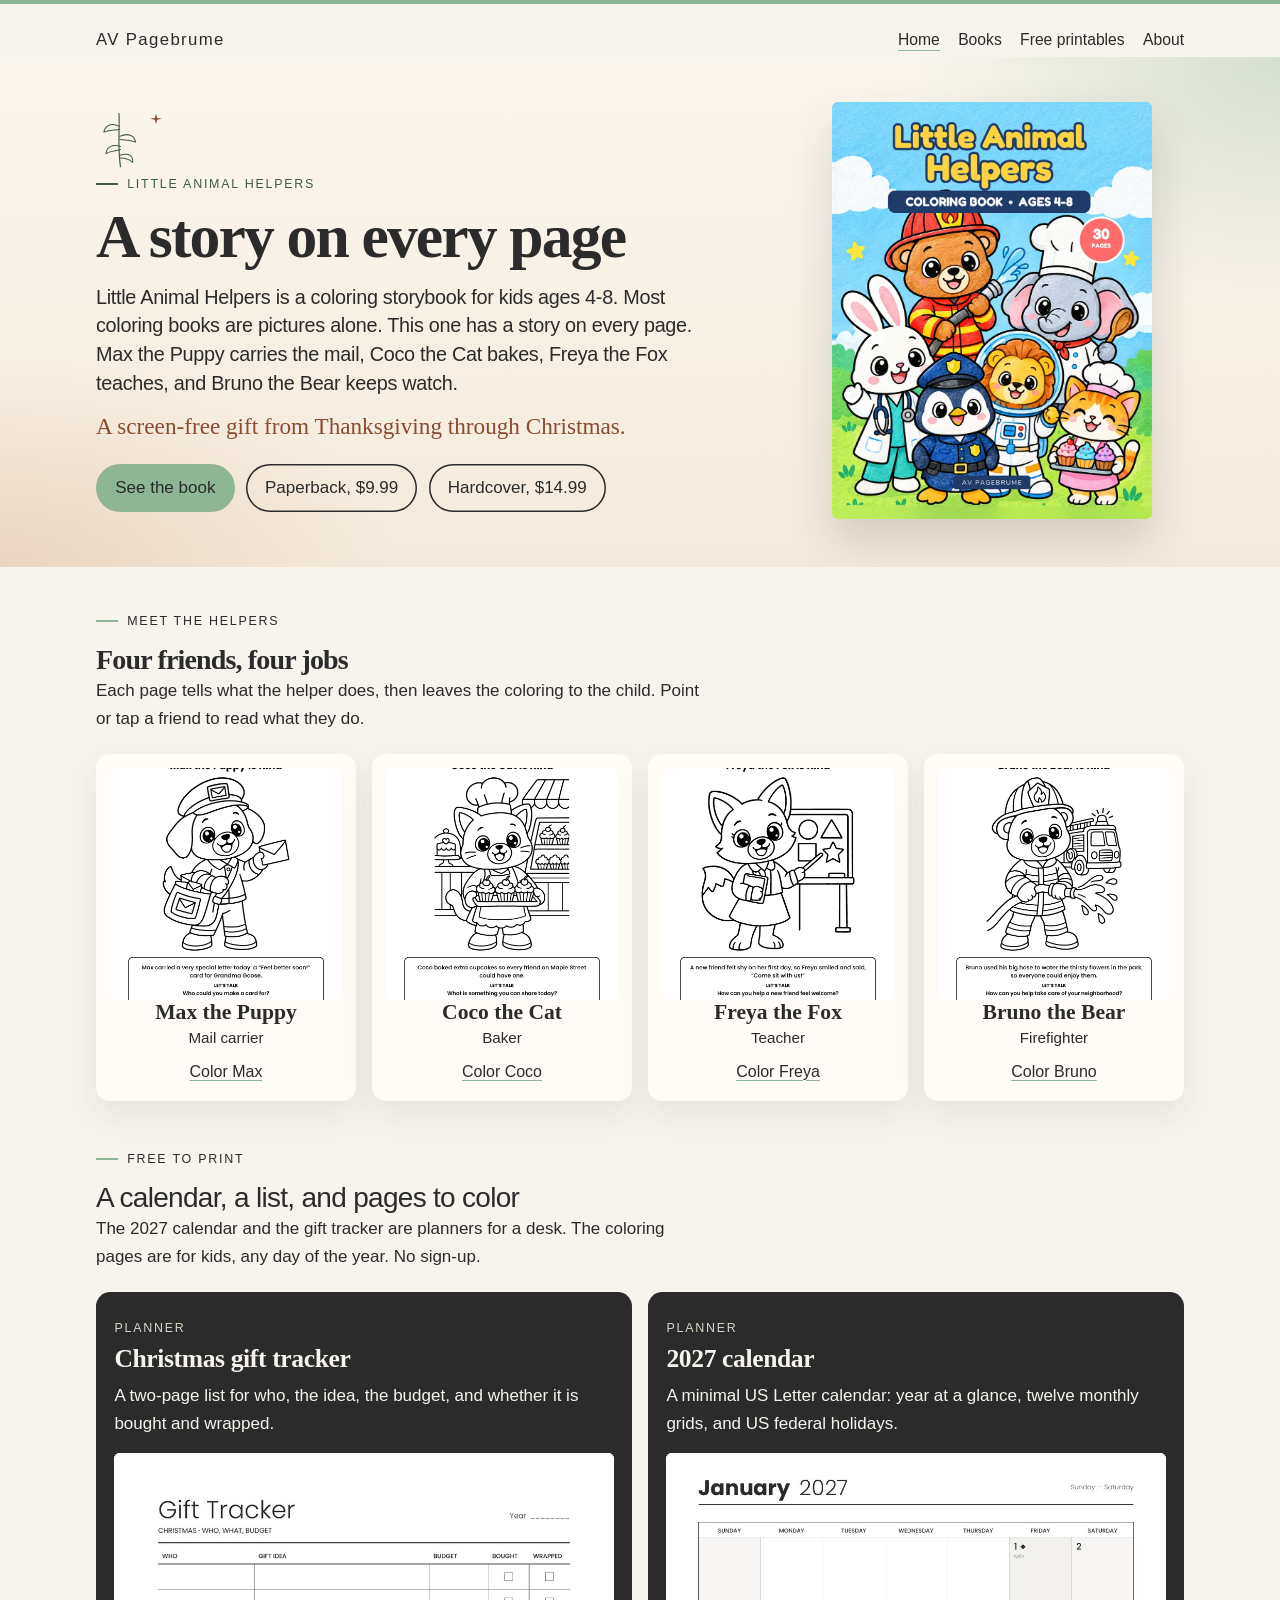
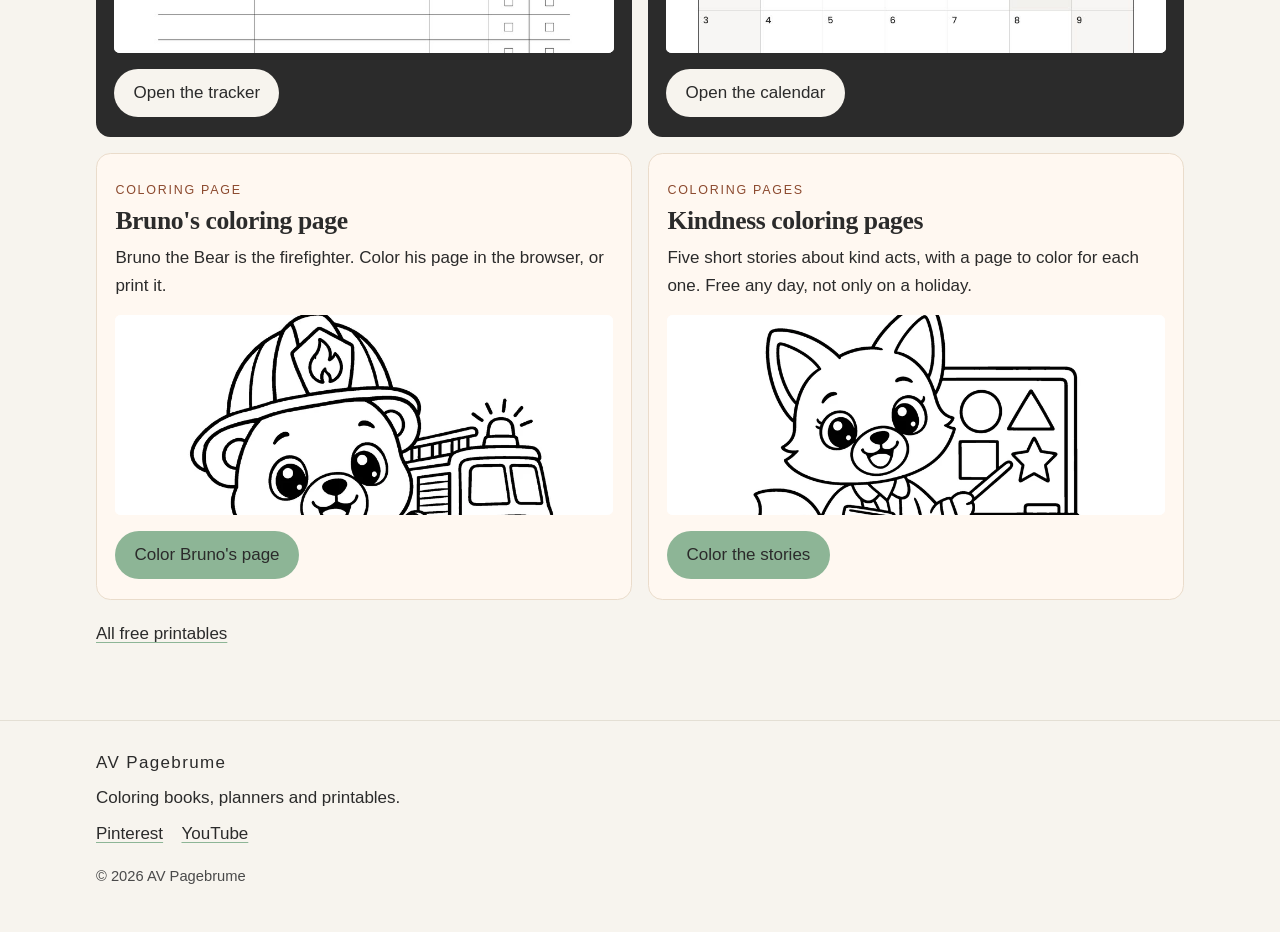
<file: index.html>
<!DOCTYPE html>
<html lang="en">
<head>
  <meta charset="utf-8">
  <meta name="viewport" content="width=device-width, initial-scale=1">
  <title>Little Animal Helpers — a coloring storybook | AV Pagebrume</title>
  <meta name="description" content="Little Animal Helpers is a coloring storybook for kids ages 4-8, with a story on every page. A screen-free gift from Thanksgiving through Christmas, from AV Pagebrume.">
  <link rel="canonical" href="https://vamsiankitha-sudo.github.io/avpagebrume/">
  <meta name="robots" content="index,follow,max-image-preview:large">
  <meta name="author" content="AV Pagebrume">
  <meta name="theme-color" content="#F4EADC">

  <meta property="og:site_name" content="AV Pagebrume">
  <meta property="og:type" content="website">
  <meta property="og:locale" content="en_US">
  <meta property="og:title" content="Little Animal Helpers — a coloring storybook | AV Pagebrume">
  <meta property="og:description" content="Little Animal Helpers is a coloring storybook for kids ages 4-8, with a story on every page. A screen-free gift from Thanksgiving through Christmas, from AV Pagebrume.">
  <meta property="og:url" content="https://vamsiankitha-sudo.github.io/avpagebrume/">
  <meta property="og:image" content="https://vamsiankitha-sudo.github.io/avpagebrume/assets/og.jpg">
  <meta property="og:image:width" content="1200">
  <meta property="og:image:height" content="630">
  <meta property="og:image:alt" content="AV Pagebrume logo: a pencil drawing a sage-green line that fades into mist, with the name AV Pagebrume.">

  <meta name="twitter:card" content="summary_large_image">
  <meta name="twitter:title" content="Little Animal Helpers — a coloring storybook | AV Pagebrume">
  <meta name="twitter:description" content="Little Animal Helpers is a coloring storybook for kids ages 4-8, with a story on every page. A screen-free gift from Thanksgiving through Christmas, from AV Pagebrume.">
  <meta name="twitter:image" content="https://vamsiankitha-sudo.github.io/avpagebrume/assets/og.jpg">
  <meta name="twitter:image:alt" content="AV Pagebrume logo: a pencil drawing a sage-green line that fades into mist, with the name AV Pagebrume.">

  <link rel="icon" href="favicon.ico" sizes="any">
  <link rel="icon" href="assets/favicon-32.png" type="image/png" sizes="32x32">
  <link rel="icon" href="assets/icon-192.png" type="image/png" sizes="192x192">
  <link rel="apple-touch-icon" href="apple-touch-icon.png">
  <link rel="preload" as="image" href="books/little-animal-helpers/cover.webp" type="image/webp">
  <link rel="stylesheet" href="css/styles.css">
  <script src="js/season.js"></script>

  <script type="application/ld+json">
  {
    "@context": "https://schema.org",
    "@graph": [
      {
        "@type": "Organization",
        "@id": "https://vamsiankitha-sudo.github.io/avpagebrume/#organization",
        "name": "AV Pagebrume",
        "url": "https://vamsiankitha-sudo.github.io/avpagebrume/",
        "description": "Coloring books, planners and printables from AV Pagebrume.",
        "logo": {
          "@type": "ImageObject",
          "url": "https://vamsiankitha-sudo.github.io/avpagebrume/assets/logo.png",
          "width": 640,
          "height": 640
        },
        "sameAs": [
          "https://in.pinterest.com/avpagebrume/",
          "https://www.youtube.com/@avpagebrume"
        ]
      },
      {
        "@type": "WebSite",
        "@id": "https://vamsiankitha-sudo.github.io/avpagebrume/#website",
        "url": "https://vamsiankitha-sudo.github.io/avpagebrume/",
        "name": "AV Pagebrume",
        "description": "Little Animal Helpers is a coloring storybook for kids ages 4-8, with a story on every page. Coloring books, planners and printables from AV Pagebrume.",
        "publisher": {
          "@id": "https://vamsiankitha-sudo.github.io/avpagebrume/#organization"
        }
      }
    ]
  }
  </script>
</head>
<body data-season-page="home">
  <a class="skip" href="#main">Skip to content</a>
  <header class="site-header">
    <div class="wrap header-inner">
      <a class="brand" href="./">AV Pagebrume</a>
      <nav class="nav" aria-label="Primary">
        <a href="./" aria-current="page">Home</a>
        <a href="books/little-animal-helpers/">Books</a>
        <a href="free-printables/">Free printables</a>
        <a href="about/">About</a>
      </nav>
    </div>
  </header>

  <main id="main">
    <!-- Seasonal block. Dates and swap-out copy live in js/season.js.
         Holiday window: 11 Nov 2026 through 26 Dec 2026 (Thanksgiving is 26 Nov).
         After Christmas, delete that window. This page then uses the everyday copy,
         and the line below stays hidden. -->
    <section class="season-hero" id="season" aria-labelledby="season-heading">
      <div class="wrap hero-layout">
        <div class="hero-copy">
          <div class="hero-ornament" aria-hidden="true">
            <svg class="motif-sprig" viewBox="0 0 64 86" width="46" height="62" focusable="false">
              <path d="M32 6 C33 28, 30 52, 34 80" fill="none" stroke="currentColor" stroke-width="1.6" stroke-linecap="round"></path>
              <path d="M33 24 C20 18, 12 24, 11 32 C20 28, 28 30, 33 28" fill="none" stroke="currentColor" stroke-width="1.4" stroke-linecap="round" stroke-linejoin="round"></path>
              <path d="M33 38 C46 32, 54 38, 55 46 C46 42, 38 44, 33 42" fill="none" stroke="currentColor" stroke-width="1.4" stroke-linecap="round" stroke-linejoin="round"></path>
              <path d="M34 52 C22 48, 14 54, 14 62 C22 57, 30 59, 34 56" fill="none" stroke="currentColor" stroke-width="1.4" stroke-linecap="round" stroke-linejoin="round"></path>
              <path d="M34 64 C46 60, 52 66, 51 74 C44 68, 38 68, 34 68" fill="none" stroke="currentColor" stroke-width="1.4" stroke-linecap="round" stroke-linejoin="round"></path>
            </svg>
            <svg class="motif-star" viewBox="0 0 24 24" width="16" height="16" focusable="false">
              <path d="M12 2.2 L13.7 9.1 L20.8 10.2 L13.7 11.5 L12 18.4 L10.3 11.5 L3.2 10.2 L10.3 9.1 Z" fill="currentColor"></path>
            </svg>
          </div>
          <p class="kicker" data-season-text="kicker">Little Animal Helpers</p>
          <h1 id="season-heading" class="season-title" data-season-text="title">A story on every page</h1>
          <p class="lede" data-season-text="lede">Little Animal Helpers is a coloring storybook for kids ages 4-8. Most coloring books are pictures alone. This one has a story on every page. Max the Puppy carries the mail, Coco the Cat bakes, Freya the Fox teaches, and Bruno the Bear keeps watch.</p>
          <p class="season-line" data-season-text="line">A screen-free gift from Thanksgiving through Christmas.</p>
          <div class="actions">
            <a class="button" href="books/little-animal-helpers/">See the book</a>
            <a class="button secondary" href="https://www.amazon.com/dp/B0HQTGMC9R" target="_blank" rel="noopener noreferrer">Paperback, $9.99<span class="visually-hidden"> on Amazon (opens in a new tab)</span></a>
            <a class="button secondary" href="https://www.amazon.com/dp/B0HQTN1P69" target="_blank" rel="noopener noreferrer">Hardcover, $14.99<span class="visually-hidden"> on Amazon (opens in a new tab)</span></a>
          </div>
        </div>
        <a class="hero-cover" href="books/little-animal-helpers/">
          <picture>
            <source srcset="books/little-animal-helpers/cover.webp" type="image/webp">
            <img src="books/little-animal-helpers/cover.jpg" alt="Cover of Little Animal Helpers: Coloring Book for Kids Ages 4-8. Bruno the firefighter bear, Coco the cat with cupcakes, an elephant chef, a lion astronaut, a rabbit in medical scrubs, and a penguin police officer. A badge says 30 pages. The cover includes the words AV Pagebrume." width="900" height="1173">
          </picture>
        </a>
      </div>
    </section>

    <section class="section cast-section wrap" id="helpers" aria-labelledby="helpers-heading">
      <p class="kicker">Meet the helpers</p>
      <h2 id="helpers-heading">Four friends, four jobs</h2>
      <p class="prose">Each page tells what the helper does, then leaves the coloring to the child. Point or tap a friend to read what they do.</p>
      <div class="helper-grid">
        <article class="helper">
          <button type="button" class="helper-toggle" aria-expanded="false" aria-controls="beat-max">
            <span class="helper-portrait">
              <picture>
                <source srcset="free-printables/world-kindness-day/max.webp" type="image/webp">
                <img src="free-printables/world-kindness-day/max.jpg" alt="" width="900" height="1165">
              </picture>
            </span>
            <span class="helper-name">Max the Puppy</span>
            <span class="helper-job">Mail carrier</span>
          </button>
          <p class="helper-beat" id="beat-max" data-beat="max">Max carries a letter that matters, and the page tells you why.</p>
          <a class="helper-color" href="free-printables/world-kindness-day/#max">Color Max</a>
        </article>
        <article class="helper">
          <button type="button" class="helper-toggle" aria-expanded="false" aria-controls="beat-coco">
            <span class="helper-portrait">
              <picture>
                <source srcset="free-printables/world-kindness-day/coco.webp" type="image/webp">
                <img src="free-printables/world-kindness-day/coco.jpg" alt="" width="900" height="1165">
              </picture>
            </span>
            <span class="helper-name">Coco the Cat</span>
            <span class="helper-job">Baker</span>
          </button>
          <p class="helper-beat" id="beat-coco" data-beat="coco">Coco bakes something sweet to share, and the page shows the kitchen.</p>
          <a class="helper-color" href="free-printables/world-kindness-day/#coco">Color Coco</a>
        </article>
        <article class="helper">
          <button type="button" class="helper-toggle" aria-expanded="false" aria-controls="beat-freya">
            <span class="helper-portrait">
              <picture>
                <source srcset="free-printables/world-kindness-day/freya.webp" type="image/webp">
                <img src="free-printables/world-kindness-day/freya.jpg" alt="" width="900" height="1165">
              </picture>
            </span>
            <span class="helper-name">Freya the Fox</span>
            <span class="helper-job">Teacher</span>
          </button>
          <p class="helper-beat" id="beat-freya" data-beat="freya">Freya keeps a seat for a new friend, and the page tells that story.</p>
          <a class="helper-color" href="free-printables/world-kindness-day/#freya">Color Freya</a>
        </article>
        <article class="helper">
          <button type="button" class="helper-toggle" aria-expanded="false" aria-controls="beat-bruno">
            <span class="helper-portrait">
              <picture>
                <source srcset="free-printables/world-kindness-day/bruno.webp" type="image/webp">
                <img src="free-printables/world-kindness-day/bruno.jpg" alt="" width="900" height="1165">
              </picture>
            </span>
            <span class="helper-name">Bruno the Bear</span>
            <span class="helper-job">Firefighter</span>
          </button>
          <p class="helper-beat" id="beat-bruno" data-beat="bruno">Bruno looks after the neighborhood, and the page shows how.</p>
          <a class="helper-color" href="free-printables/world-kindness-day/#bruno">Color Bruno</a>
        </article>
      </div>
    </section>

    <section class="section wrap home-print-section" id="printables" aria-labelledby="print-heading">
      <p class="kicker">Free to print</p>
      <h2 id="print-heading">A calendar, a list, and pages to color</h2>
      <p class="prose">The 2027 calendar and the gift tracker are planners for a desk. The coloring pages are for kids, any day of the year. No sign-up.</p>
      <div class="home-prints">
        <article class="home-print is-planner">
          <p class="home-print-kicker">Planner</p>
          <h3>Christmas gift tracker</h3>
          <p>A two-page list for who, the idea, the budget, and whether it is bought and wrapped.</p>
          <a href="free-printables/gift-tracker/">
            <img src="free-printables/gift-tracker/page-1.jpg" alt="Christmas gift tracker printable with columns for who, gift idea, budget, bought, and wrapped." width="900" height="1165">
          </a>
          <a class="button" href="free-printables/gift-tracker/">Open the tracker</a>
        </article>
        <article class="home-print is-planner">
          <p class="home-print-kicker">Planner</p>
          <h3>2027 calendar</h3>
          <p>A minimal US Letter calendar: year at a glance, twelve monthly grids, and US federal holidays.</p>
          <a href="free-printables/2027-calendar/">
            <img src="free-printables/2027-calendar/january.jpg" alt="January 2027 monthly calendar printable, Sunday through Saturday, with New Year's Day and Martin Luther King Jr. Day marked." width="935" height="1210">
          </a>
          <a class="button" href="free-printables/2027-calendar/">Open the calendar</a>
        </article>
        <article class="home-print is-story">
          <p class="home-print-kicker">Coloring page</p>
          <h3>Bruno's coloring page</h3>
          <p>Bruno the Bear is the firefighter. Color his page in the browser, or print it.</p>
          <a href="free-printables/bruno/">
            <picture>
              <source srcset="free-printables/bruno.webp" type="image/webp">
              <img src="free-printables/bruno.jpg" alt="Line drawing of Bruno the firefighter bear holding a hose beside a fire truck." width="900" height="1165">
            </picture>
          </a>
          <a class="button" href="free-printables/bruno/">Color Bruno's page</a>
        </article>
        <article class="home-print is-story">
          <p class="home-print-kicker">Coloring pages</p>
          <h3>Kindness coloring pages</h3>
          <p>Five short stories about kind acts, with a page to color for each one. Free any day, not only on a holiday.</p>
          <a href="free-printables/world-kindness-day/">
            <picture>
              <source srcset="free-printables/world-kindness-day/freya.webp" type="image/webp">
              <img src="free-printables/world-kindness-day/freya.jpg" alt="Coloring page of Freya the fox, a teacher holding a book, from the kindness story set." width="900" height="1165">
            </picture>
          </a>
          <a class="button" href="free-printables/world-kindness-day/">Color the stories</a>
        </article>
      </div>
      <p class="more-link"><a href="free-printables/">All free printables</a></p>
    </section>
  </main>

  <footer class="site-footer">
    <div class="wrap">
      <p class="footer-brand">AV Pagebrume</p>
      <p>Coloring books, planners and printables.</p>
      <ul class="social">
        <li><a href="https://in.pinterest.com/avpagebrume/" target="_blank" rel="noopener noreferrer">Pinterest<span class="visually-hidden"> (opens in a new tab)</span></a></li>
        <li><a href="https://www.youtube.com/@avpagebrume" target="_blank" rel="noopener noreferrer">YouTube<span class="visually-hidden"> (opens in a new tab)</span></a></li>
      </ul>
      <p class="fine">© 2026 AV Pagebrume</p>
    </div>
  </footer>
</body>
</html>
</file>
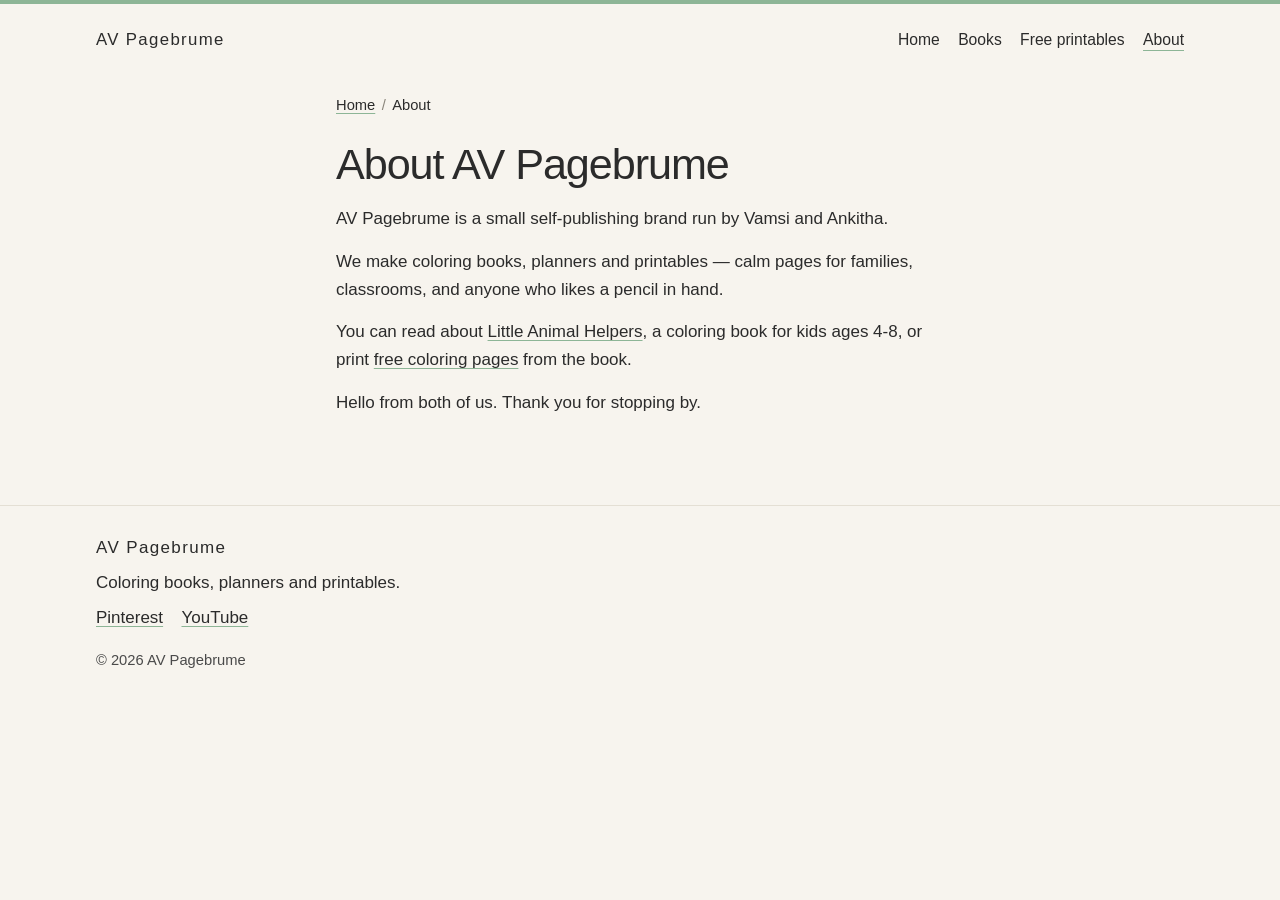
<file: about/index.html>
<!DOCTYPE html>
<html lang="en">
<head>
  <meta charset="utf-8">
  <meta name="viewport" content="width=device-width, initial-scale=1">
  <title>About AV Pagebrume</title>
  <meta name="description" content="AV Pagebrume is a small self-publishing brand run by Vamsi and Ankitha. Coloring books, planners and printables.">
  <link rel="canonical" href="https://vamsiankitha-sudo.github.io/avpagebrume/about/">
  <meta name="robots" content="index,follow,max-image-preview:large">
  <meta name="author" content="AV Pagebrume">
  <meta name="theme-color" content="#F7F4EE">

  <meta property="og:site_name" content="AV Pagebrume">
  <meta property="og:type" content="website">
  <meta property="og:locale" content="en_US">
  <meta property="og:title" content="About AV Pagebrume">
  <meta property="og:description" content="AV Pagebrume is a small self-publishing brand run by Vamsi and Ankitha.">
  <meta property="og:url" content="https://vamsiankitha-sudo.github.io/avpagebrume/about/">
  <meta property="og:image" content="https://vamsiankitha-sudo.github.io/avpagebrume/assets/og.jpg">
  <meta property="og:image:width" content="1200">
  <meta property="og:image:height" content="630">
  <meta property="og:image:alt" content="AV Pagebrume logo: a pencil drawing a sage-green line that fades into mist.">

  <meta name="twitter:card" content="summary_large_image">
  <meta name="twitter:title" content="About AV Pagebrume">
  <meta name="twitter:description" content="AV Pagebrume is a small self-publishing brand run by Vamsi and Ankitha.">
  <meta name="twitter:image" content="https://vamsiankitha-sudo.github.io/avpagebrume/assets/og.jpg">
  <meta name="twitter:image:alt" content="AV Pagebrume logo: a pencil drawing a sage-green line that fades into mist.">

  <link rel="icon" href="../favicon.ico" sizes="any">
  <link rel="icon" href="../assets/favicon-32.png" type="image/png" sizes="32x32">
  <link rel="icon" href="../assets/icon-192.png" type="image/png" sizes="192x192">
  <link rel="apple-touch-icon" href="../apple-touch-icon.png">
  <link rel="stylesheet" href="../css/styles.css">

  <script type="application/ld+json">
  {
    "@context": "https://schema.org",
    "@graph": [
      {
        "@type": "BreadcrumbList",
        "itemListElement": [
          {
            "@type": "ListItem",
            "position": 1,
            "name": "Home",
            "item": "https://vamsiankitha-sudo.github.io/avpagebrume/"
          },
          {
            "@type": "ListItem",
            "position": 2,
            "name": "About",
            "item": "https://vamsiankitha-sudo.github.io/avpagebrume/about/"
          }
        ]
      },
      {
        "@type": "AboutPage",
        "name": "About AV Pagebrume",
        "url": "https://vamsiankitha-sudo.github.io/avpagebrume/about/",
        "description": "AV Pagebrume is a small self-publishing brand run by Vamsi and Ankitha.",
        "about": {
          "@type": "Organization",
          "name": "AV Pagebrume",
          "url": "https://vamsiankitha-sudo.github.io/avpagebrume/"
        }
      }
    ]
  }
  </script>
</head>
<body>
  <a class="skip" href="#main">Skip to content</a>
  <header class="site-header">
    <div class="wrap header-inner">
      <a class="brand" href="../">AV Pagebrume</a>
      <nav class="nav" aria-label="Primary">
        <a href="../">Home</a>
        <a href="../books/little-animal-helpers/">Books</a>
        <a href="../free-printables/">Free printables</a>
        <a href="./" aria-current="page">About</a>
      </nav>
    </div>
  </header>

  <main id="main" class="page">
    <article class="wrap prose">
      <nav class="crumbs" aria-label="Breadcrumb">
        <ol>
          <li><a href="../">Home</a></li>
          <li aria-current="page">About</li>
        </ol>
      </nav>
      <h1>About AV Pagebrume</h1>
      <p>AV Pagebrume is a small self-publishing brand run by Vamsi and Ankitha.</p>
      <p>We make coloring books, planners and printables — calm pages for families, classrooms, and anyone who likes a pencil in hand.</p>
      <p>You can read about <a href="../books/little-animal-helpers/">Little Animal Helpers</a>, a coloring book for kids ages 4-8, or print <a href="../free-printables/">free coloring pages</a> from the book.</p>
      <p>Hello from both of us. Thank you for stopping by.</p>
    </article>
  </main>

  <footer class="site-footer">
    <div class="wrap">
      <p class="footer-brand">AV Pagebrume</p>
      <p>Coloring books, planners and printables.</p>
      <ul class="social">
        <li><a href="https://in.pinterest.com/avpagebrume/" target="_blank" rel="noopener noreferrer">Pinterest<span class="visually-hidden"> (opens in a new tab)</span></a></li>
        <li><a href="https://www.youtube.com/@avpagebrume" target="_blank" rel="noopener noreferrer">YouTube<span class="visually-hidden"> (opens in a new tab)</span></a></li>
      </ul>
      <p class="fine">© 2026 AV Pagebrume</p>
    </div>
  </footer>
</body>
</html>
</file>
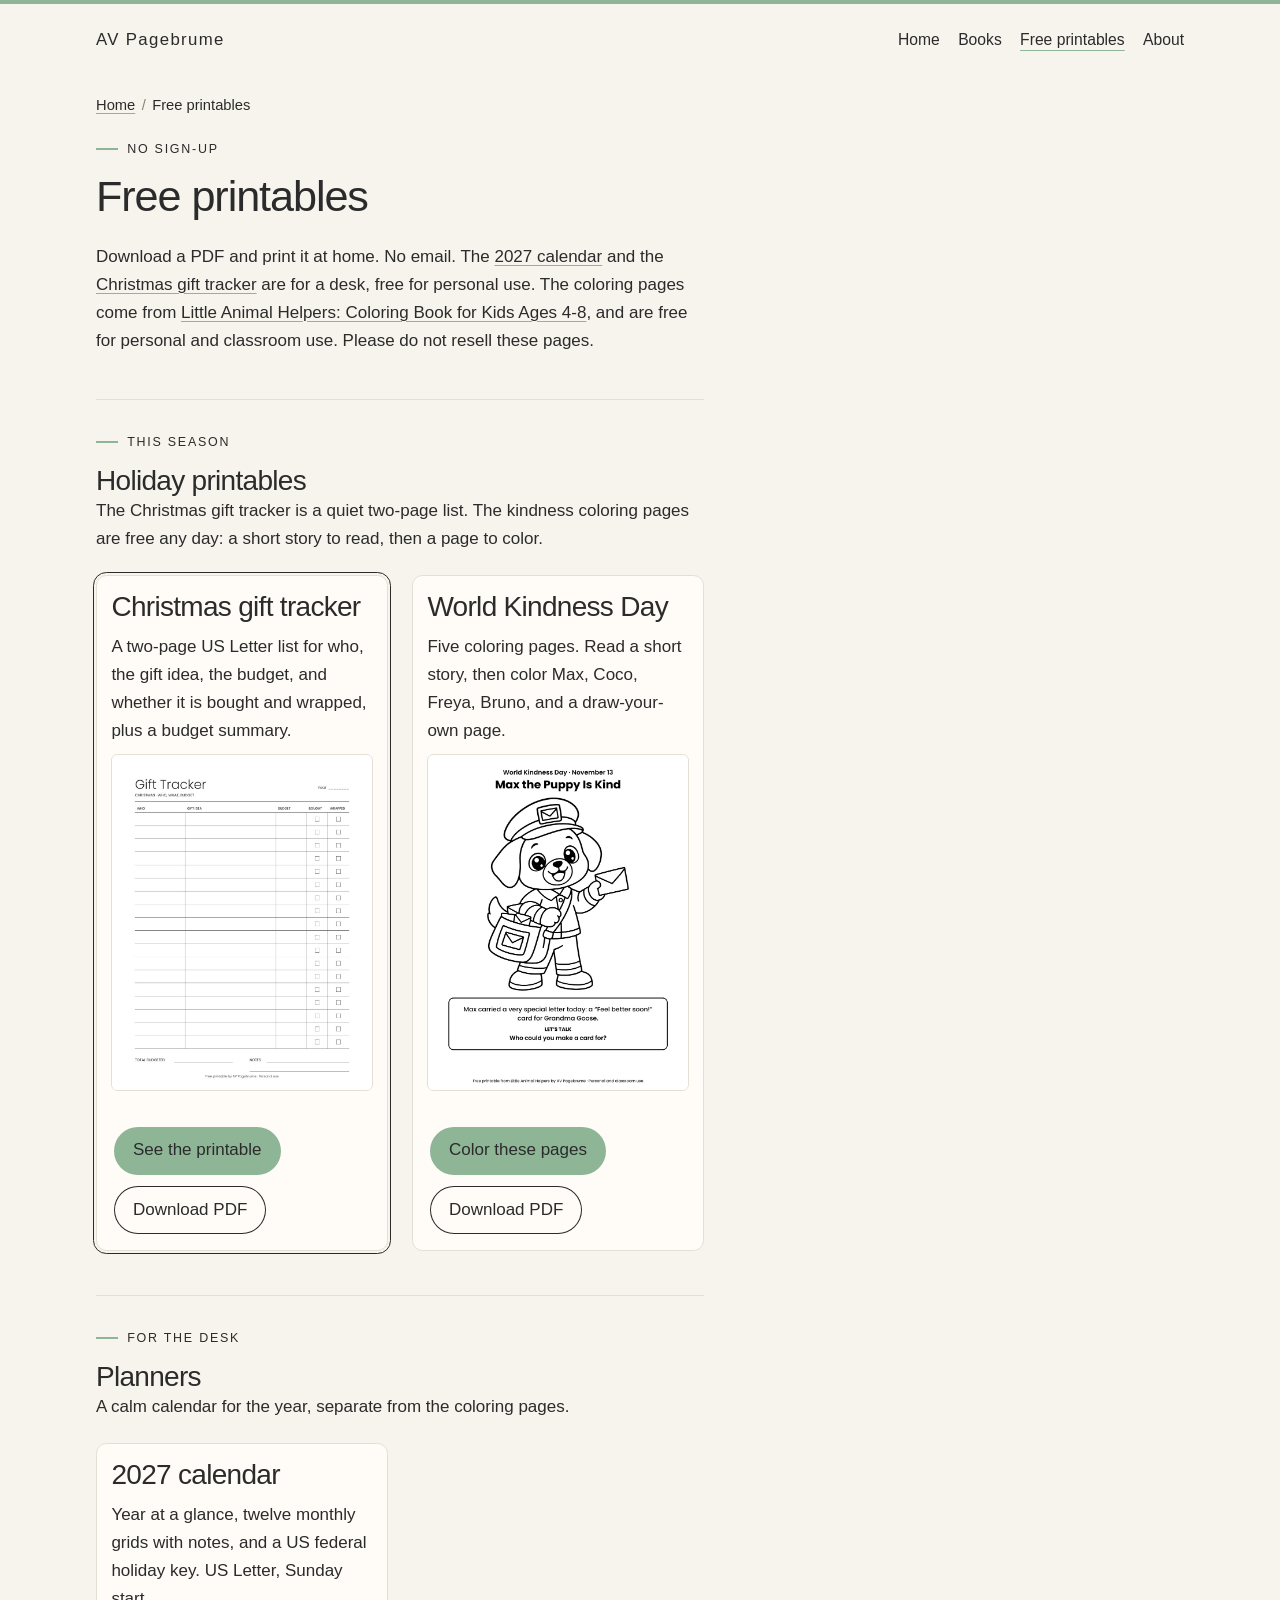
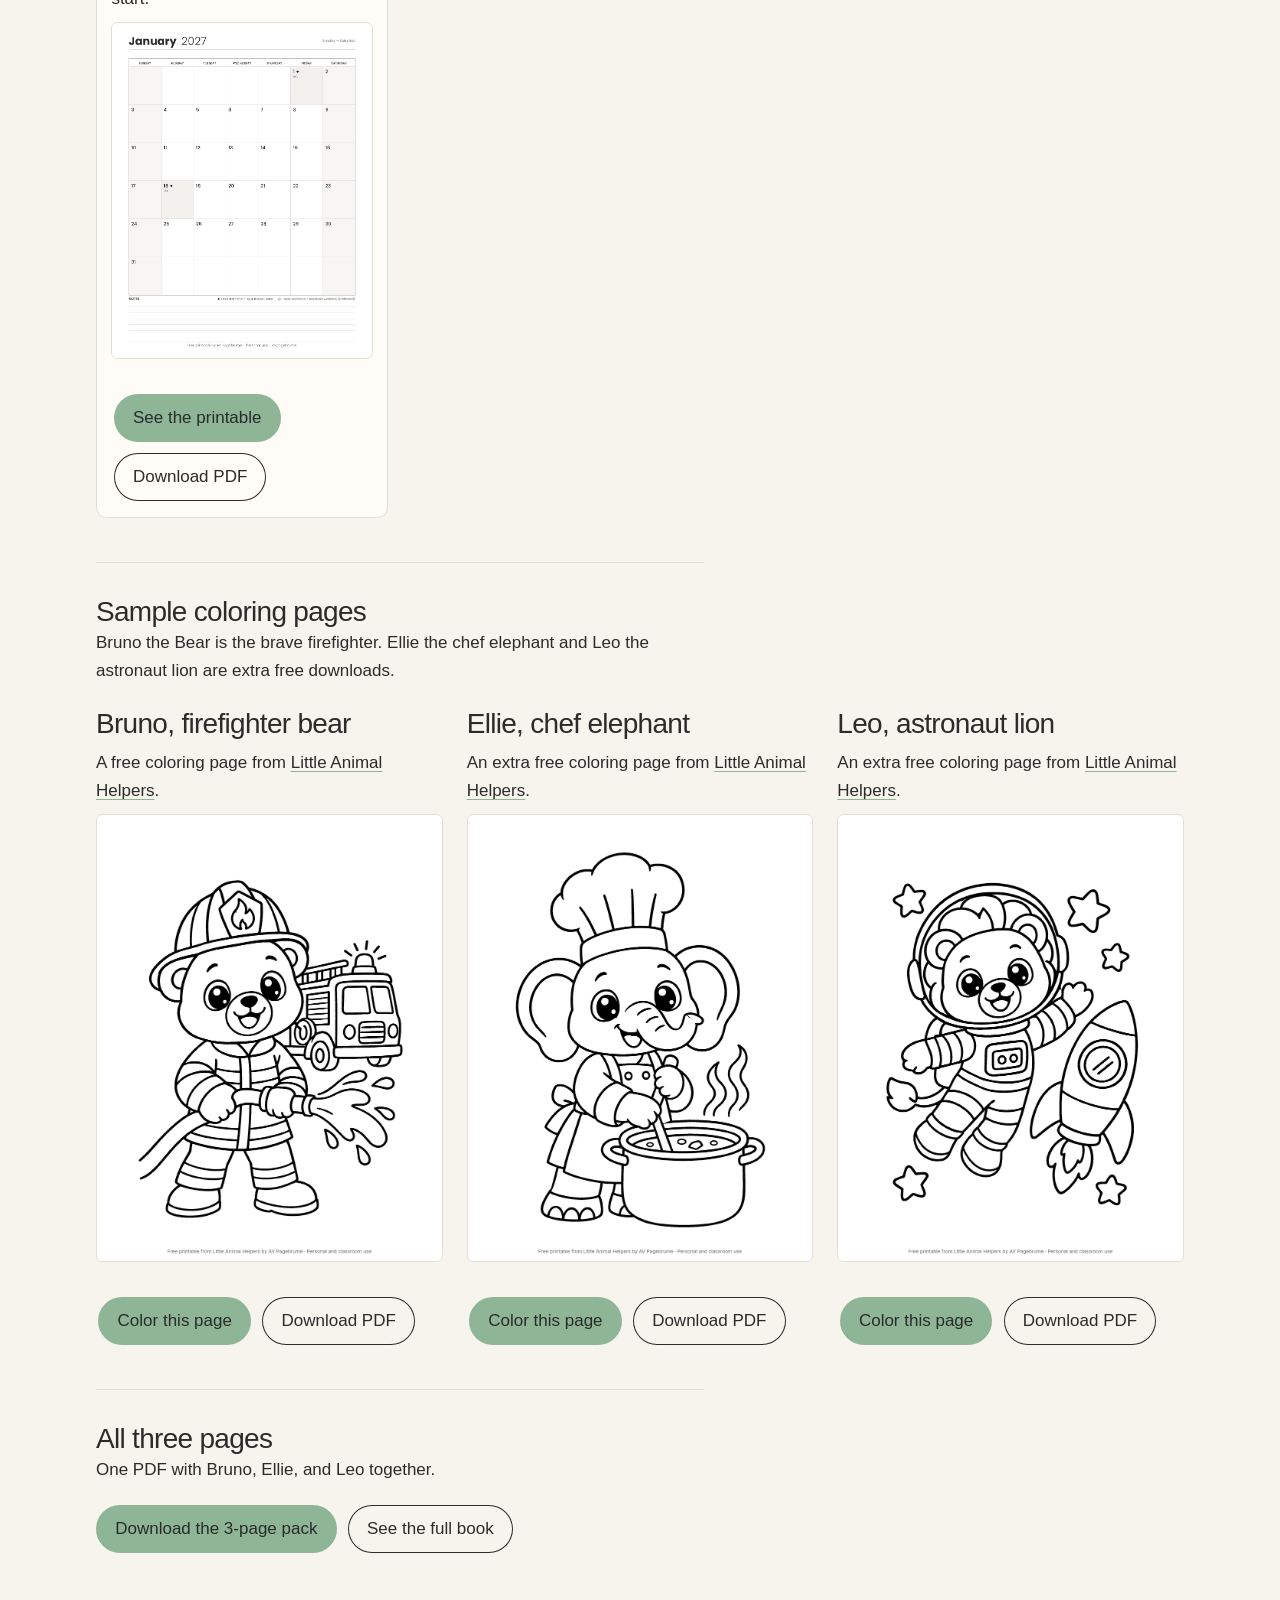
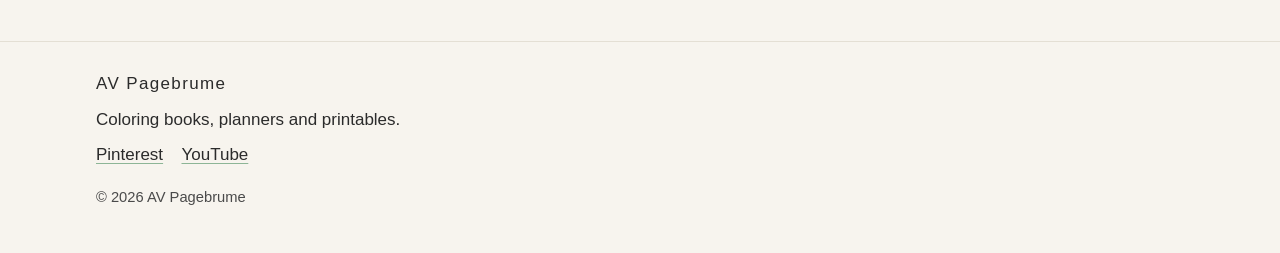
<file: free-printables/index.html>
<!DOCTYPE html>
<html lang="en">
<head>
  <meta charset="utf-8">
  <meta name="viewport" content="width=device-width, initial-scale=1">
  <title>Free Printables — Coloring Pages | AV Pagebrume</title>
  <meta name="description" content="Free printables from AV Pagebrume: a 2027 calendar, a Christmas gift tracker, and coloring pages from Little Animal Helpers. No sign-up.">
  <link rel="canonical" href="https://vamsiankitha-sudo.github.io/avpagebrume/free-printables/">
  <meta name="robots" content="index,follow,max-image-preview:large">
  <meta name="author" content="AV Pagebrume">
  <meta name="theme-color" content="#F7F4EE">

  <meta property="og:site_name" content="AV Pagebrume">
  <meta property="og:type" content="website">
  <meta property="og:locale" content="en_US">
  <meta property="og:title" content="Free printables from AV Pagebrume">
  <meta property="og:description" content="Free printables from AV Pagebrume: a 2027 calendar, a Christmas gift tracker, and coloring pages from Little Animal Helpers. No sign-up.">
  <meta property="og:url" content="https://vamsiankitha-sudo.github.io/avpagebrume/free-printables/">
  <meta property="og:image" content="https://vamsiankitha-sudo.github.io/avpagebrume/free-printables/bruno.jpg">
  <meta property="og:image:width" content="900">
  <meta property="og:image:height" content="1165">
  <meta property="og:image:alt" content="Coloring page of Bruno, a bear firefighter holding a hose beside a fire truck, from Little Animal Helpers.">

  <meta name="twitter:card" content="summary_large_image">
  <meta name="twitter:title" content="Free printables from AV Pagebrume">
  <meta name="twitter:description" content="Free printables from AV Pagebrume: a 2027 calendar, a Christmas gift tracker, and coloring pages from Little Animal Helpers. No sign-up.">
  <meta name="twitter:image" content="https://vamsiankitha-sudo.github.io/avpagebrume/free-printables/bruno.jpg">
  <meta name="twitter:image:alt" content="Coloring page of Bruno, a bear firefighter holding a hose beside a fire truck, from Little Animal Helpers.">

  <link rel="icon" href="../favicon.ico" sizes="any">
  <link rel="icon" href="../assets/favicon-32.png" type="image/png" sizes="32x32">
  <link rel="icon" href="../assets/icon-192.png" type="image/png" sizes="192x192">
  <link rel="apple-touch-icon" href="../apple-touch-icon.png">
  <link rel="stylesheet" href="../css/styles.css">
  <script src="../js/season.js"></script>

  <script type="application/ld+json">
  {
    "@context": "https://schema.org",
    "@graph": [
      {
        "@type": "BreadcrumbList",
        "itemListElement": [
          {
            "@type": "ListItem",
            "position": 1,
            "name": "Home",
            "item": "https://vamsiankitha-sudo.github.io/avpagebrume/"
          },
          {
            "@type": "ListItem",
            "position": 2,
            "name": "Free printables",
            "item": "https://vamsiankitha-sudo.github.io/avpagebrume/free-printables/"
          }
        ]
      },
      {
        "@type": "ItemList",
        "name": "Free printables from AV Pagebrume",
        "itemListOrder": "https://schema.org/ItemListOrderAscending",
        "numberOfItems": 6,
        "itemListElement": [
          {
            "@type": "ListItem",
            "position": 1,
            "name": "Bruno the firefighter bear coloring page",
            "url": "https://vamsiankitha-sudo.github.io/avpagebrume/free-printables/bruno-firefighter-bear.pdf"
          },
          {
            "@type": "ListItem",
            "position": 2,
            "name": "Ellie the chef elephant coloring page",
            "url": "https://vamsiankitha-sudo.github.io/avpagebrume/free-printables/ellie-chef-elephant.pdf"
          },
          {
            "@type": "ListItem",
            "position": 3,
            "name": "Leo the astronaut lion coloring page",
            "url": "https://vamsiankitha-sudo.github.io/avpagebrume/free-printables/leo-astronaut-lion.pdf"
          },
          {
            "@type": "ListItem",
            "position": 4,
            "name": "World Kindness Day coloring pages",
            "url": "https://vamsiankitha-sudo.github.io/avpagebrume/free-printables/world-kindness-day/world-kindness-day-coloring-pages-little-animal-helpers.pdf"
          },
          {
            "@type": "ListItem",
            "position": 5,
            "name": "Christmas gift tracker",
            "url": "https://vamsiankitha-sudo.github.io/avpagebrume/free-printables/gift-tracker/christmas-gift-tracker-printable-av-pagebrume.pdf"
          },
          {
            "@type": "ListItem",
            "position": 6,
            "name": "2027 minimal calendar printable",
            "url": "https://vamsiankitha-sudo.github.io/avpagebrume/free-printables/2027-calendar/2027-minimal-calendar-letter-sunday-av-pagebrume.pdf"
          }
        ]
      }
    ]
  }
  </script>
</head>
<body>
  <a class="skip" href="#main">Skip to content</a>
  <header class="site-header">
    <div class="wrap header-inner">
      <a class="brand" href="../">AV Pagebrume</a>
      <nav class="nav" aria-label="Primary">
        <a href="../">Home</a>
        <a href="../books/little-animal-helpers/">Books</a>
        <a href="./" aria-current="page">Free printables</a>
        <a href="../about/">About</a>
      </nav>
    </div>
  </header>

  <main id="main" class="page">
    <div class="wrap">
      <nav class="crumbs" aria-label="Breadcrumb">
        <ol>
          <li><a href="../">Home</a></li>
          <li aria-current="page">Free printables</li>
        </ol>
      </nav>

      <p class="kicker">No sign-up</p>
      <h1>Free printables</h1>
      <div class="prose note">
        <p>Download a PDF and print it at home. No email. The <a href="2027-calendar/">2027 calendar</a> and the <a href="gift-tracker/">Christmas gift tracker</a> are for a desk, free for personal use. The coloring pages come from <a href="../books/little-animal-helpers/">Little Animal Helpers: Coloring Book for Kids Ages 4-8</a>, and are free for personal and classroom use. Please do not resell these pages.</p>
      </div>

      <section class="pack" aria-labelledby="season-print-heading">
        <p class="kicker" data-season-text="print-kicker">This season</p>
        <h2 id="season-print-heading" data-season-text="print-title">Holiday printables</h2>
        <p class="prose" data-season-text="print-copy">The Christmas gift tracker is a quiet two-page list. The kindness coloring pages are free any day: a short story to read, then a page to color.</p>
        <div class="print-grid pair invite-grid">
        <article class="invite-card" data-season-card="kindness">
          <h2>World Kindness Day</h2>
          <p>Five coloring pages. Read a short story, then color Max, Coco, Freya, Bruno, and a draw-your-own page.</p>
          <figure>
            <a href="world-kindness-day/">
              <picture>
                <source srcset="world-kindness-day/max.webp" type="image/webp">
                <img class="sheet" src="world-kindness-day/max.jpg" alt="Coloring page of Max the puppy, a mail carrier holding a letter and a mail bag, from the World Kindness Day set." width="900" height="1165">
              </picture>
            </a>
            <figcaption class="card-copy">
              <div class="actions">
                <a class="button" href="world-kindness-day/">Color these pages</a>
                <a class="button secondary" href="world-kindness-day/world-kindness-day-coloring-pages-little-animal-helpers.pdf" download="World-Kindness-Day-Little-Animal-Helpers.pdf">Download PDF</a>
              </div>
            </figcaption>
          </figure>
        </article>

        <article class="invite-card is-lead" data-season-card="gifts">
          <h2>Christmas gift tracker</h2>
          <p>A two-page US Letter list for who, the gift idea, the budget, and whether it is bought and wrapped, plus a budget summary.</p>
          <figure>
            <a href="gift-tracker/">
              <img class="sheet" src="gift-tracker/page-1.jpg" alt="Christmas gift tracker printable with columns for who, gift idea, budget, bought, and wrapped." width="900" height="1165">
            </a>
            <figcaption class="card-copy">
              <div class="actions">
                <a class="button" href="gift-tracker/">See the printable</a>
                <a class="button secondary" href="gift-tracker/christmas-gift-tracker-printable-av-pagebrume.pdf" download="Christmas-gift-tracker-AV-Pagebrume.pdf">Download PDF</a>
              </div>
            </figcaption>
          </figure>
        </article>
        </div>
      </section>

      <section class="pack" aria-labelledby="planner-heading">
        <p class="kicker">For the desk</p>
        <h2 id="planner-heading">Planners</h2>
        <p>A calm calendar for the year, separate from the coloring pages.</p>
        <div class="print-grid pair invite-grid">
          <article class="invite-card">
            <h2>2027 calendar</h2>
            <p>Year at a glance, twelve monthly grids with notes, and a US federal holiday key. US Letter, Sunday start.</p>
            <figure>
              <a href="2027-calendar/">
                <img class="sheet" src="2027-calendar/january.jpg" alt="January 2027 monthly calendar printable, Sunday through Saturday, with New Year's Day and Martin Luther King Jr. Day marked." width="935" height="1210">
              </a>
              <figcaption class="card-copy">
                <div class="actions">
                  <a class="button" href="2027-calendar/">See the printable</a>
                  <a class="button secondary" href="2027-calendar/2027-minimal-calendar-letter-sunday-av-pagebrume.pdf" download="2027-minimal-calendar-AV-Pagebrume.pdf">Download PDF</a>
                </div>
              </figcaption>
            </figure>
          </article>
        </div>
      </section>

      <section class="pack" aria-labelledby="samples-heading">
        <h2 id="samples-heading">Sample coloring pages</h2>
        <p>Bruno the Bear is the brave firefighter. Ellie the chef elephant and Leo the astronaut lion are extra free downloads.</p>
      </section>

      <div class="print-grid">
        <article class="card-lift">
          <h2>Bruno, firefighter bear</h2>
          <p>A free coloring page from <a href="../books/little-animal-helpers/">Little Animal Helpers</a>.</p>
          <figure>
            <a href="bruno/">
              <picture>
                <source srcset="bruno.webp" type="image/webp">
                <img class="sheet" src="bruno.jpg" alt="Coloring page of Bruno, a smiling bear in firefighter gear and a helmet, holding a hose next to a fire truck. Free printable from Little Animal Helpers." width="900" height="1165">
              </picture>
            </a>
            <figcaption class="card-copy">
              <div class="actions">
                <a class="button" href="bruno/">Color this page</a>
                <a class="button secondary" href="bruno-firefighter-bear.pdf" download="Bruno-firefighter-bear-coloring-page.pdf">Download PDF</a>
              </div>
            </figcaption>
          </figure>
        </article>

        <article class="card-lift">
          <h2>Ellie, chef elephant</h2>
          <p>An extra free coloring page from <a href="../books/little-animal-helpers/">Little Animal Helpers</a>.</p>
          <figure>
            <a href="ellie/">
              <picture>
                <source srcset="ellie.webp" type="image/webp">
                <img class="sheet" src="ellie.jpg" alt="Coloring page of Ellie, an elephant chef in a tall hat and apron, stirring a large pot. Free printable from Little Animal Helpers." width="900" height="1165">
              </picture>
            </a>
            <figcaption class="card-copy">
              <div class="actions">
                <a class="button" href="ellie/">Color this page</a>
                <a class="button secondary" href="ellie-chef-elephant.pdf" download="Ellie-chef-elephant-coloring-page.pdf">Download PDF</a>
              </div>
            </figcaption>
          </figure>
        </article>

        <article class="card-lift">
          <h2>Leo, astronaut lion</h2>
          <p>An extra free coloring page from <a href="../books/little-animal-helpers/">Little Animal Helpers</a>.</p>
          <figure>
            <a href="leo/">
              <picture>
                <source srcset="leo.webp" type="image/webp">
                <img class="sheet" src="leo.jpg" alt="Coloring page of Leo, a lion astronaut in a space suit, floating beside a rocket and stars. Free printable from Little Animal Helpers." width="900" height="1165">
              </picture>
            </a>
            <figcaption class="card-copy">
              <div class="actions">
                <a class="button" href="leo/">Color this page</a>
                <a class="button secondary" href="leo-astronaut-lion.pdf" download="Leo-astronaut-lion-coloring-page.pdf">Download PDF</a>
              </div>
            </figcaption>
          </figure>
        </article>
      </div>

      <section class="pack" aria-labelledby="pack-heading">
        <h2 id="pack-heading">All three pages</h2>
        <p>One PDF with Bruno, Ellie, and Leo together.</p>
        <div class="actions">
          <a class="button" href="little-animal-helpers-free-coloring-pages.pdf" download="Little-Animal-Helpers-free-coloring-pages.pdf">Download the 3-page pack</a>
          <a class="button secondary" href="../books/little-animal-helpers/">See the full book</a>
        </div>
      </section>

    </div>
  </main>

  <footer class="site-footer">
    <div class="wrap">
      <p class="footer-brand">AV Pagebrume</p>
      <p>Coloring books, planners and printables.</p>
      <ul class="social">
        <li><a href="https://in.pinterest.com/avpagebrume/" target="_blank" rel="noopener noreferrer">Pinterest<span class="visually-hidden"> (opens in a new tab)</span></a></li>
        <li><a href="https://www.youtube.com/@avpagebrume" target="_blank" rel="noopener noreferrer">YouTube<span class="visually-hidden"> (opens in a new tab)</span></a></li>
      </ul>
      <p class="fine">© 2026 AV Pagebrume</p>
    </div>
  </footer>
</body>
</html>
</file>
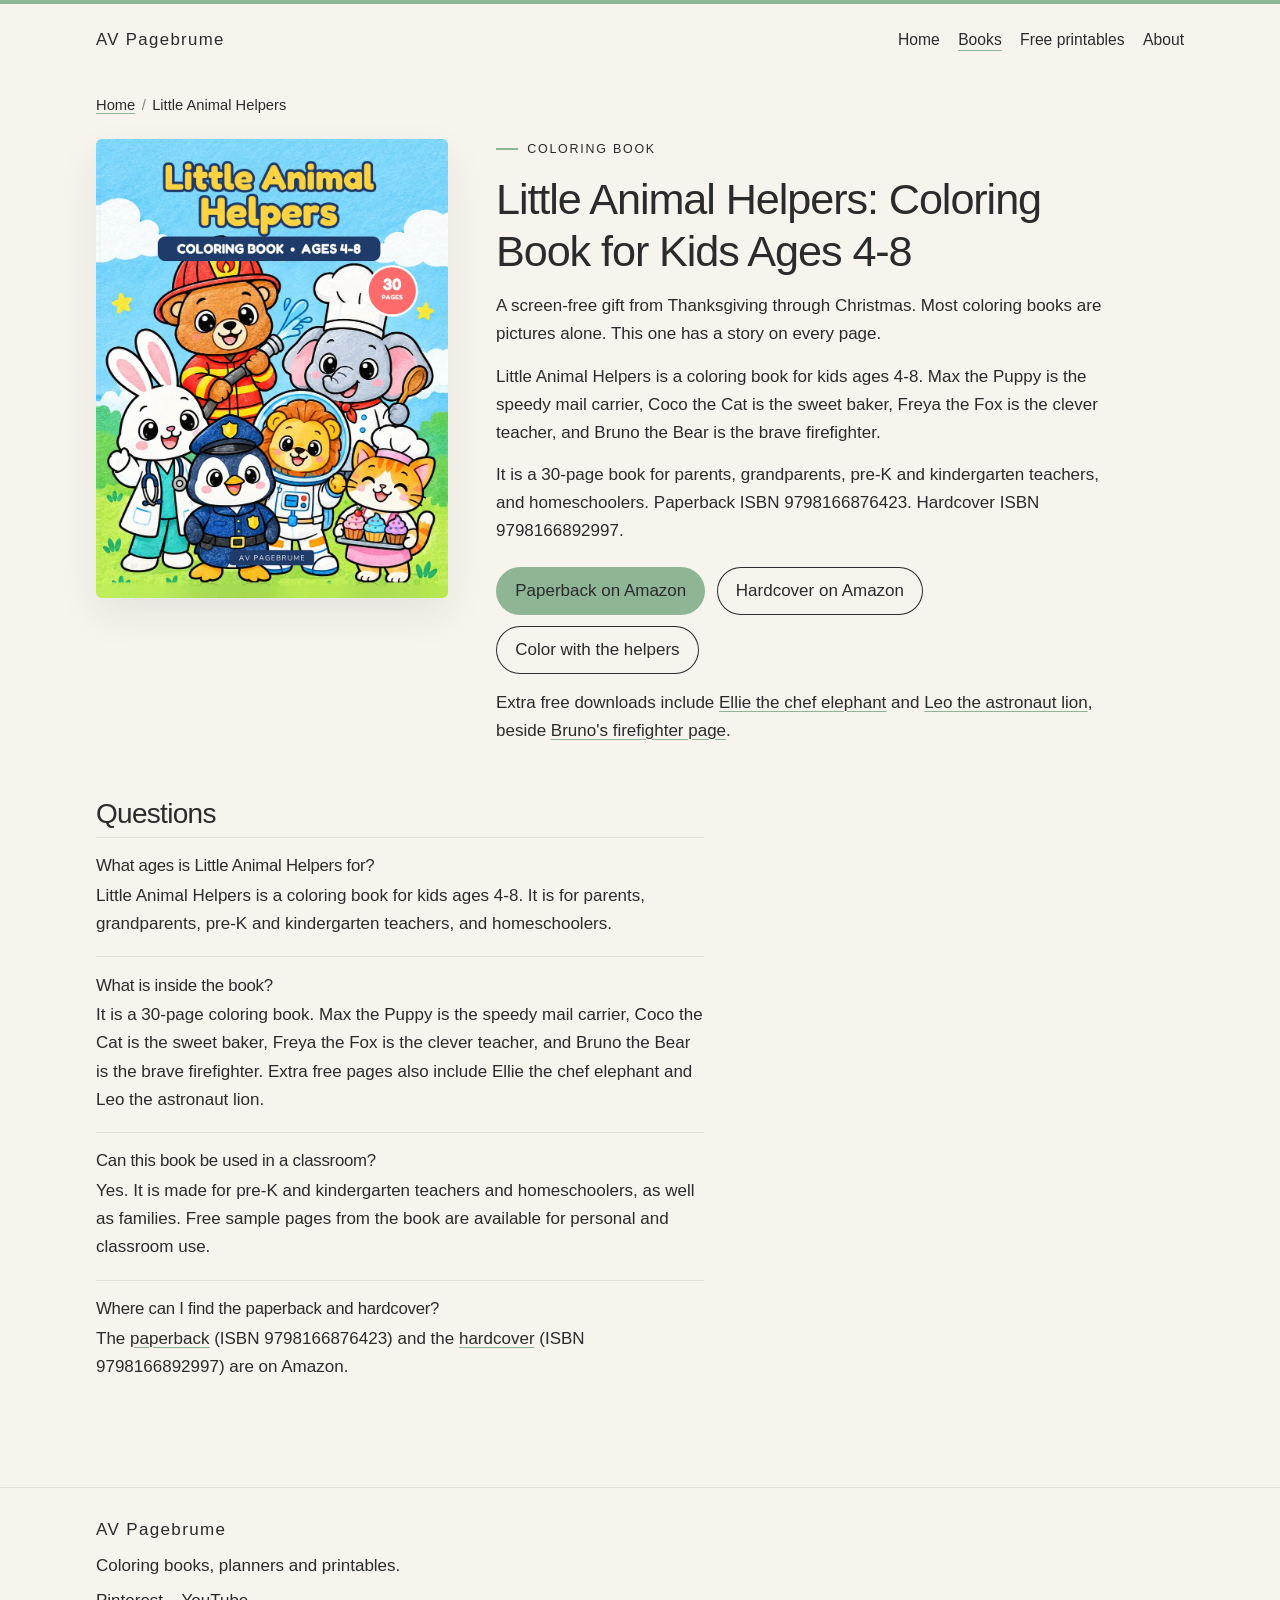
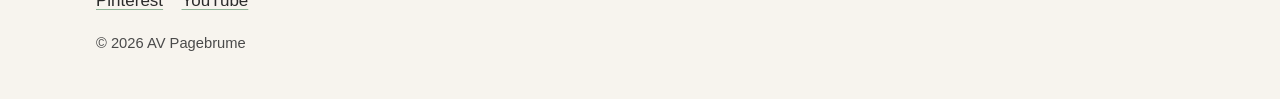
<file: books/little-animal-helpers/index.html>
<!DOCTYPE html>
<html lang="en">
<head>
  <meta charset="utf-8">
  <meta name="viewport" content="width=device-width, initial-scale=1">
  <title>Little Animal Helpers — Coloring Book for Kids Ages 4-8 | AV Pagebrume</title>
  <meta name="description" content="Little Animal Helpers is a coloring book for kids ages 4-8. Max the Puppy, Coco the Cat, Freya the Fox, and Bruno the Bear do helper jobs. Find it on Amazon, plus free pages to color.">
  <link rel="canonical" href="https://vamsiankitha-sudo.github.io/avpagebrume/books/little-animal-helpers/">
  <meta name="robots" content="index,follow,max-image-preview:large">
  <meta name="author" content="AV Pagebrume">
  <meta name="theme-color" content="#F7F4EE">

  <meta property="og:site_name" content="AV Pagebrume">
  <meta property="og:type" content="book">
  <meta property="og:locale" content="en_US">
  <meta property="og:title" content="Little Animal Helpers — Coloring Book for Kids Ages 4-8">
  <meta property="og:description" content="A coloring book for kids ages 4-8. Max, Coco, Freya, and Bruno do helper jobs. Find Little Animal Helpers on Amazon.">
  <meta property="og:url" content="https://vamsiankitha-sudo.github.io/avpagebrume/books/little-animal-helpers/">
  <meta property="og:image" content="https://vamsiankitha-sudo.github.io/avpagebrume/books/little-animal-helpers/cover.jpg">
  <meta property="og:image:width" content="900">
  <meta property="og:image:height" content="1173">
  <meta property="og:image:alt" content="Cover of Little Animal Helpers: Coloring Book for Kids Ages 4-8, from AV Pagebrume.">
  <meta property="book:tag" content="coloring book">

  <meta name="twitter:card" content="summary_large_image">
  <meta name="twitter:title" content="Little Animal Helpers — Coloring Book for Kids Ages 4-8">
  <meta name="twitter:description" content="A coloring book for kids ages 4-8. Max, Coco, Freya, and Bruno do helper jobs. Find Little Animal Helpers on Amazon.">
  <meta name="twitter:image" content="https://vamsiankitha-sudo.github.io/avpagebrume/books/little-animal-helpers/cover.jpg">
  <meta name="twitter:image:alt" content="Cover of Little Animal Helpers: Coloring Book for Kids Ages 4-8, from AV Pagebrume.">

  <link rel="icon" href="../../favicon.ico" sizes="any">
  <link rel="icon" href="../../assets/favicon-32.png" type="image/png" sizes="32x32">
  <link rel="icon" href="../../assets/icon-192.png" type="image/png" sizes="192x192">
  <link rel="apple-touch-icon" href="../../apple-touch-icon.png">
  <link rel="stylesheet" href="../../css/styles.css">
  <script src="../../js/season.js"></script>

  <script type="application/ld+json">
  {
    "@context": "https://schema.org",
    "@graph": [
      {
        "@type": "BreadcrumbList",
        "itemListElement": [
          {
            "@type": "ListItem",
            "position": 1,
            "name": "Home",
            "item": "https://vamsiankitha-sudo.github.io/avpagebrume/"
          },
          {
            "@type": "ListItem",
            "position": 2,
            "name": "Little Animal Helpers",
            "item": "https://vamsiankitha-sudo.github.io/avpagebrume/books/little-animal-helpers/"
          }
        ]
      },
      {
        "@type": "Book",
        "@id": "https://vamsiankitha-sudo.github.io/avpagebrume/books/little-animal-helpers/#book",
        "name": "Little Animal Helpers: Coloring Book for Kids Ages 4-8",
        "url": "https://vamsiankitha-sudo.github.io/avpagebrume/books/little-animal-helpers/",
        "image": "https://vamsiankitha-sudo.github.io/avpagebrume/books/little-animal-helpers/cover.jpg",
        "inLanguage": "en",
        "numberOfPages": 30,
        "genre": "Children's coloring book",
        "description": "A 30-page coloring book for kids ages 4-8. Max the Puppy is the speedy mail carrier, Coco the Cat is the sweet baker, Freya the Fox is the clever teacher, and Bruno the Bear is the brave firefighter. For parents, grandparents, pre-K and kindergarten teachers, and homeschoolers.",
        "author": {
          "@type": "Organization",
          "name": "AV Pagebrume",
          "url": "https://vamsiankitha-sudo.github.io/avpagebrume/"
        },
        "publisher": {
          "@type": "Organization",
          "name": "AV Pagebrume",
          "url": "https://vamsiankitha-sudo.github.io/avpagebrume/"
        },
        "audience": {
          "@type": "PeopleAudience",
          "suggestedMinAge": 4,
          "suggestedMaxAge": 8
        },
        "workExample": [
          {
            "@type": "Book",
            "bookFormat": "https://schema.org/Paperback",
            "name": "Little Animal Helpers: Coloring Book for Kids Ages 4-8 (Paperback)",
            "isbn": "9798166876423",
            "url": "https://www.amazon.com/dp/B0HQTGMC9R"
          },
          {
            "@type": "Book",
            "bookFormat": "https://schema.org/Hardcover",
            "name": "Little Animal Helpers: Coloring Book for Kids Ages 4-8 (Hardcover)",
            "isbn": "9798166892997",
            "url": "https://www.amazon.com/dp/B0HQTN1P69"
          }
        ]
      },
      {
        "@type": "FAQPage",
        "mainEntity": [
          {
            "@type": "Question",
            "name": "What ages is Little Animal Helpers for?",
            "acceptedAnswer": {
              "@type": "Answer",
              "text": "Little Animal Helpers is a coloring book for kids ages 4-8. It is for parents, grandparents, pre-K and kindergarten teachers, and homeschoolers."
            }
          },
          {
            "@type": "Question",
            "name": "What is inside the book?",
            "acceptedAnswer": {
              "@type": "Answer",
              "text": "It is a 30-page coloring book. Max the Puppy is the speedy mail carrier, Coco the Cat is the sweet baker, Freya the Fox is the clever teacher, and Bruno the Bear is the brave firefighter. Extra free pages also include Ellie the chef elephant and Leo the astronaut lion."
            }
          },
          {
            "@type": "Question",
            "name": "Can this book be used in a classroom?",
            "acceptedAnswer": {
              "@type": "Answer",
              "text": "Yes. It is made for pre-K and kindergarten teachers and homeschoolers, as well as families. Free sample pages from the book are available for personal and classroom use."
            }
          },
          {
            "@type": "Question",
            "name": "Where can I find the paperback and hardcover?",
            "acceptedAnswer": {
              "@type": "Answer",
              "text": "The paperback (ISBN 9798166876423) and the hardcover (ISBN 9798166892997) are on Amazon."
            }
          }
        ]
      }
    ]
  }
  </script>
</head>
<body>
  <a class="skip" href="#main">Skip to content</a>
  <header class="site-header">
    <div class="wrap header-inner">
      <a class="brand" href="../../">AV Pagebrume</a>
      <nav class="nav" aria-label="Primary">
        <a href="../../">Home</a>
        <a href="./" aria-current="page">Books</a>
        <a href="../../free-printables/">Free printables</a>
        <a href="../../about/">About</a>
      </nav>
    </div>
  </header>

  <main id="main" class="page">
    <article class="wrap">
      <nav class="crumbs" aria-label="Breadcrumb">
        <ol>
          <li><a href="../../">Home</a></li>
          <li aria-current="page">Little Animal Helpers</li>
        </ol>
      </nav>

      <div class="book-layout">
        <picture>
          <source srcset="cover.webp" type="image/webp">
          <img class="cover" src="cover.jpg" alt="Cover of Little Animal Helpers: Coloring Book for Kids Ages 4-8. Bruno the firefighter bear, Coco the cat with cupcakes, an elephant chef, a lion astronaut, a rabbit in medical scrubs, and a penguin police officer. A badge says 30 pages. The cover includes the words AV Pagebrume." width="900" height="1173" fetchpriority="high">
        </picture>

        <div class="prose">
          <p class="kicker">Coloring book</p>
          <h1>Little Animal Helpers: Coloring Book for Kids Ages 4-8</h1>
          <p data-season-text="book">A screen-free gift from Thanksgiving through Christmas. Most coloring books are pictures alone. This one has a story on every page.</p>
          <p>Little Animal Helpers is a coloring book for kids ages 4-8. Max the Puppy is the speedy mail carrier, Coco the Cat is the sweet baker, Freya the Fox is the clever teacher, and Bruno the Bear is the brave firefighter.</p>
          <p>It is a 30-page book for parents, grandparents, pre-K and kindergarten teachers, and homeschoolers. Paperback ISBN 9798166876423. Hardcover ISBN 9798166892997.</p>
          <div class="actions">
            <a class="button" href="https://www.amazon.com/dp/B0HQTGMC9R" target="_blank" rel="noopener noreferrer">Paperback on Amazon<span class="visually-hidden"> (opens in a new tab)</span></a>
            <a class="button secondary" href="https://www.amazon.com/dp/B0HQTN1P69" target="_blank" rel="noopener noreferrer">Hardcover on Amazon<span class="visually-hidden"> (opens in a new tab)</span></a>
            <a class="button secondary" href="../../free-printables/world-kindness-day/">Color with the helpers</a>
          </div>
          <p>Extra free downloads include <a href="../../free-printables/ellie/">Ellie the chef elephant</a> and <a href="../../free-printables/leo/">Leo the astronaut lion</a>, beside <a href="../../free-printables/bruno/">Bruno's firefighter page</a>.</p>
        </div>
      </div>

      <section class="faq" aria-labelledby="faq-heading">
        <h2 id="faq-heading">Questions</h2>

        <div class="faq-item">
          <h3>What ages is Little Animal Helpers for?</h3>
          <p>Little Animal Helpers is a coloring book for kids ages 4-8. It is for parents, grandparents, pre-K and kindergarten teachers, and homeschoolers.</p>
        </div>

        <div class="faq-item">
          <h3>What is inside the book?</h3>
          <p>It is a 30-page coloring book. Max the Puppy is the speedy mail carrier, Coco the Cat is the sweet baker, Freya the Fox is the clever teacher, and Bruno the Bear is the brave firefighter. Extra free pages also include Ellie the chef elephant and Leo the astronaut lion.</p>
        </div>

        <div class="faq-item">
          <h3>Can this book be used in a classroom?</h3>
          <p>Yes. It is made for pre-K and kindergarten teachers and homeschoolers, as well as families. Free sample pages from the book are available for personal and classroom use.</p>
        </div>

        <div class="faq-item">
          <h3>Where can I find the paperback and hardcover?</h3>
          <p>The <a href="https://www.amazon.com/dp/B0HQTGMC9R" target="_blank" rel="noopener noreferrer">paperback<span class="visually-hidden"> (opens in a new tab)</span></a> (ISBN 9798166876423) and the <a href="https://www.amazon.com/dp/B0HQTN1P69" target="_blank" rel="noopener noreferrer">hardcover<span class="visually-hidden"> (opens in a new tab)</span></a> (ISBN 9798166892997) are on Amazon.</p>
        </div>
      </section>
    </article>
  </main>

  <footer class="site-footer">
    <div class="wrap">
      <p class="footer-brand">AV Pagebrume</p>
      <p>Coloring books, planners and printables.</p>
      <ul class="social">
        <li><a href="https://in.pinterest.com/avpagebrume/" target="_blank" rel="noopener noreferrer">Pinterest<span class="visually-hidden"> (opens in a new tab)</span></a></li>
        <li><a href="https://www.youtube.com/@avpagebrume" target="_blank" rel="noopener noreferrer">YouTube<span class="visually-hidden"> (opens in a new tab)</span></a></li>
      </ul>
      <p class="fine">© 2026 AV Pagebrume</p>
    </div>
  </footer>
</body>
</html>
</file>
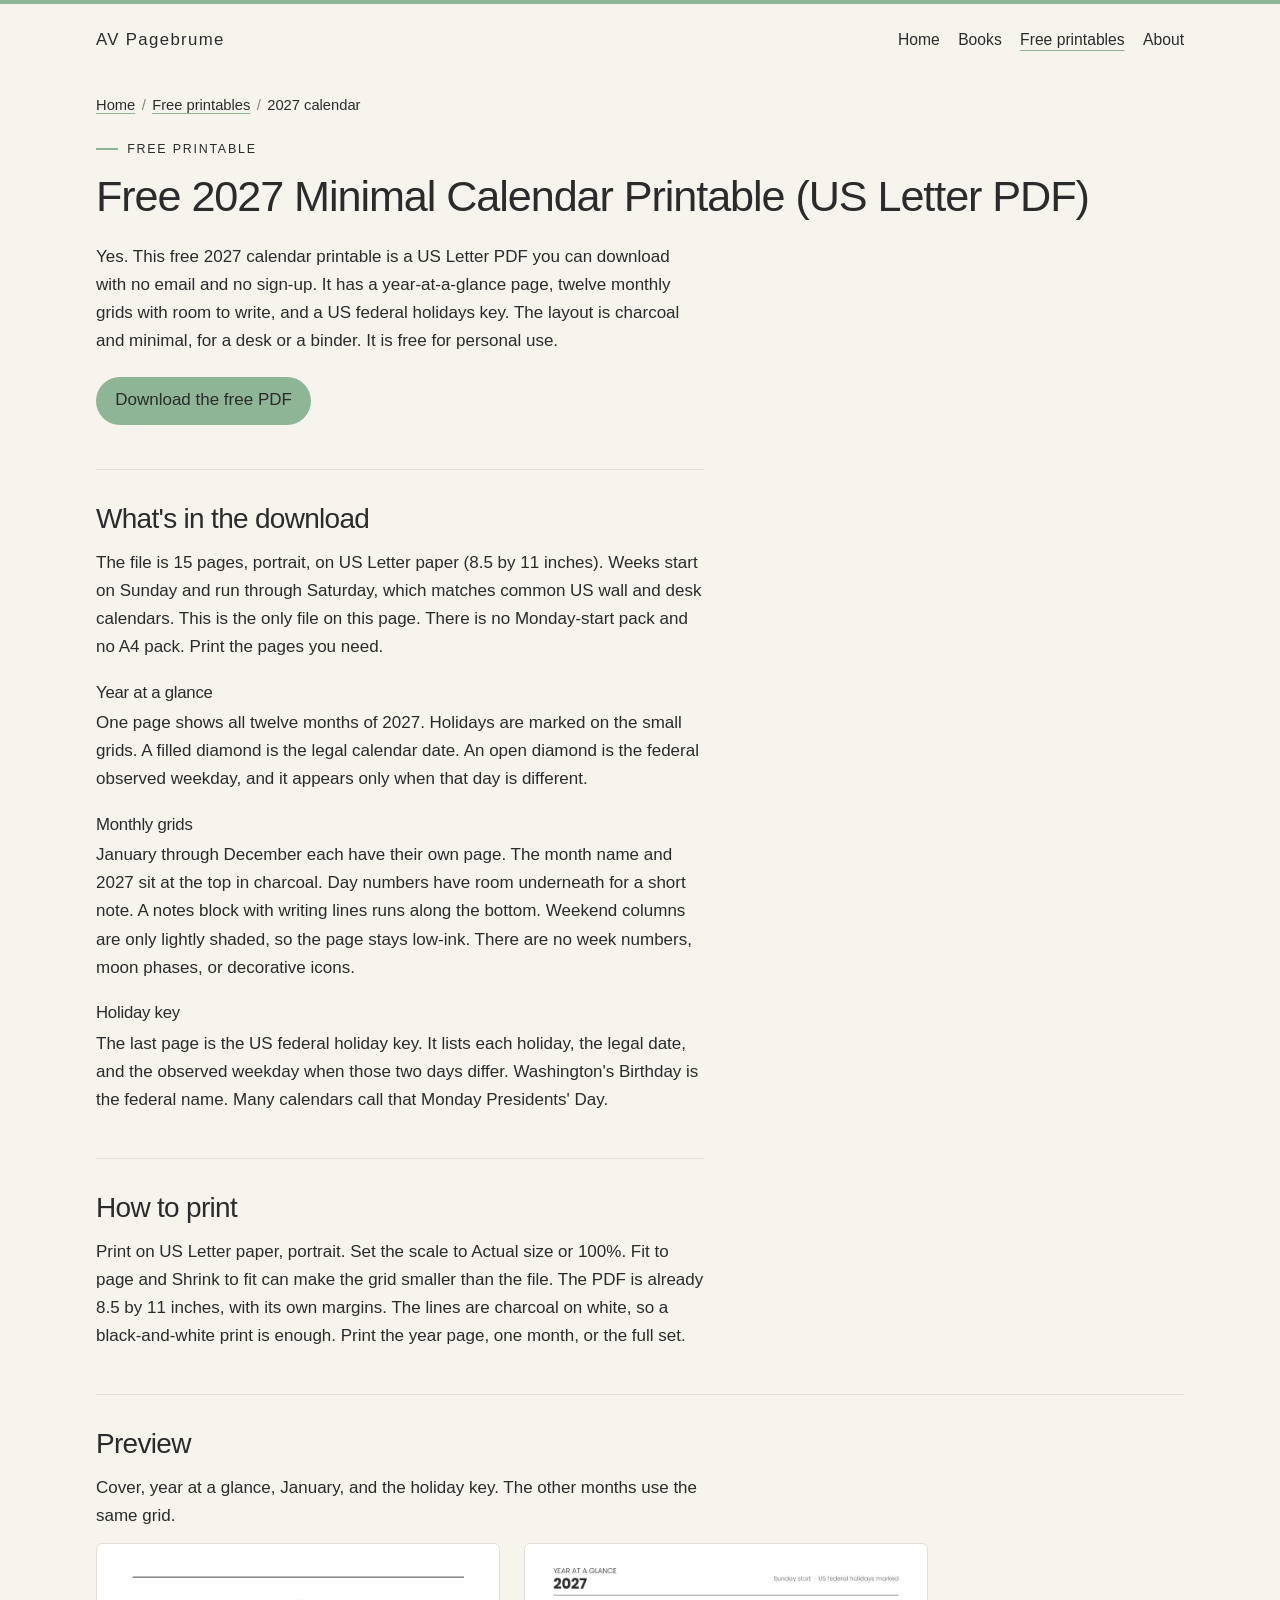
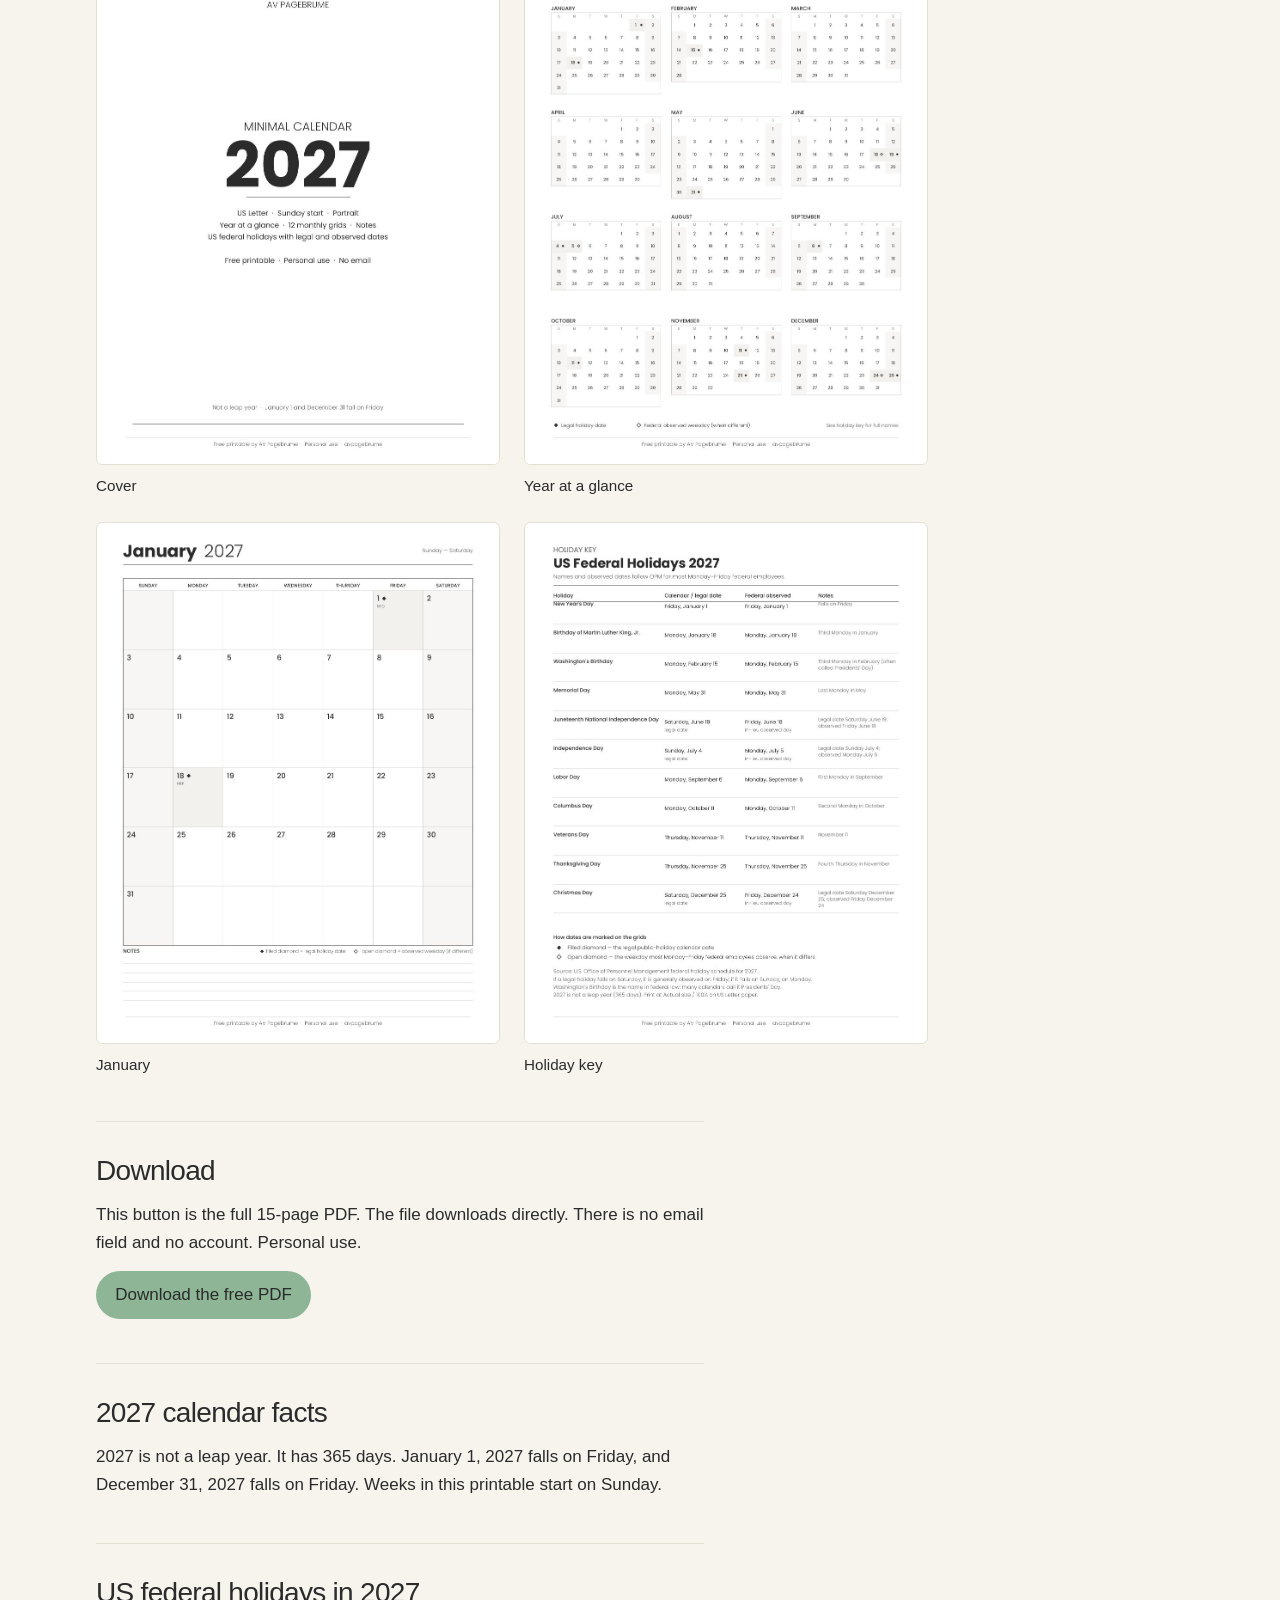
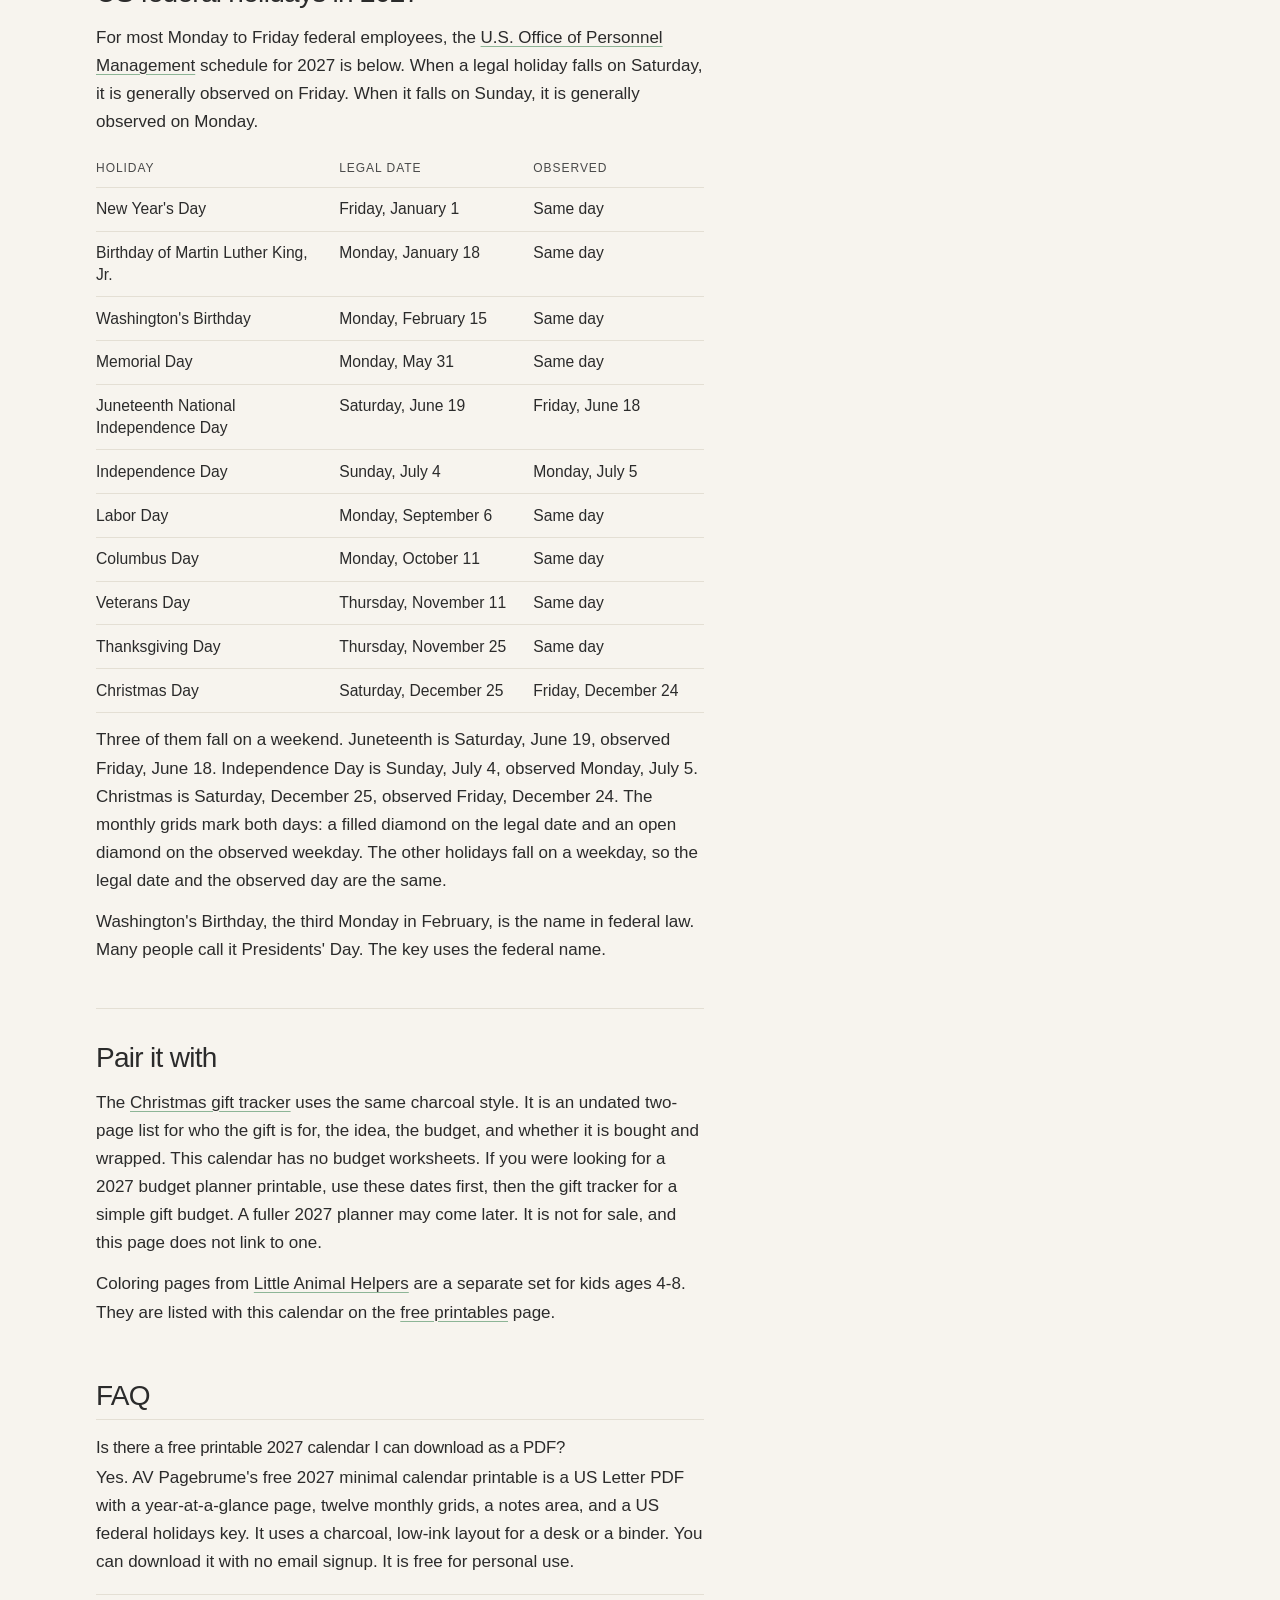
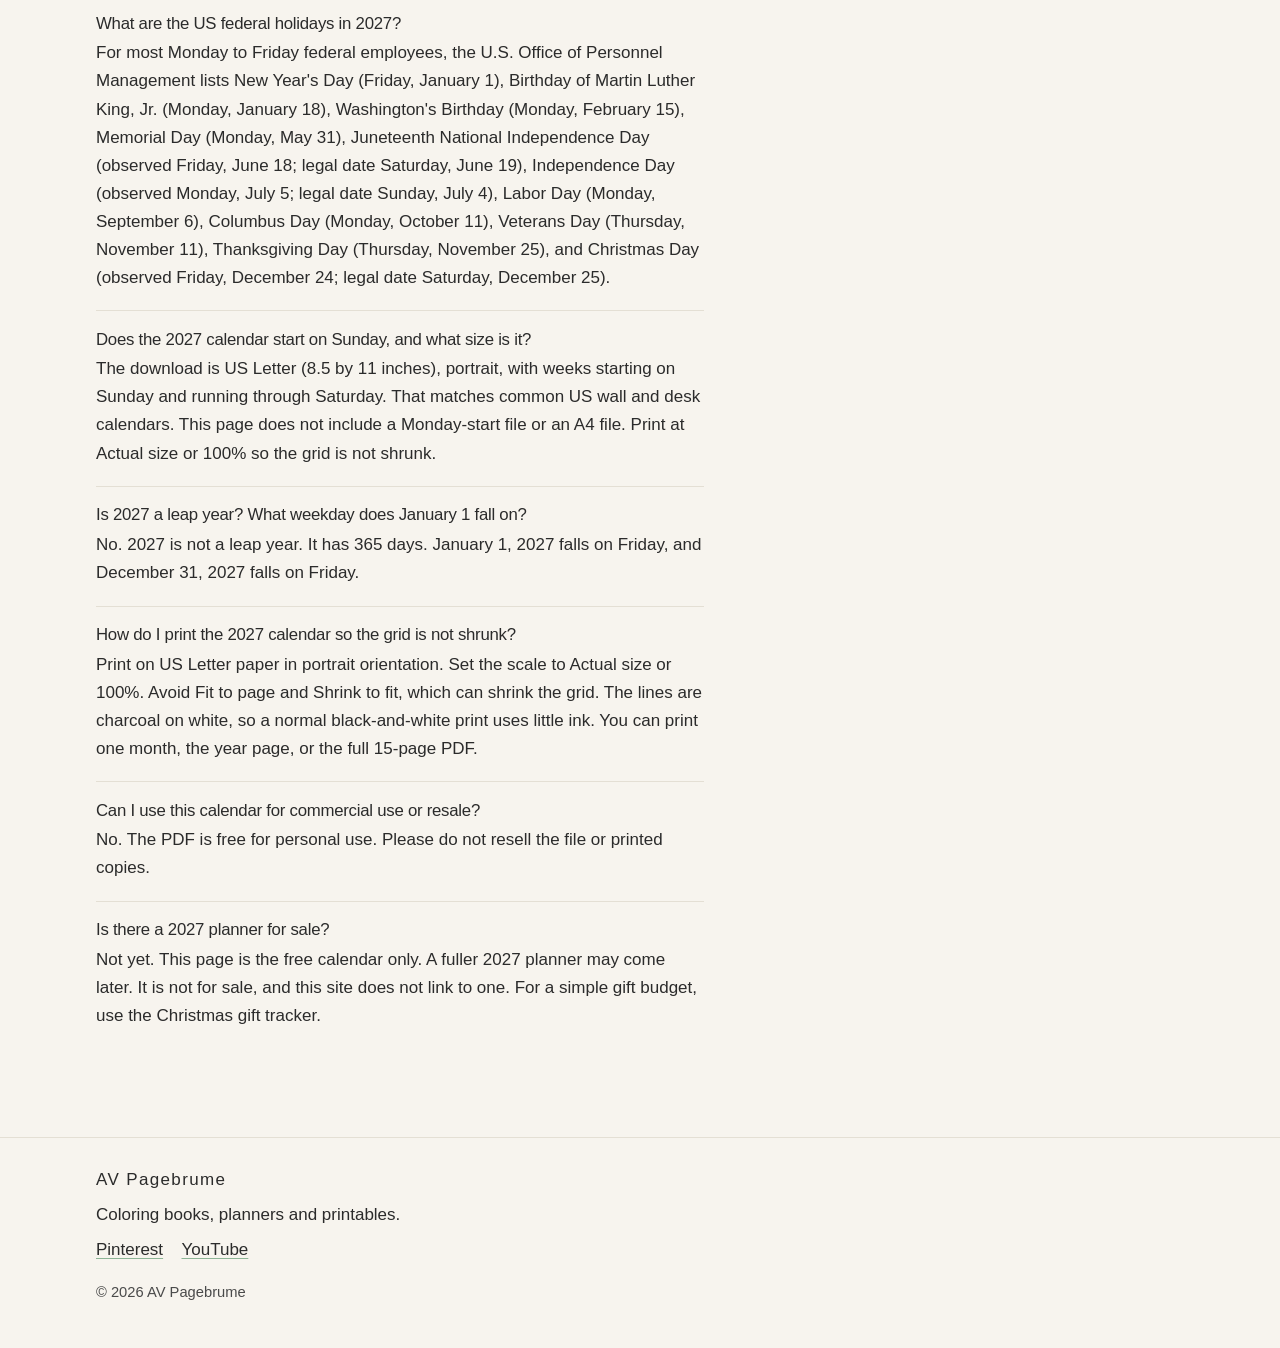
<file: free-printables/2027-calendar/index.html>
<!DOCTYPE html>
<html lang="en">
<head>
  <meta charset="utf-8">
  <meta name="viewport" content="width=device-width, initial-scale=1">
  <title>Free 2027 Minimal Calendar Printable (US Letter PDF with Holidays) | AV Pagebrume</title>
  <meta name="description" content="Free 2027 calendar printable: year-at-a-glance, 12 monthly grids, US federal holidays. US Letter PDF, charcoal minimal, no signup.">
  <link rel="canonical" href="https://vamsiankitha-sudo.github.io/avpagebrume/free-printables/2027-calendar/">
  <meta name="robots" content="index,follow,max-image-preview:large">
  <meta name="author" content="AV Pagebrume">
  <meta name="theme-color" content="#F7F4EE">

  <meta property="og:site_name" content="AV Pagebrume">
  <meta property="og:type" content="website">
  <meta property="og:locale" content="en_US">
  <meta property="og:title" content="Free 2027 calendar printable">
  <meta property="og:description" content="Free 2027 calendar printable: year-at-a-glance, 12 monthly grids, US federal holidays. US Letter PDF, charcoal minimal, no signup.">
  <meta property="og:url" content="https://vamsiankitha-sudo.github.io/avpagebrume/free-printables/2027-calendar/">
  <meta property="og:image" content="https://vamsiankitha-sudo.github.io/avpagebrume/free-printables/2027-calendar/cover.jpg">
  <meta property="og:image:width" content="935">
  <meta property="og:image:height" content="1210">
  <meta property="og:image:alt" content="Cover of the AV Pagebrume 2027 minimal calendar printable. Large 2027, US Letter, Sunday start, year at a glance, 12 monthly grids, and US federal holidays. Free printable, personal use, no email.">

  <meta name="twitter:card" content="summary_large_image">
  <meta name="twitter:title" content="Free 2027 calendar printable">
  <meta name="twitter:description" content="Free 2027 calendar printable: year-at-a-glance, 12 monthly grids, US federal holidays. US Letter PDF, charcoal minimal, no signup.">
  <meta name="twitter:image" content="https://vamsiankitha-sudo.github.io/avpagebrume/free-printables/2027-calendar/cover.jpg">
  <meta name="twitter:image:alt" content="Cover of the AV Pagebrume 2027 minimal calendar printable. Large 2027, US Letter, Sunday start, year at a glance, 12 monthly grids, and US federal holidays. Free printable, personal use, no email.">

  <link rel="icon" href="../../favicon.ico" sizes="any">
  <link rel="icon" href="../../assets/favicon-32.png" type="image/png" sizes="32x32">
  <link rel="icon" href="../../assets/icon-192.png" type="image/png" sizes="192x192">
  <link rel="apple-touch-icon" href="../../apple-touch-icon.png">
  <link rel="stylesheet" href="../../css/styles.css">
  <script src="../../js/season.js"></script>

  <script type="application/ld+json">
  {
    "@context": "https://schema.org",
    "@graph": [
      {
        "@type": "BreadcrumbList",
        "itemListElement": [
          {
            "@type": "ListItem",
            "position": 1,
            "name": "Home",
            "item": "https://vamsiankitha-sudo.github.io/avpagebrume/"
          },
          {
            "@type": "ListItem",
            "position": 2,
            "name": "Free printables",
            "item": "https://vamsiankitha-sudo.github.io/avpagebrume/free-printables/"
          },
          {
            "@type": "ListItem",
            "position": 3,
            "name": "2027 calendar",
            "item": "https://vamsiankitha-sudo.github.io/avpagebrume/free-printables/2027-calendar/"
          }
        ]
      },
      {
        "@type": "WebPage",
        "@id": "https://vamsiankitha-sudo.github.io/avpagebrume/free-printables/2027-calendar/#webpage",
        "url": "https://vamsiankitha-sudo.github.io/avpagebrume/free-printables/2027-calendar/",
        "name": "Free 2027 Minimal Calendar Printable (US Letter PDF with Holidays)",
        "description": "Free 2027 calendar printable: year-at-a-glance, 12 monthly grids, US federal holidays. US Letter PDF, charcoal minimal, no signup.",
        "isPartOf": {
          "@type": "WebSite",
          "name": "AV Pagebrume",
          "url": "https://vamsiankitha-sudo.github.io/avpagebrume/"
        },
        "primaryImageOfPage": {
          "@type": "ImageObject",
          "url": "https://vamsiankitha-sudo.github.io/avpagebrume/free-printables/2027-calendar/cover.jpg",
          "width": 935,
          "height": 1210
        }
      },
      {
        "@type": "DigitalDocument",
        "@id": "https://vamsiankitha-sudo.github.io/avpagebrume/free-printables/2027-calendar/#document",
        "name": "2027 Minimal Calendar",
        "encodingFormat": "application/pdf",
        "contentUrl": "https://vamsiankitha-sudo.github.io/avpagebrume/free-printables/2027-calendar/2027-minimal-calendar-letter-sunday-av-pagebrume.pdf",
        "isAccessibleForFree": true,
        "description": "US Letter Sunday-start 2027 calendar printable with a year-at-a-glance, 12 monthly grids, notes, and US federal holidays. Free for personal use. No email.",
        "creator": {
          "@type": "Organization",
          "name": "AV Pagebrume",
          "url": "https://vamsiankitha-sudo.github.io/avpagebrume/"
        }
      },
      {
        "@type": "FAQPage",
        "mainEntity": [
          {
            "@type": "Question",
            "name": "Is there a free printable 2027 calendar I can download as a PDF?",
            "acceptedAnswer": {
              "@type": "Answer",
              "text": "Yes. AV Pagebrume's free 2027 minimal calendar printable is a US Letter PDF with a year-at-a-glance page, twelve monthly grids, a notes area, and a US federal holidays key. It uses a charcoal, low-ink layout for a desk or a binder. You can download it with no email signup. It is free for personal use."
            }
          },
          {
            "@type": "Question",
            "name": "What are the US federal holidays in 2027?",
            "acceptedAnswer": {
              "@type": "Answer",
              "text": "For most Monday to Friday federal employees, the U.S. Office of Personnel Management lists New Year's Day (Friday, January 1), Birthday of Martin Luther King, Jr. (Monday, January 18), Washington's Birthday (Monday, February 15), Memorial Day (Monday, May 31), Juneteenth National Independence Day (observed Friday, June 18; legal date Saturday, June 19), Independence Day (observed Monday, July 5; legal date Sunday, July 4), Labor Day (Monday, September 6), Columbus Day (Monday, October 11), Veterans Day (Thursday, November 11), Thanksgiving Day (Thursday, November 25), and Christmas Day (observed Friday, December 24; legal date Saturday, December 25)."
            }
          },
          {
            "@type": "Question",
            "name": "Does the 2027 calendar start on Sunday, and what size is it?",
            "acceptedAnswer": {
              "@type": "Answer",
              "text": "The download is US Letter (8.5 by 11 inches), portrait, with weeks starting on Sunday and running through Saturday. That matches common US wall and desk calendars. This page does not include a Monday-start file or an A4 file. Print at Actual size or 100% so the grid is not shrunk."
            }
          },
          {
            "@type": "Question",
            "name": "Is 2027 a leap year? What weekday does January 1 fall on?",
            "acceptedAnswer": {
              "@type": "Answer",
              "text": "No. 2027 is not a leap year. It has 365 days. January 1, 2027 falls on Friday, and December 31, 2027 falls on Friday."
            }
          },
          {
            "@type": "Question",
            "name": "How do I print the 2027 calendar so the grid is not shrunk?",
            "acceptedAnswer": {
              "@type": "Answer",
              "text": "Print on US Letter paper in portrait orientation. Set the scale to Actual size or 100%. Avoid Fit to page and Shrink to fit, which can shrink the grid. The lines are charcoal on white, so a normal black-and-white print uses little ink. You can print one month, the year page, or the full 15-page PDF."
            }
          },
          {
            "@type": "Question",
            "name": "Can I use this calendar for commercial use or resale?",
            "acceptedAnswer": {
              "@type": "Answer",
              "text": "No. The PDF is free for personal use. Please do not resell the file or printed copies."
            }
          },
          {
            "@type": "Question",
            "name": "Is there a 2027 planner for sale?",
            "acceptedAnswer": {
              "@type": "Answer",
              "text": "Not yet. This page is the free calendar only. A fuller 2027 planner may come later. It is not for sale, and this site does not link to one. For a simple gift budget, use the Christmas gift tracker."
            }
          }
        ]
      }
    ]
  }
  </script>
</head>
<body>
  <a class="skip" href="#main">Skip to content</a>
  <header class="site-header">
    <div class="wrap header-inner">
      <a class="brand" href="../../">AV Pagebrume</a>
      <nav class="nav" aria-label="Primary">
        <a href="../../">Home</a>
        <a href="../../books/little-animal-helpers/">Books</a>
        <a href="../" aria-current="page">Free printables</a>
        <a href="../../about/">About</a>
      </nav>
    </div>
  </header>

  <main id="main" class="page">
    <article class="wrap calendar-page">
      <nav class="crumbs" aria-label="Breadcrumb">
        <ol>
          <li><a href="../../">Home</a></li>
          <li><a href="../">Free printables</a></li>
          <li aria-current="page">2027 calendar</li>
        </ol>
      </nav>
      <p class="kicker">Free printable</p>
      <h1>Free 2027 Minimal Calendar Printable (US Letter PDF)</h1>
      <div class="prose note">
        <p>Yes. This free 2027 calendar printable is a US Letter PDF you can download with no email and no sign-up. It has a year-at-a-glance page, twelve monthly grids with room to write, and a US federal holidays key. The layout is charcoal and minimal, for a desk or a binder. It is free for personal use.</p>
      </div>
      <div class="actions">
        <a class="button" href="2027-minimal-calendar-letter-sunday-av-pagebrume.pdf" download="2027-minimal-calendar-AV-Pagebrume.pdf">Download the free PDF</a>
      </div>

      <section class="pack" aria-labelledby="contents-heading">
        <h2 id="contents-heading">What's in the download</h2>
        <p>The file is 15 pages, portrait, on US Letter paper (8.5 by 11 inches). Weeks start on Sunday and run through Saturday, which matches common US wall and desk calendars. This is the only file on this page. There is no Monday-start pack and no A4 pack. Print the pages you need.</p>
        <h3>Year at a glance</h3>
        <p>One page shows all twelve months of 2027. Holidays are marked on the small grids. A filled diamond is the legal calendar date. An open diamond is the federal observed weekday, and it appears only when that day is different.</p>
        <h3>Monthly grids</h3>
        <p>January through December each have their own page. The month name and 2027 sit at the top in charcoal. Day numbers have room underneath for a short note. A notes block with writing lines runs along the bottom. Weekend columns are only lightly shaded, so the page stays low-ink. There are no week numbers, moon phases, or decorative icons.</p>
        <h3>Holiday key</h3>
        <p>The last page is the US federal holiday key. It lists each holiday, the legal date, and the observed weekday when those two days differ. Washington's Birthday is the federal name. Many calendars call that Monday Presidents' Day.</p>
      </section>

      <section class="pack" aria-labelledby="print-heading">
        <h2 id="print-heading">How to print</h2>
        <p>Print on US Letter paper, portrait. Set the scale to Actual size or 100%. Fit to page and Shrink to fit can make the grid smaller than the file. The PDF is already 8.5 by 11 inches, with its own margins. The lines are charcoal on white, so a black-and-white print is enough. Print the year page, one month, or the full set.</p>
      </section>

      <section class="preview-block" aria-labelledby="preview-heading">
        <h2 id="preview-heading">Preview</h2>
        <p class="prose">Cover, year at a glance, January, and the holiday key. The other months use the same grid.</p>
        <div class="preview-grid">
          <figure>
            <img class="sheet" src="cover.jpg" alt="Cover of the 2027 minimal calendar. The words Minimal Calendar and a large 2027, then US Letter, Sunday start, portrait, year at a glance, 12 monthly grids, notes, and US federal holidays with legal and observed dates. Free printable, personal use, no email. Not a leap year. January 1 and December 31 fall on Friday. Free printable by AV Pagebrume." width="935" height="1210">
            <figcaption>Cover</figcaption>
          </figure>
          <figure>
            <img class="sheet" src="year.jpg" alt="2027 year-at-a-glance calendar with twelve mini months from January to December. Weeks start on Sunday. US federal holidays are marked. A legend distinguishes the legal holiday date from the federal observed weekday when they differ. Free printable by AV Pagebrume." width="935" height="1210" loading="lazy">
            <figcaption>Year at a glance</figcaption>
          </figure>
          <figure>
            <img class="sheet" src="january.jpg" alt="January 2027 monthly calendar, Sunday through Saturday. New Year's Day is marked on Friday the 1st and Martin Luther King Jr. Day on Monday the 18th. Notes lines sit at the bottom. A legend explains the filled and open diamonds. Free printable by AV Pagebrume." width="935" height="1210" loading="lazy">
            <figcaption>January</figcaption>
          </figure>
          <figure>
            <img class="sheet" src="holidays.jpg" alt="US federal holidays 2027 key. Each row lists the holiday, the legal date, the federal observed weekday, and a note. Juneteenth, Independence Day, and Christmas show a different observed weekday because the legal date falls on a weekend. Free printable by AV Pagebrume." width="935" height="1210" loading="lazy">
            <figcaption>Holiday key</figcaption>
          </figure>
        </div>
      </section>

      <section class="pack" id="download" aria-labelledby="download-heading">
        <h2 id="download-heading">Download</h2>
        <p>This button is the full 15-page PDF. The file downloads directly. There is no email field and no account. Personal use.</p>
        <div class="actions">
          <a class="button" href="2027-minimal-calendar-letter-sunday-av-pagebrume.pdf" download="2027-minimal-calendar-AV-Pagebrume.pdf">Download the free PDF</a>
        </div>
      </section>

      <section class="pack" aria-labelledby="facts-heading">
        <h2 id="facts-heading">2027 calendar facts</h2>
        <p>2027 is not a leap year. It has 365 days. January 1, 2027 falls on Friday, and December 31, 2027 falls on Friday. Weeks in this printable start on Sunday.</p>
      </section>

      <section class="pack" aria-labelledby="holidays-heading">
        <h2 id="holidays-heading">US federal holidays in 2027</h2>
        <p>For most Monday to Friday federal employees, the <a href="https://www.opm.gov/policy-data-oversight/pay-leave/federal-holidays/" target="_blank" rel="noopener noreferrer">U.S. Office of Personnel Management<span class="visually-hidden"> (opens in a new tab)</span></a> schedule for 2027 is below. When a legal holiday falls on Saturday, it is generally observed on Friday. When it falls on Sunday, it is generally observed on Monday.</p>
        <div class="table-scroll">
          <table class="holiday-table">
            <caption class="visually-hidden">US federal holidays in 2027, with the legal date and the observed weekday</caption>
            <thead>
              <tr>
                <th scope="col">Holiday</th>
                <th scope="col">Legal date</th>
                <th scope="col">Observed</th>
              </tr>
            </thead>
            <tbody>
              <tr>
                <th scope="row">New Year's Day</th>
                <td data-label="Legal date">Friday, January 1</td>
                <td data-label="Observed">Same day</td>
              </tr>
              <tr>
                <th scope="row">Birthday of Martin Luther King, Jr.</th>
                <td data-label="Legal date">Monday, January 18</td>
                <td data-label="Observed">Same day</td>
              </tr>
              <tr>
                <th scope="row">Washington's Birthday</th>
                <td data-label="Legal date">Monday, February 15</td>
                <td data-label="Observed">Same day</td>
              </tr>
              <tr>
                <th scope="row">Memorial Day</th>
                <td data-label="Legal date">Monday, May 31</td>
                <td data-label="Observed">Same day</td>
              </tr>
              <tr>
                <th scope="row">Juneteenth National Independence Day</th>
                <td data-label="Legal date">Saturday, June 19</td>
                <td data-label="Observed">Friday, June 18</td>
              </tr>
              <tr>
                <th scope="row">Independence Day</th>
                <td data-label="Legal date">Sunday, July 4</td>
                <td data-label="Observed">Monday, July 5</td>
              </tr>
              <tr>
                <th scope="row">Labor Day</th>
                <td data-label="Legal date">Monday, September 6</td>
                <td data-label="Observed">Same day</td>
              </tr>
              <tr>
                <th scope="row">Columbus Day</th>
                <td data-label="Legal date">Monday, October 11</td>
                <td data-label="Observed">Same day</td>
              </tr>
              <tr>
                <th scope="row">Veterans Day</th>
                <td data-label="Legal date">Thursday, November 11</td>
                <td data-label="Observed">Same day</td>
              </tr>
              <tr>
                <th scope="row">Thanksgiving Day</th>
                <td data-label="Legal date">Thursday, November 25</td>
                <td data-label="Observed">Same day</td>
              </tr>
              <tr>
                <th scope="row">Christmas Day</th>
                <td data-label="Legal date">Saturday, December 25</td>
                <td data-label="Observed">Friday, December 24</td>
              </tr>
            </tbody>
          </table>
        </div>
        <p>Three of them fall on a weekend. Juneteenth is Saturday, June 19, observed Friday, June 18. Independence Day is Sunday, July 4, observed Monday, July 5. Christmas is Saturday, December 25, observed Friday, December 24. The monthly grids mark both days: a filled diamond on the legal date and an open diamond on the observed weekday. The other holidays fall on a weekday, so the legal date and the observed day are the same.</p>
        <p>Washington's Birthday, the third Monday in February, is the name in federal law. Many people call it Presidents' Day. The key uses the federal name.</p>
      </section>

      <section class="pack" aria-labelledby="pair-heading">
        <h2 id="pair-heading">Pair it with</h2>
        <p>The <a href="../gift-tracker/">Christmas gift tracker</a> uses the same charcoal style. It is an undated two-page list for who the gift is for, the idea, the budget, and whether it is bought and wrapped. This calendar has no budget worksheets. If you were looking for a 2027 budget planner printable, use these dates first, then the gift tracker for a simple gift budget. A fuller 2027 planner may come later. It is not for sale, and this page does not link to one.</p>
        <p>Coloring pages from <a href="../../books/little-animal-helpers/">Little Animal Helpers</a> are a separate set for kids ages 4-8. They are listed with this calendar on the <a href="../">free printables</a> page.</p>
      </section>

      <section class="faq" aria-labelledby="faq-heading">
        <h2 id="faq-heading">FAQ</h2>

        <div class="faq-item">
          <h3>Is there a free printable 2027 calendar I can download as a PDF?</h3>
          <p>Yes. AV Pagebrume's free 2027 minimal calendar printable is a US Letter PDF with a year-at-a-glance page, twelve monthly grids, a notes area, and a US federal holidays key. It uses a charcoal, low-ink layout for a desk or a binder. You can download it with no email signup. It is free for personal use.</p>
        </div>

        <div class="faq-item">
          <h3>What are the US federal holidays in 2027?</h3>
          <p>For most Monday to Friday federal employees, the U.S. Office of Personnel Management lists New Year's Day (Friday, January 1), Birthday of Martin Luther King, Jr. (Monday, January 18), Washington's Birthday (Monday, February 15), Memorial Day (Monday, May 31), Juneteenth National Independence Day (observed Friday, June 18; legal date Saturday, June 19), Independence Day (observed Monday, July 5; legal date Sunday, July 4), Labor Day (Monday, September 6), Columbus Day (Monday, October 11), Veterans Day (Thursday, November 11), Thanksgiving Day (Thursday, November 25), and Christmas Day (observed Friday, December 24; legal date Saturday, December 25).</p>
        </div>

        <div class="faq-item">
          <h3>Does the 2027 calendar start on Sunday, and what size is it?</h3>
          <p>The download is US Letter (8.5 by 11 inches), portrait, with weeks starting on Sunday and running through Saturday. That matches common US wall and desk calendars. This page does not include a Monday-start file or an A4 file. Print at Actual size or 100% so the grid is not shrunk.</p>
        </div>

        <div class="faq-item">
          <h3>Is 2027 a leap year? What weekday does January 1 fall on?</h3>
          <p>No. 2027 is not a leap year. It has 365 days. January 1, 2027 falls on Friday, and December 31, 2027 falls on Friday.</p>
        </div>

        <div class="faq-item">
          <h3>How do I print the 2027 calendar so the grid is not shrunk?</h3>
          <p>Print on US Letter paper in portrait orientation. Set the scale to Actual size or 100%. Avoid Fit to page and Shrink to fit, which can shrink the grid. The lines are charcoal on white, so a normal black-and-white print uses little ink. You can print one month, the year page, or the full 15-page PDF.</p>
        </div>

        <div class="faq-item">
          <h3>Can I use this calendar for commercial use or resale?</h3>
          <p>No. The PDF is free for personal use. Please do not resell the file or printed copies.</p>
        </div>

        <div class="faq-item">
          <h3>Is there a 2027 planner for sale?</h3>
          <p>Not yet. This page is the free calendar only. A fuller 2027 planner may come later. It is not for sale, and this site does not link to one. For a simple gift budget, use the Christmas gift tracker.</p>
        </div>
      </section>
    </article>
  </main>

  <footer class="site-footer">
    <div class="wrap">
      <p class="footer-brand">AV Pagebrume</p>
      <p>Coloring books, planners and printables.</p>
      <ul class="social">
        <li><a href="https://in.pinterest.com/avpagebrume/" target="_blank" rel="noopener noreferrer">Pinterest<span class="visually-hidden"> (opens in a new tab)</span></a></li>
        <li><a href="https://www.youtube.com/@avpagebrume" target="_blank" rel="noopener noreferrer">YouTube<span class="visually-hidden"> (opens in a new tab)</span></a></li>
      </ul>
      <p class="fine">© 2026 AV Pagebrume</p>
    </div>
  </footer>
</body>
</html>
</file>
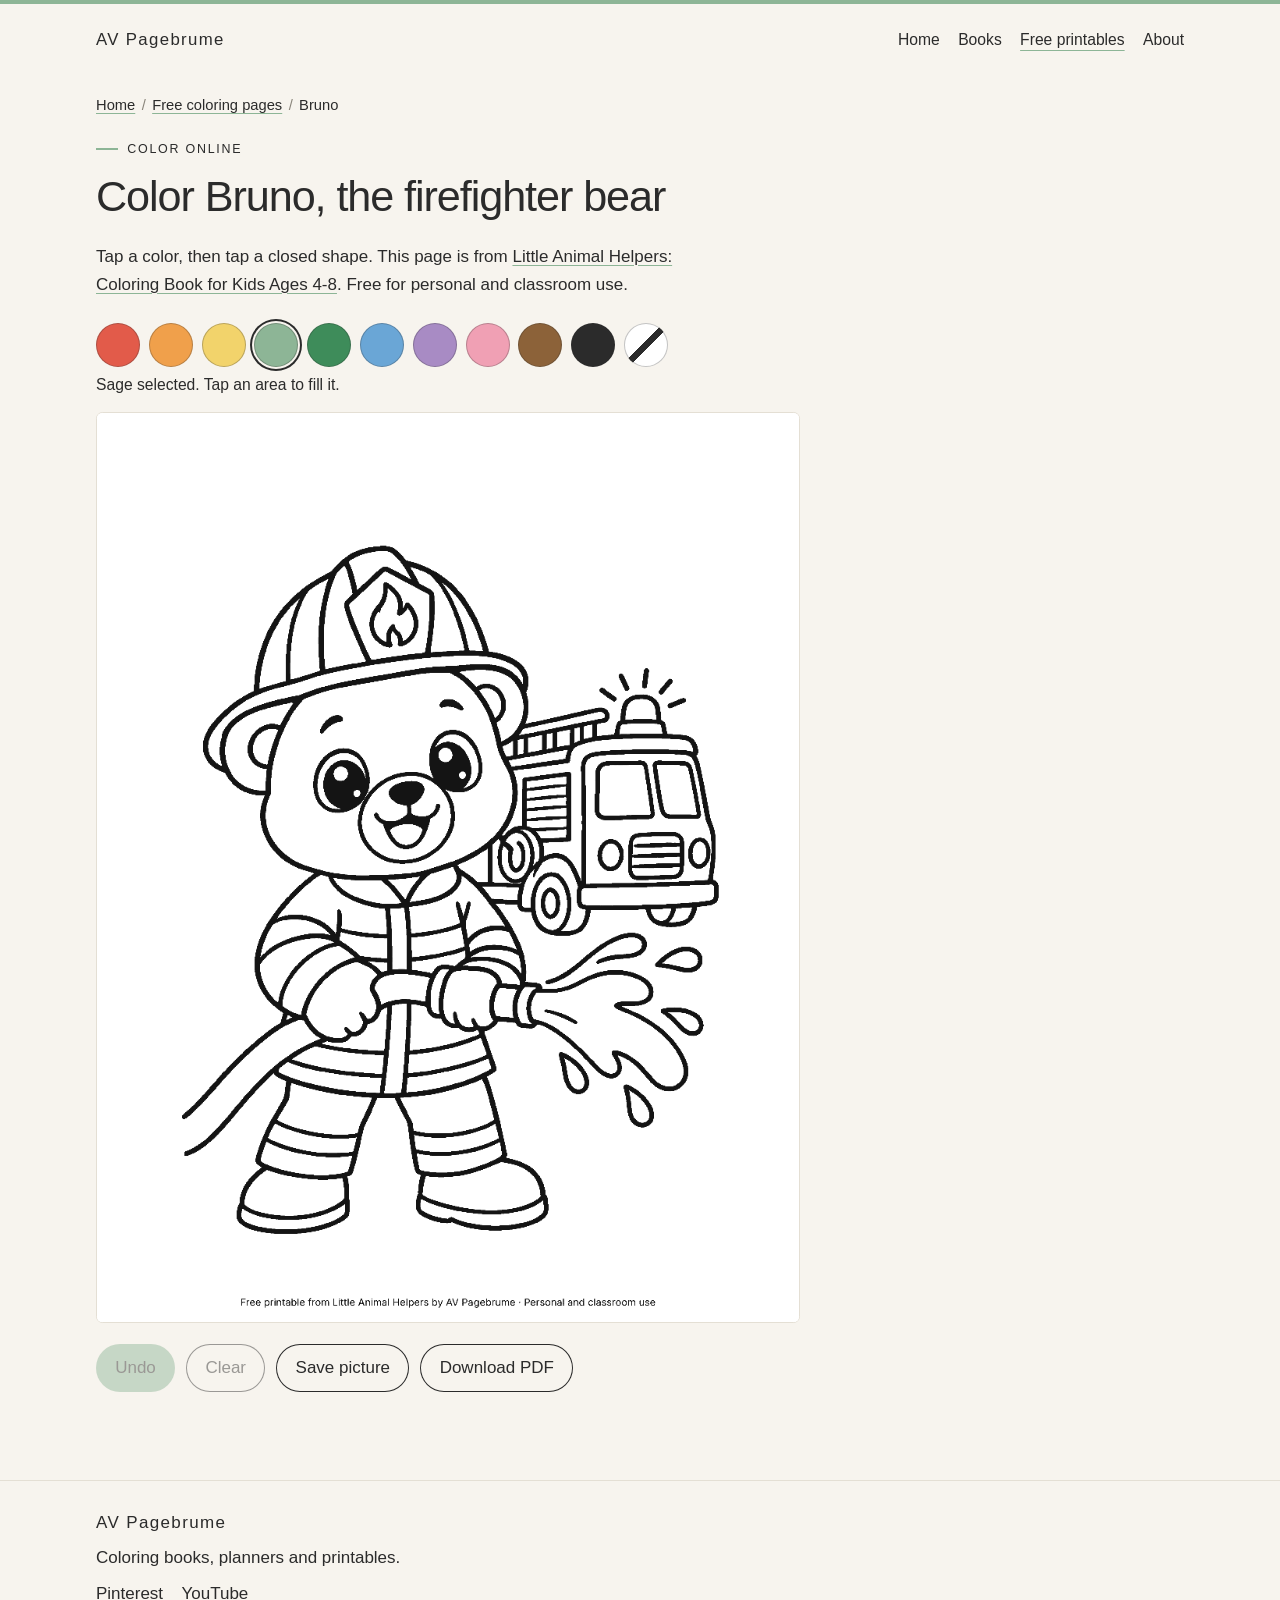
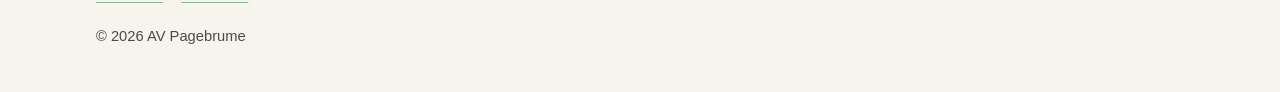
<file: free-printables/bruno/index.html>
<!DOCTYPE html>
<html lang="en">
<head>
  <meta charset="utf-8">
  <meta name="viewport" content="width=device-width, initial-scale=1">
  <title>Color Bruno the Firefighter Bear — Free Page | AV Pagebrume</title>
  <meta name="description" content="Color Bruno the firefighter bear in the browser, or download the free printable from Little Animal Helpers. For personal and classroom use.">
  <link rel="canonical" href="https://vamsiankitha-sudo.github.io/avpagebrume/free-printables/bruno/">
  <meta name="robots" content="index,follow,max-image-preview:large">
  <meta name="author" content="AV Pagebrume">
  <meta name="theme-color" content="#F7F4EE">

  <meta property="og:site_name" content="AV Pagebrume">
  <meta property="og:type" content="website">
  <meta property="og:locale" content="en_US">
  <meta property="og:title" content="Color Bruno the firefighter bear">
  <meta property="og:description" content="A free coloring page from Little Animal Helpers. Color it in the browser or download the PDF.">
  <meta property="og:url" content="https://vamsiankitha-sudo.github.io/avpagebrume/free-printables/bruno/">
  <meta property="og:image" content="https://vamsiankitha-sudo.github.io/avpagebrume/free-printables/bruno.jpg">
  <meta property="og:image:width" content="900">
  <meta property="og:image:height" content="1165">
  <meta property="og:image:alt" content="Coloring page of Bruno, a bear firefighter holding a hose beside a fire truck.">

  <meta name="twitter:card" content="summary_large_image">
  <meta name="twitter:title" content="Color Bruno the firefighter bear">
  <meta name="twitter:description" content="A free coloring page from Little Animal Helpers. Color it in the browser or download the PDF.">
  <meta name="twitter:image" content="https://vamsiankitha-sudo.github.io/avpagebrume/free-printables/bruno.jpg">
  <meta name="twitter:image:alt" content="Coloring page of Bruno, a bear firefighter holding a hose beside a fire truck.">

  <link rel="icon" href="../../favicon.ico" sizes="any">
  <link rel="icon" href="../../assets/favicon-32.png" type="image/png" sizes="32x32">
  <link rel="icon" href="../../assets/icon-192.png" type="image/png" sizes="192x192">
  <link rel="apple-touch-icon" href="../../apple-touch-icon.png">
  <link rel="stylesheet" href="../../css/styles.css">

  <script type="application/ld+json">
  {
    "@context": "https://schema.org",
    "@type": "BreadcrumbList",
    "itemListElement": [
      {
        "@type": "ListItem",
        "position": 1,
        "name": "Home",
        "item": "https://vamsiankitha-sudo.github.io/avpagebrume/"
      },
      {
        "@type": "ListItem",
        "position": 2,
        "name": "Free coloring pages",
        "item": "https://vamsiankitha-sudo.github.io/avpagebrume/free-printables/"
      },
      {
        "@type": "ListItem",
        "position": 3,
        "name": "Bruno",
        "item": "https://vamsiankitha-sudo.github.io/avpagebrume/free-printables/bruno/"
      }
    ]
  }
  </script>
</head>
<body>
  <a class="skip" href="#main">Skip to content</a>
  <header class="site-header">
    <div class="wrap header-inner">
      <a class="brand" href="../../">AV Pagebrume</a>
      <nav class="nav" aria-label="Primary">
        <a href="../../">Home</a>
        <a href="../../books/little-animal-helpers/">Books</a>
        <a href="../" aria-current="page">Free printables</a>
        <a href="../../about/">About</a>
      </nav>
    </div>
  </header>

  <main id="main" class="page">
    <article class="wrap">
      <nav class="crumbs" aria-label="Breadcrumb">
        <ol>
          <li><a href="../../">Home</a></li>
          <li><a href="../">Free coloring pages</a></li>
          <li aria-current="page">Bruno</li>
        </ol>
      </nav>
      <p class="kicker">Color online</p>
      <h1>Color Bruno, the firefighter bear</h1>
      <div class="prose note">
        <p>Tap a color, then tap a closed shape. This page is from <a href="../../books/little-animal-helpers/">Little Animal Helpers: Coloring Book for Kids Ages 4-8</a>. Free for personal and classroom use.</p>
      </div>
      <noscript>
        <p>Coloring in the browser needs JavaScript. The picture and the PDF download still work without it.</p>
      </noscript>

      <div class="studio" data-color-page data-image="../bruno.webp" data-fallback="../bruno.jpg" data-save="Bruno-firefighter-bear-colored.png" data-label="Coloring page of Bruno the firefighter bear. Choose a color, then click an area.">
        <div class="palette" data-palette role="group" aria-label="Colors"></div>
        <p class="color-hint" data-hint aria-live="polite">Tap a color, then tap the page.</p>
        <div class="stage" data-stage>
          <img src="../bruno.jpg" alt="Coloring page of Bruno, a smiling bear in firefighter gear and a helmet, holding a hose next to a fire truck. Free printable from Little Animal Helpers." width="900" height="1165">
        </div>
        <div class="actions">
          <button class="button" type="button" data-act="undo">Undo</button>
          <button class="button secondary" type="button" data-act="clear">Clear</button>
          <button class="button secondary" type="button" data-act="save">Save picture</button>
          <a class="button secondary" href="../bruno-firefighter-bear.pdf" download="Bruno-firefighter-bear-coloring-page.pdf">Download PDF</a>
        </div>
      </div>
    </article>
  </main>

  <footer class="site-footer">
    <div class="wrap">
      <p class="footer-brand">AV Pagebrume</p>
      <p>Coloring books, planners and printables.</p>
      <ul class="social">
        <li><a href="https://in.pinterest.com/avpagebrume/" target="_blank" rel="noopener noreferrer">Pinterest<span class="visually-hidden"> (opens in a new tab)</span></a></li>
        <li><a href="https://www.youtube.com/@avpagebrume" target="_blank" rel="noopener noreferrer">YouTube<span class="visually-hidden"> (opens in a new tab)</span></a></li>
      </ul>
      <p class="fine">© 2026 AV Pagebrume</p>
    </div>
  </footer>
  <script src="../../js/color.js"></script>
</body>
</html>
</file>
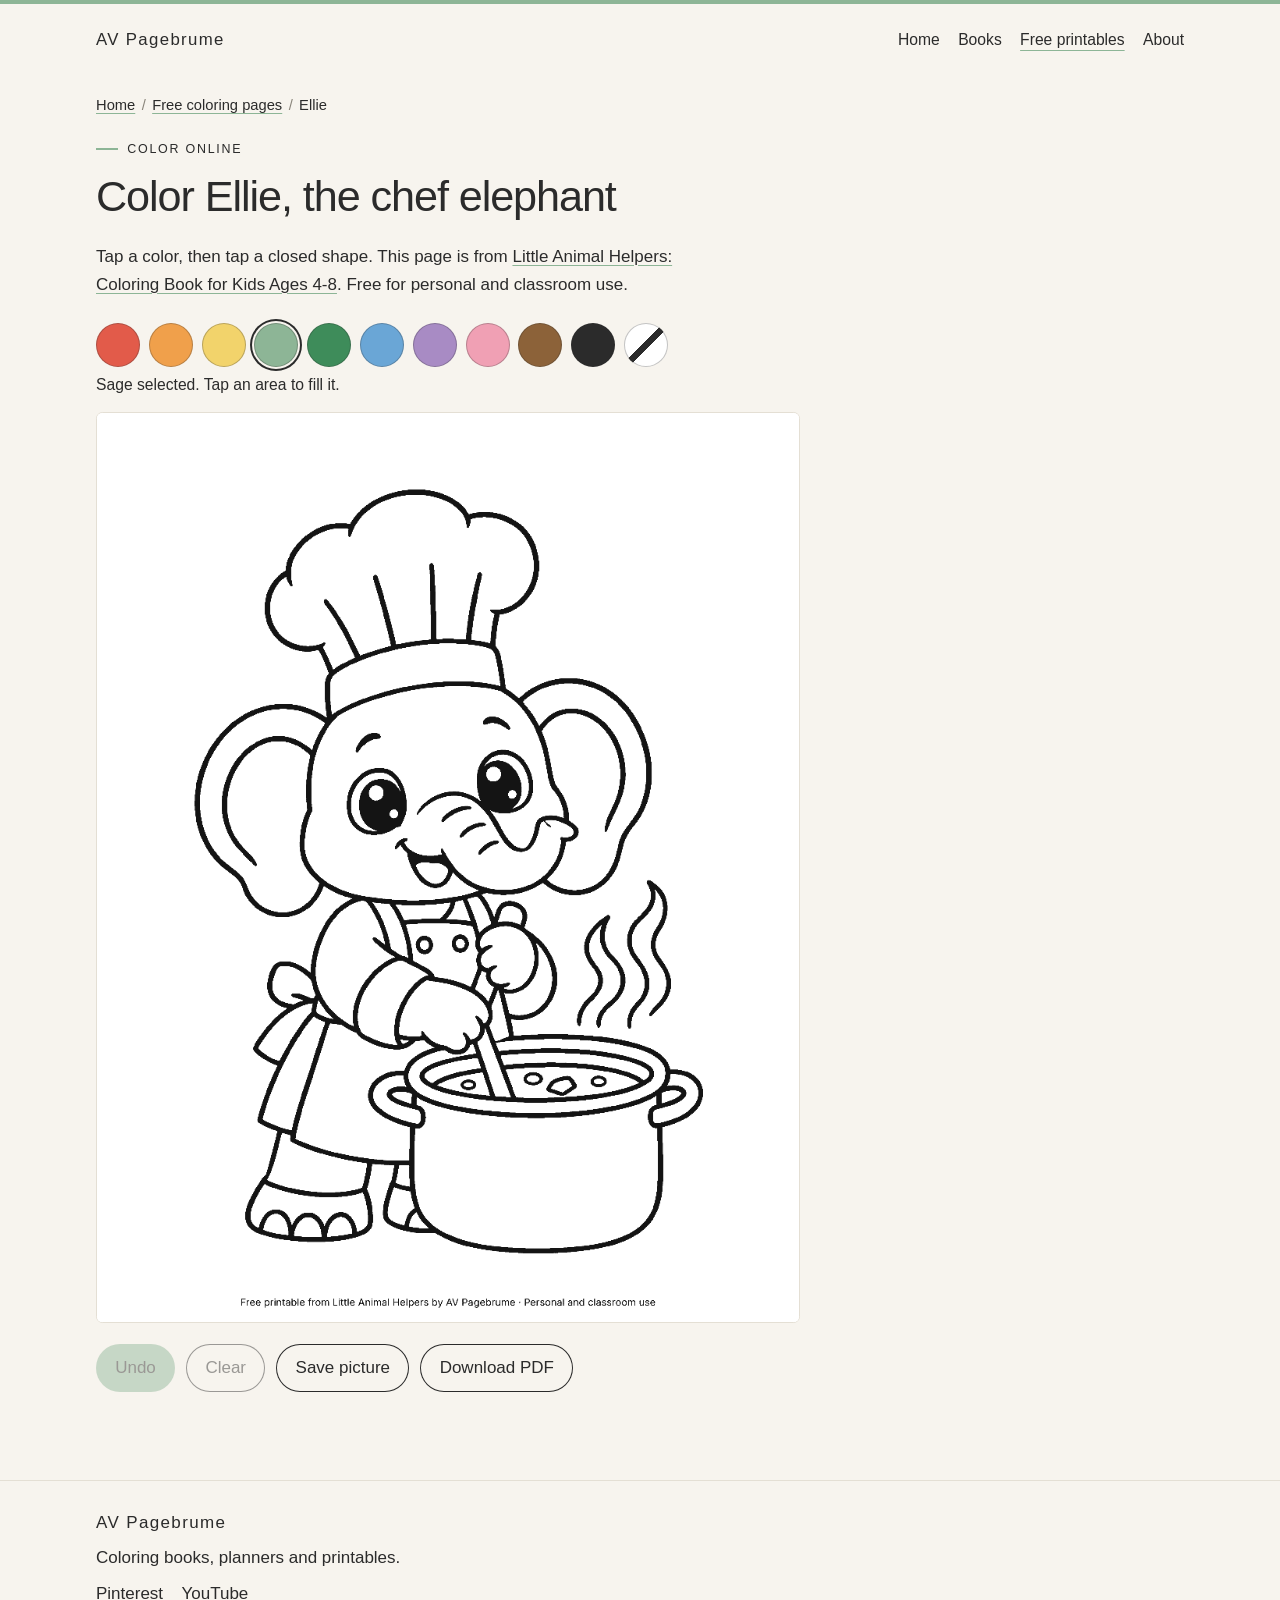
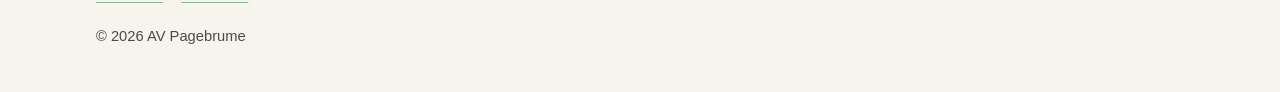
<file: free-printables/ellie/index.html>
<!DOCTYPE html>
<html lang="en">
<head>
  <meta charset="utf-8">
  <meta name="viewport" content="width=device-width, initial-scale=1">
  <title>Color Ellie the Chef Elephant — Free Page | AV Pagebrume</title>
  <meta name="description" content="Color Ellie the chef elephant in the browser, or download the free printable from Little Animal Helpers. For personal and classroom use.">
  <link rel="canonical" href="https://vamsiankitha-sudo.github.io/avpagebrume/free-printables/ellie/">
  <meta name="robots" content="index,follow,max-image-preview:large">
  <meta name="author" content="AV Pagebrume">
  <meta name="theme-color" content="#F7F4EE">

  <meta property="og:site_name" content="AV Pagebrume">
  <meta property="og:type" content="website">
  <meta property="og:locale" content="en_US">
  <meta property="og:title" content="Color Ellie the chef elephant">
  <meta property="og:description" content="A free coloring page from Little Animal Helpers. Color it in the browser or download the PDF.">
  <meta property="og:url" content="https://vamsiankitha-sudo.github.io/avpagebrume/free-printables/ellie/">
  <meta property="og:image" content="https://vamsiankitha-sudo.github.io/avpagebrume/free-printables/ellie.jpg">
  <meta property="og:image:width" content="900">
  <meta property="og:image:height" content="1165">
  <meta property="og:image:alt" content="Coloring page of Ellie, an elephant chef stirring a pot.">

  <meta name="twitter:card" content="summary_large_image">
  <meta name="twitter:title" content="Color Ellie the chef elephant">
  <meta name="twitter:description" content="A free coloring page from Little Animal Helpers. Color it in the browser or download the PDF.">
  <meta name="twitter:image" content="https://vamsiankitha-sudo.github.io/avpagebrume/free-printables/ellie.jpg">
  <meta name="twitter:image:alt" content="Coloring page of Ellie, an elephant chef stirring a pot.">

  <link rel="icon" href="../../favicon.ico" sizes="any">
  <link rel="icon" href="../../assets/favicon-32.png" type="image/png" sizes="32x32">
  <link rel="icon" href="../../assets/icon-192.png" type="image/png" sizes="192x192">
  <link rel="apple-touch-icon" href="../../apple-touch-icon.png">
  <link rel="stylesheet" href="../../css/styles.css">

  <script type="application/ld+json">
  {
    "@context": "https://schema.org",
    "@type": "BreadcrumbList",
    "itemListElement": [
      {
        "@type": "ListItem",
        "position": 1,
        "name": "Home",
        "item": "https://vamsiankitha-sudo.github.io/avpagebrume/"
      },
      {
        "@type": "ListItem",
        "position": 2,
        "name": "Free coloring pages",
        "item": "https://vamsiankitha-sudo.github.io/avpagebrume/free-printables/"
      },
      {
        "@type": "ListItem",
        "position": 3,
        "name": "Ellie",
        "item": "https://vamsiankitha-sudo.github.io/avpagebrume/free-printables/ellie/"
      }
    ]
  }
  </script>
</head>
<body>
  <a class="skip" href="#main">Skip to content</a>
  <header class="site-header">
    <div class="wrap header-inner">
      <a class="brand" href="../../">AV Pagebrume</a>
      <nav class="nav" aria-label="Primary">
        <a href="../../">Home</a>
        <a href="../../books/little-animal-helpers/">Books</a>
        <a href="../" aria-current="page">Free printables</a>
        <a href="../../about/">About</a>
      </nav>
    </div>
  </header>

  <main id="main" class="page">
    <article class="wrap">
      <nav class="crumbs" aria-label="Breadcrumb">
        <ol>
          <li><a href="../../">Home</a></li>
          <li><a href="../">Free coloring pages</a></li>
          <li aria-current="page">Ellie</li>
        </ol>
      </nav>
      <p class="kicker">Color online</p>
      <h1>Color Ellie, the chef elephant</h1>
      <div class="prose note">
        <p>Tap a color, then tap a closed shape. This page is from <a href="../../books/little-animal-helpers/">Little Animal Helpers: Coloring Book for Kids Ages 4-8</a>. Free for personal and classroom use.</p>
      </div>
      <noscript>
        <p>Coloring in the browser needs JavaScript. The picture and the PDF download still work without it.</p>
      </noscript>

      <div class="studio" data-color-page data-image="../ellie.webp" data-fallback="../ellie.jpg" data-save="Ellie-chef-elephant-colored.png" data-label="Coloring page of Ellie the chef elephant. Choose a color, then click an area.">
        <div class="palette" data-palette role="group" aria-label="Colors"></div>
        <p class="color-hint" data-hint aria-live="polite">Tap a color, then tap the page.</p>
        <div class="stage" data-stage>
          <img src="../ellie.jpg" alt="Coloring page of Ellie, an elephant chef in a tall hat and apron, stirring a large pot. Free printable from Little Animal Helpers." width="900" height="1165">
        </div>
        <div class="actions">
          <button class="button" type="button" data-act="undo">Undo</button>
          <button class="button secondary" type="button" data-act="clear">Clear</button>
          <button class="button secondary" type="button" data-act="save">Save picture</button>
          <a class="button secondary" href="../ellie-chef-elephant.pdf" download="Ellie-chef-elephant-coloring-page.pdf">Download PDF</a>
        </div>
      </div>
    </article>
  </main>

  <footer class="site-footer">
    <div class="wrap">
      <p class="footer-brand">AV Pagebrume</p>
      <p>Coloring books, planners and printables.</p>
      <ul class="social">
        <li><a href="https://in.pinterest.com/avpagebrume/" target="_blank" rel="noopener noreferrer">Pinterest<span class="visually-hidden"> (opens in a new tab)</span></a></li>
        <li><a href="https://www.youtube.com/@avpagebrume" target="_blank" rel="noopener noreferrer">YouTube<span class="visually-hidden"> (opens in a new tab)</span></a></li>
      </ul>
      <p class="fine">© 2026 AV Pagebrume</p>
    </div>
  </footer>
  <script src="../../js/color.js"></script>
</body>
</html>
</file>
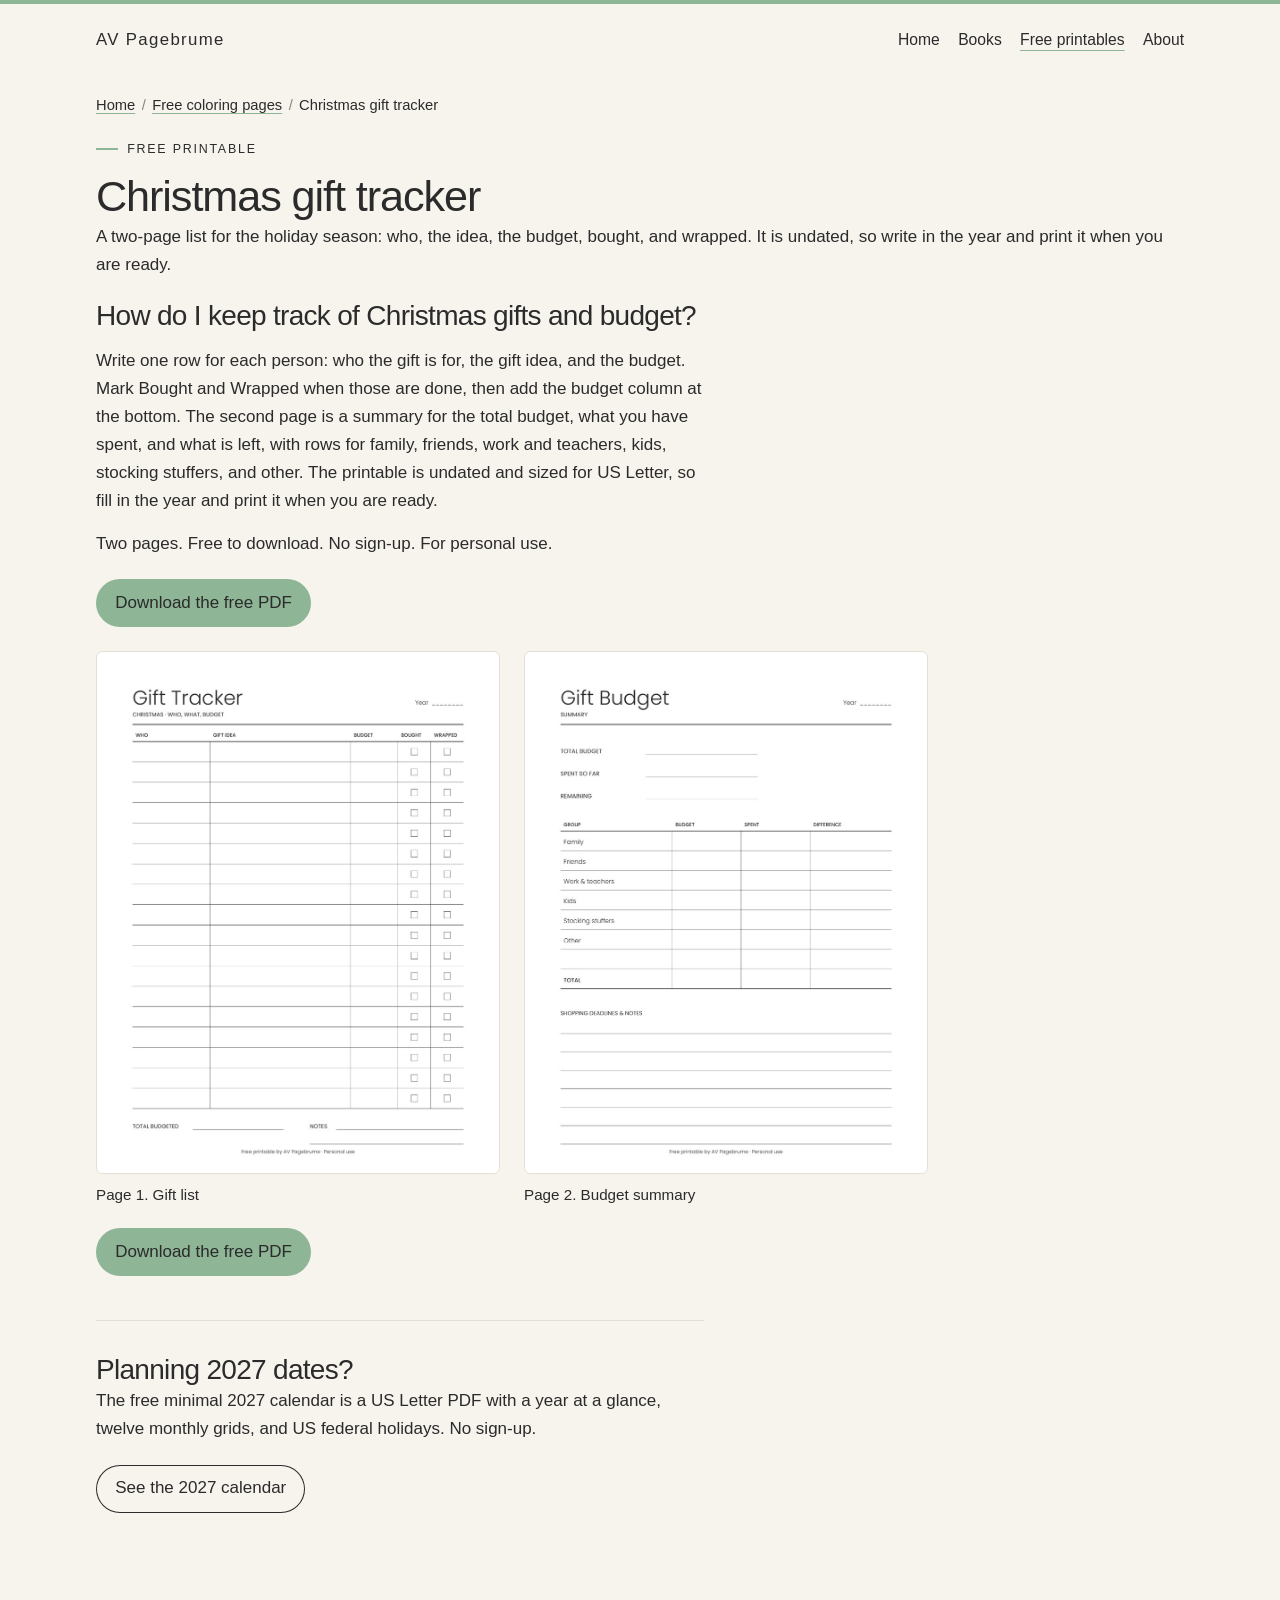
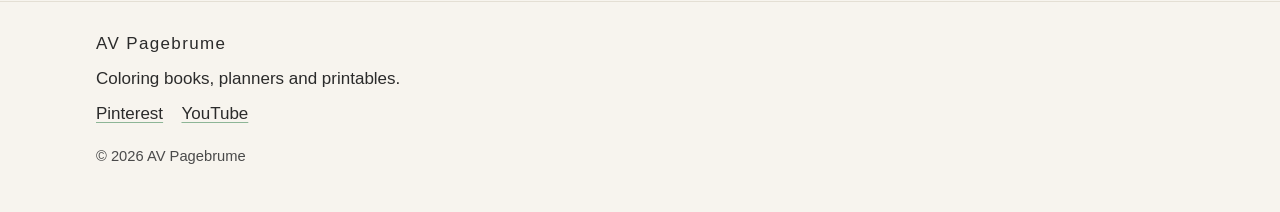
<file: free-printables/gift-tracker/index.html>
<!DOCTYPE html>
<html lang="en">
<head>
  <meta charset="utf-8">
  <meta name="viewport" content="width=device-width, initial-scale=1">
  <title>Christmas Gift Tracker — Free Printable | AV Pagebrume</title>
  <meta name="description" content="Free Christmas gift tracker printable for US Letter. List who, the gift idea, the budget, bought, and wrapped, plus a budget summary. Undated. No sign-up.">
  <link rel="canonical" href="https://vamsiankitha-sudo.github.io/avpagebrume/free-printables/gift-tracker/">
  <meta name="robots" content="index,follow,max-image-preview:large">
  <meta name="author" content="AV Pagebrume">
  <meta name="theme-color" content="#F7F4EE">

  <meta property="og:site_name" content="AV Pagebrume">
  <meta property="og:type" content="website">
  <meta property="og:locale" content="en_US">
  <meta property="og:title" content="Christmas gift tracker printable">
  <meta property="og:description" content="A calm two-page US Letter printable: a gift list and a budget summary. Free to download. Undated. No sign-up.">
  <meta property="og:url" content="https://vamsiankitha-sudo.github.io/avpagebrume/free-printables/gift-tracker/">
  <meta property="og:image" content="https://vamsiankitha-sudo.github.io/avpagebrume/free-printables/gift-tracker/page-1.jpg">
  <meta property="og:image:width" content="900">
  <meta property="og:image:height" content="1165">
  <meta property="og:image:alt" content="Christmas gift tracker printable with columns for who, gift idea, budget, bought, and wrapped.">

  <meta name="twitter:card" content="summary_large_image">
  <meta name="twitter:title" content="Christmas gift tracker printable">
  <meta name="twitter:description" content="A calm two-page US Letter printable: a gift list and a budget summary. Free to download. Undated. No sign-up.">
  <meta name="twitter:image" content="https://vamsiankitha-sudo.github.io/avpagebrume/free-printables/gift-tracker/page-1.jpg">
  <meta name="twitter:image:alt" content="Christmas gift tracker printable with columns for who, gift idea, budget, bought, and wrapped.">

  <link rel="icon" href="../../favicon.ico" sizes="any">
  <link rel="icon" href="../../assets/favicon-32.png" type="image/png" sizes="32x32">
  <link rel="icon" href="../../assets/icon-192.png" type="image/png" sizes="192x192">
  <link rel="apple-touch-icon" href="../../apple-touch-icon.png">
  <link rel="stylesheet" href="../../css/styles.css">
  <script src="../../js/season.js"></script>

  <script type="application/ld+json">
  {
    "@context": "https://schema.org",
    "@graph": [
      {
        "@type": "BreadcrumbList",
        "itemListElement": [
          {
            "@type": "ListItem",
            "position": 1,
            "name": "Home",
            "item": "https://vamsiankitha-sudo.github.io/avpagebrume/"
          },
          {
            "@type": "ListItem",
            "position": 2,
            "name": "Free coloring pages",
            "item": "https://vamsiankitha-sudo.github.io/avpagebrume/free-printables/"
          },
          {
            "@type": "ListItem",
            "position": 3,
            "name": "Christmas gift tracker",
            "item": "https://vamsiankitha-sudo.github.io/avpagebrume/free-printables/gift-tracker/"
          }
        ]
      },
      {
        "@type": "FAQPage",
        "mainEntity": [
          {
            "@type": "Question",
            "name": "How do I keep track of Christmas gifts and budget?",
            "acceptedAnswer": {
              "@type": "Answer",
              "text": "Write one row for each person: who the gift is for, the gift idea, and the budget. Mark Bought and Wrapped when those are done, then add the budget column at the bottom. The second page is a summary for the total budget, what you have spent, and what is left, with rows for family, friends, work and teachers, kids, stocking stuffers, and other. The printable is undated and sized for US Letter, so fill in the year and print it when you are ready."
            }
          }
        ]
      }
    ]
  }
  </script>
</head>
<body>
  <a class="skip" href="#main">Skip to content</a>
  <header class="site-header">
    <div class="wrap header-inner">
      <a class="brand" href="../../">AV Pagebrume</a>
      <nav class="nav" aria-label="Primary">
        <a href="../../">Home</a>
        <a href="../../books/little-animal-helpers/">Books</a>
        <a href="../" aria-current="page">Free printables</a>
        <a href="../../about/">About</a>
      </nav>
    </div>
  </header>

  <main id="main" class="page">
    <article class="wrap">
      <nav class="crumbs" aria-label="Breadcrumb">
        <ol>
          <li><a href="../../">Home</a></li>
          <li><a href="../">Free coloring pages</a></li>
          <li aria-current="page">Christmas gift tracker</li>
        </ol>
      </nav>
      <p class="kicker">Free printable</p>
      <h1>Christmas gift tracker</h1>
      <p class="season-note" data-season-note="gifts">A two-page list for the holiday season: who, the idea, the budget, bought, and wrapped. It is undated, so write in the year and print it when you are ready.</p>
      <div class="prose note">
        <h2>How do I keep track of Christmas gifts and budget?</h2>
        <p>Write one row for each person: who the gift is for, the gift idea, and the budget. Mark Bought and Wrapped when those are done, then add the budget column at the bottom. The second page is a summary for the total budget, what you have spent, and what is left, with rows for family, friends, work and teachers, kids, stocking stuffers, and other. The printable is undated and sized for US Letter, so fill in the year and print it when you are ready.</p>
        <p>Two pages. Free to download. No sign-up. For personal use.</p>
      </div>
      <div class="actions">
        <a class="button" href="christmas-gift-tracker-printable-av-pagebrume.pdf" download="Christmas-gift-tracker-AV-Pagebrume.pdf">Download the free PDF</a>
      </div>

      <div class="preview-grid">
        <figure>
          <img class="sheet" src="page-1.jpg" alt="Christmas gift tracker printable titled Gift Tracker. Columns are Who, Gift idea, Budget, Bought, and Wrapped, with checkboxes, a total budgeted line, and a notes line. A blank for the year. Free printable by AV Pagebrume." width="900" height="1165">
          <figcaption>Page 1. Gift list</figcaption>
        </figure>
        <figure>
          <img class="sheet" src="page-2.jpg" alt="Christmas gift budget summary titled Gift Budget. Lines for total budget, spent so far, and remaining, then a table for family, friends, work and teachers, kids, stocking stuffers, and other, plus shopping deadlines and notes. Free printable by AV Pagebrume." width="900" height="1165" loading="lazy">
          <figcaption>Page 2. Budget summary</figcaption>
        </figure>
      </div>
      <div class="actions">
        <a class="button" href="christmas-gift-tracker-printable-av-pagebrume.pdf" download="Christmas-gift-tracker-AV-Pagebrume.pdf">Download the free PDF</a>
      </div>
      <section class="pack" aria-labelledby="calendar-link-heading">
        <h2 id="calendar-link-heading">Planning 2027 dates?</h2>
        <p>The free minimal 2027 calendar is a US Letter PDF with a year at a glance, twelve monthly grids, and US federal holidays. No sign-up.</p>
        <div class="actions">
          <a class="button secondary" href="../2027-calendar/">See the 2027 calendar</a>
        </div>
      </section>
    </article>
  </main>

  <footer class="site-footer">
    <div class="wrap">
      <p class="footer-brand">AV Pagebrume</p>
      <p>Coloring books, planners and printables.</p>
      <ul class="social">
        <li><a href="https://in.pinterest.com/avpagebrume/" target="_blank" rel="noopener noreferrer">Pinterest<span class="visually-hidden"> (opens in a new tab)</span></a></li>
        <li><a href="https://www.youtube.com/@avpagebrume" target="_blank" rel="noopener noreferrer">YouTube<span class="visually-hidden"> (opens in a new tab)</span></a></li>
      </ul>
      <p class="fine">© 2026 AV Pagebrume</p>
    </div>
  </footer>
</body>
</html>
</file>
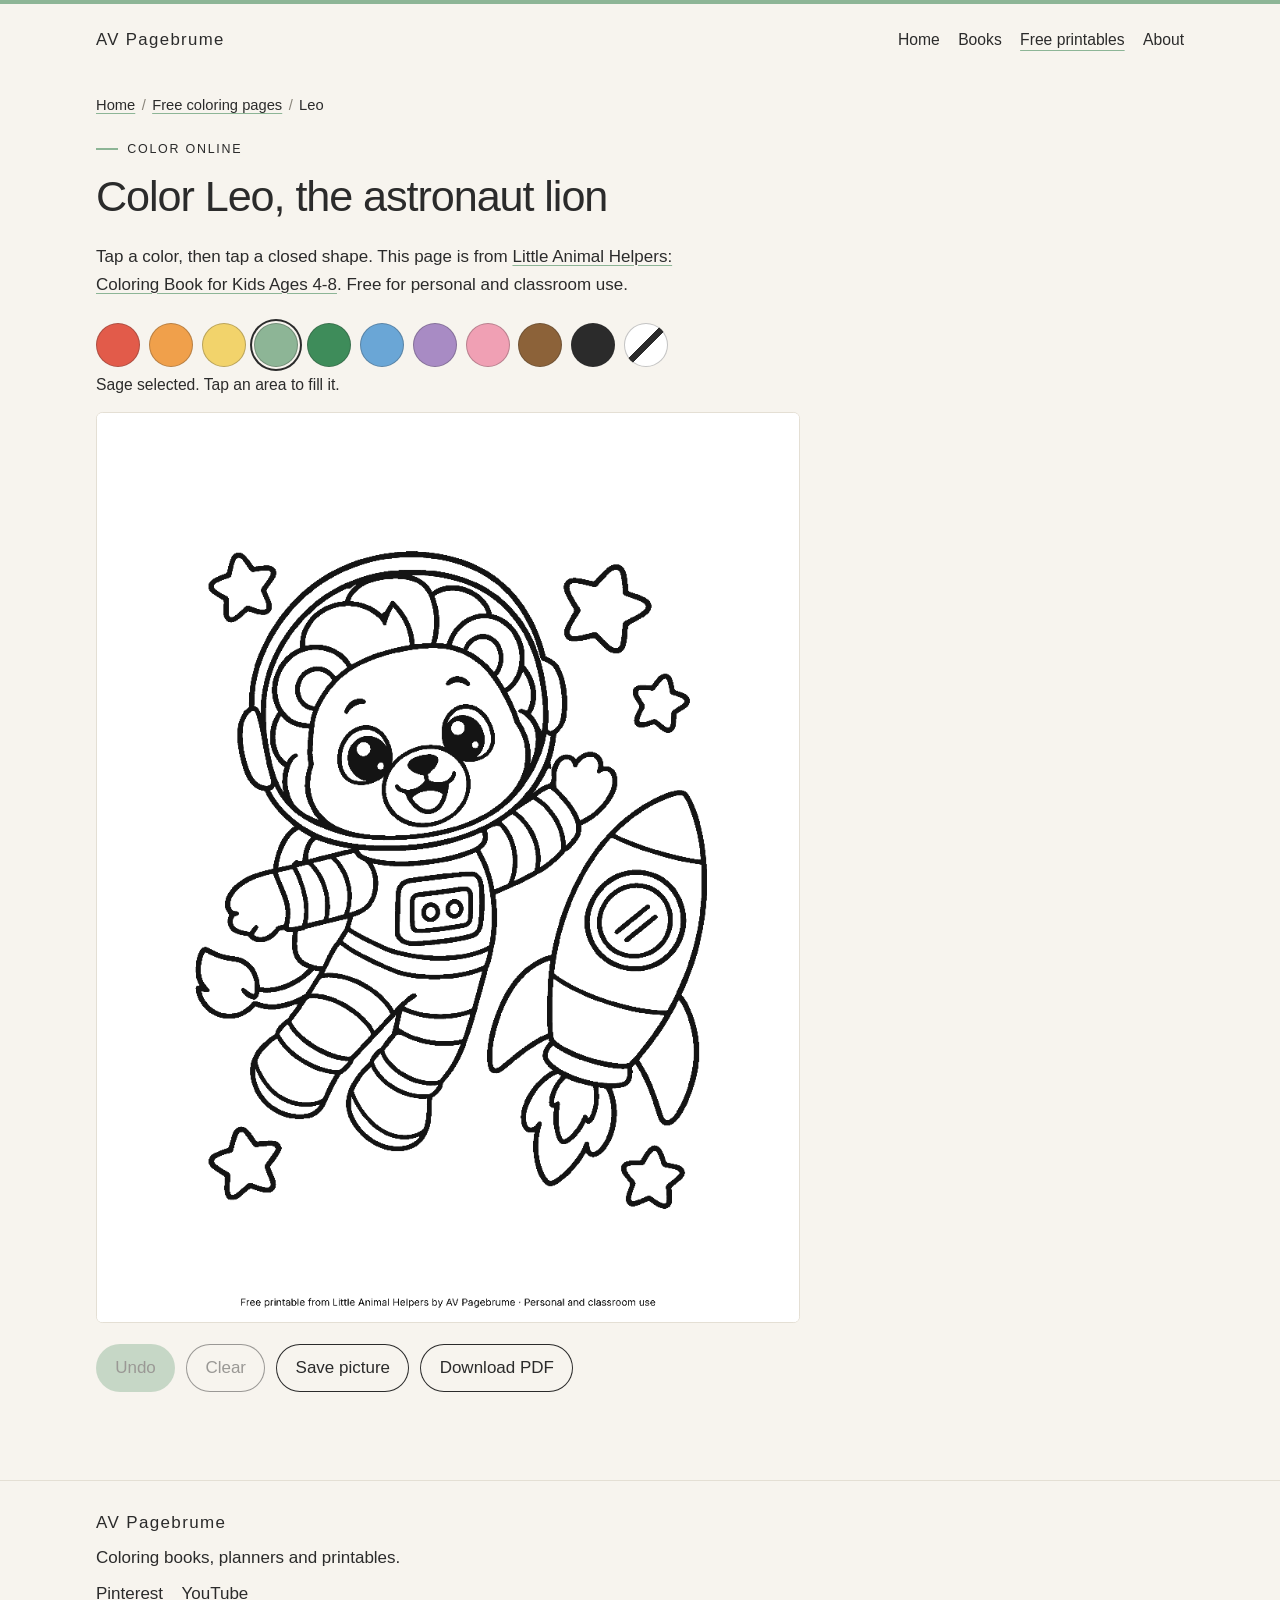
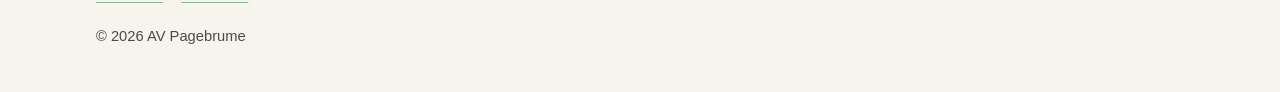
<file: free-printables/leo/index.html>
<!DOCTYPE html>
<html lang="en">
<head>
  <meta charset="utf-8">
  <meta name="viewport" content="width=device-width, initial-scale=1">
  <title>Color Leo the Astronaut Lion — Free Page | AV Pagebrume</title>
  <meta name="description" content="Color Leo the astronaut lion in the browser, or download the free printable from Little Animal Helpers. For personal and classroom use.">
  <link rel="canonical" href="https://vamsiankitha-sudo.github.io/avpagebrume/free-printables/leo/">
  <meta name="robots" content="index,follow,max-image-preview:large">
  <meta name="author" content="AV Pagebrume">
  <meta name="theme-color" content="#F7F4EE">

  <meta property="og:site_name" content="AV Pagebrume">
  <meta property="og:type" content="website">
  <meta property="og:locale" content="en_US">
  <meta property="og:title" content="Color Leo the astronaut lion">
  <meta property="og:description" content="A free coloring page from Little Animal Helpers. Color it in the browser or download the PDF.">
  <meta property="og:url" content="https://vamsiankitha-sudo.github.io/avpagebrume/free-printables/leo/">
  <meta property="og:image" content="https://vamsiankitha-sudo.github.io/avpagebrume/free-printables/leo.jpg">
  <meta property="og:image:width" content="900">
  <meta property="og:image:height" content="1165">
  <meta property="og:image:alt" content="Coloring page of Leo, a lion astronaut floating beside a rocket and stars.">

  <meta name="twitter:card" content="summary_large_image">
  <meta name="twitter:title" content="Color Leo the astronaut lion">
  <meta name="twitter:description" content="A free coloring page from Little Animal Helpers. Color it in the browser or download the PDF.">
  <meta name="twitter:image" content="https://vamsiankitha-sudo.github.io/avpagebrume/free-printables/leo.jpg">
  <meta name="twitter:image:alt" content="Coloring page of Leo, a lion astronaut floating beside a rocket and stars.">

  <link rel="icon" href="../../favicon.ico" sizes="any">
  <link rel="icon" href="../../assets/favicon-32.png" type="image/png" sizes="32x32">
  <link rel="icon" href="../../assets/icon-192.png" type="image/png" sizes="192x192">
  <link rel="apple-touch-icon" href="../../apple-touch-icon.png">
  <link rel="stylesheet" href="../../css/styles.css">

  <script type="application/ld+json">
  {
    "@context": "https://schema.org",
    "@type": "BreadcrumbList",
    "itemListElement": [
      {
        "@type": "ListItem",
        "position": 1,
        "name": "Home",
        "item": "https://vamsiankitha-sudo.github.io/avpagebrume/"
      },
      {
        "@type": "ListItem",
        "position": 2,
        "name": "Free coloring pages",
        "item": "https://vamsiankitha-sudo.github.io/avpagebrume/free-printables/"
      },
      {
        "@type": "ListItem",
        "position": 3,
        "name": "Leo",
        "item": "https://vamsiankitha-sudo.github.io/avpagebrume/free-printables/leo/"
      }
    ]
  }
  </script>
</head>
<body>
  <a class="skip" href="#main">Skip to content</a>
  <header class="site-header">
    <div class="wrap header-inner">
      <a class="brand" href="../../">AV Pagebrume</a>
      <nav class="nav" aria-label="Primary">
        <a href="../../">Home</a>
        <a href="../../books/little-animal-helpers/">Books</a>
        <a href="../" aria-current="page">Free printables</a>
        <a href="../../about/">About</a>
      </nav>
    </div>
  </header>

  <main id="main" class="page">
    <article class="wrap">
      <nav class="crumbs" aria-label="Breadcrumb">
        <ol>
          <li><a href="../../">Home</a></li>
          <li><a href="../">Free coloring pages</a></li>
          <li aria-current="page">Leo</li>
        </ol>
      </nav>
      <p class="kicker">Color online</p>
      <h1>Color Leo, the astronaut lion</h1>
      <div class="prose note">
        <p>Tap a color, then tap a closed shape. This page is from <a href="../../books/little-animal-helpers/">Little Animal Helpers: Coloring Book for Kids Ages 4-8</a>. Free for personal and classroom use.</p>
      </div>
      <noscript>
        <p>Coloring in the browser needs JavaScript. The picture and the PDF download still work without it.</p>
      </noscript>

      <div class="studio" data-color-page data-image="../leo.webp" data-fallback="../leo.jpg" data-save="Leo-astronaut-lion-colored.png" data-label="Coloring page of Leo the astronaut lion. Choose a color, then click an area.">
        <div class="palette" data-palette role="group" aria-label="Colors"></div>
        <p class="color-hint" data-hint aria-live="polite">Tap a color, then tap the page.</p>
        <div class="stage" data-stage>
          <img src="../leo.jpg" alt="Coloring page of Leo, a lion astronaut in a space suit, floating beside a rocket and stars. Free printable from Little Animal Helpers." width="900" height="1165">
        </div>
        <div class="actions">
          <button class="button" type="button" data-act="undo">Undo</button>
          <button class="button secondary" type="button" data-act="clear">Clear</button>
          <button class="button secondary" type="button" data-act="save">Save picture</button>
          <a class="button secondary" href="../leo-astronaut-lion.pdf" download="Leo-astronaut-lion-coloring-page.pdf">Download PDF</a>
        </div>
      </div>
    </article>
  </main>

  <footer class="site-footer">
    <div class="wrap">
      <p class="footer-brand">AV Pagebrume</p>
      <p>Coloring books, planners and printables.</p>
      <ul class="social">
        <li><a href="https://in.pinterest.com/avpagebrume/" target="_blank" rel="noopener noreferrer">Pinterest<span class="visually-hidden"> (opens in a new tab)</span></a></li>
        <li><a href="https://www.youtube.com/@avpagebrume" target="_blank" rel="noopener noreferrer">YouTube<span class="visually-hidden"> (opens in a new tab)</span></a></li>
      </ul>
      <p class="fine">© 2026 AV Pagebrume</p>
    </div>
  </footer>
  <script src="../../js/color.js"></script>
</body>
</html>
</file>
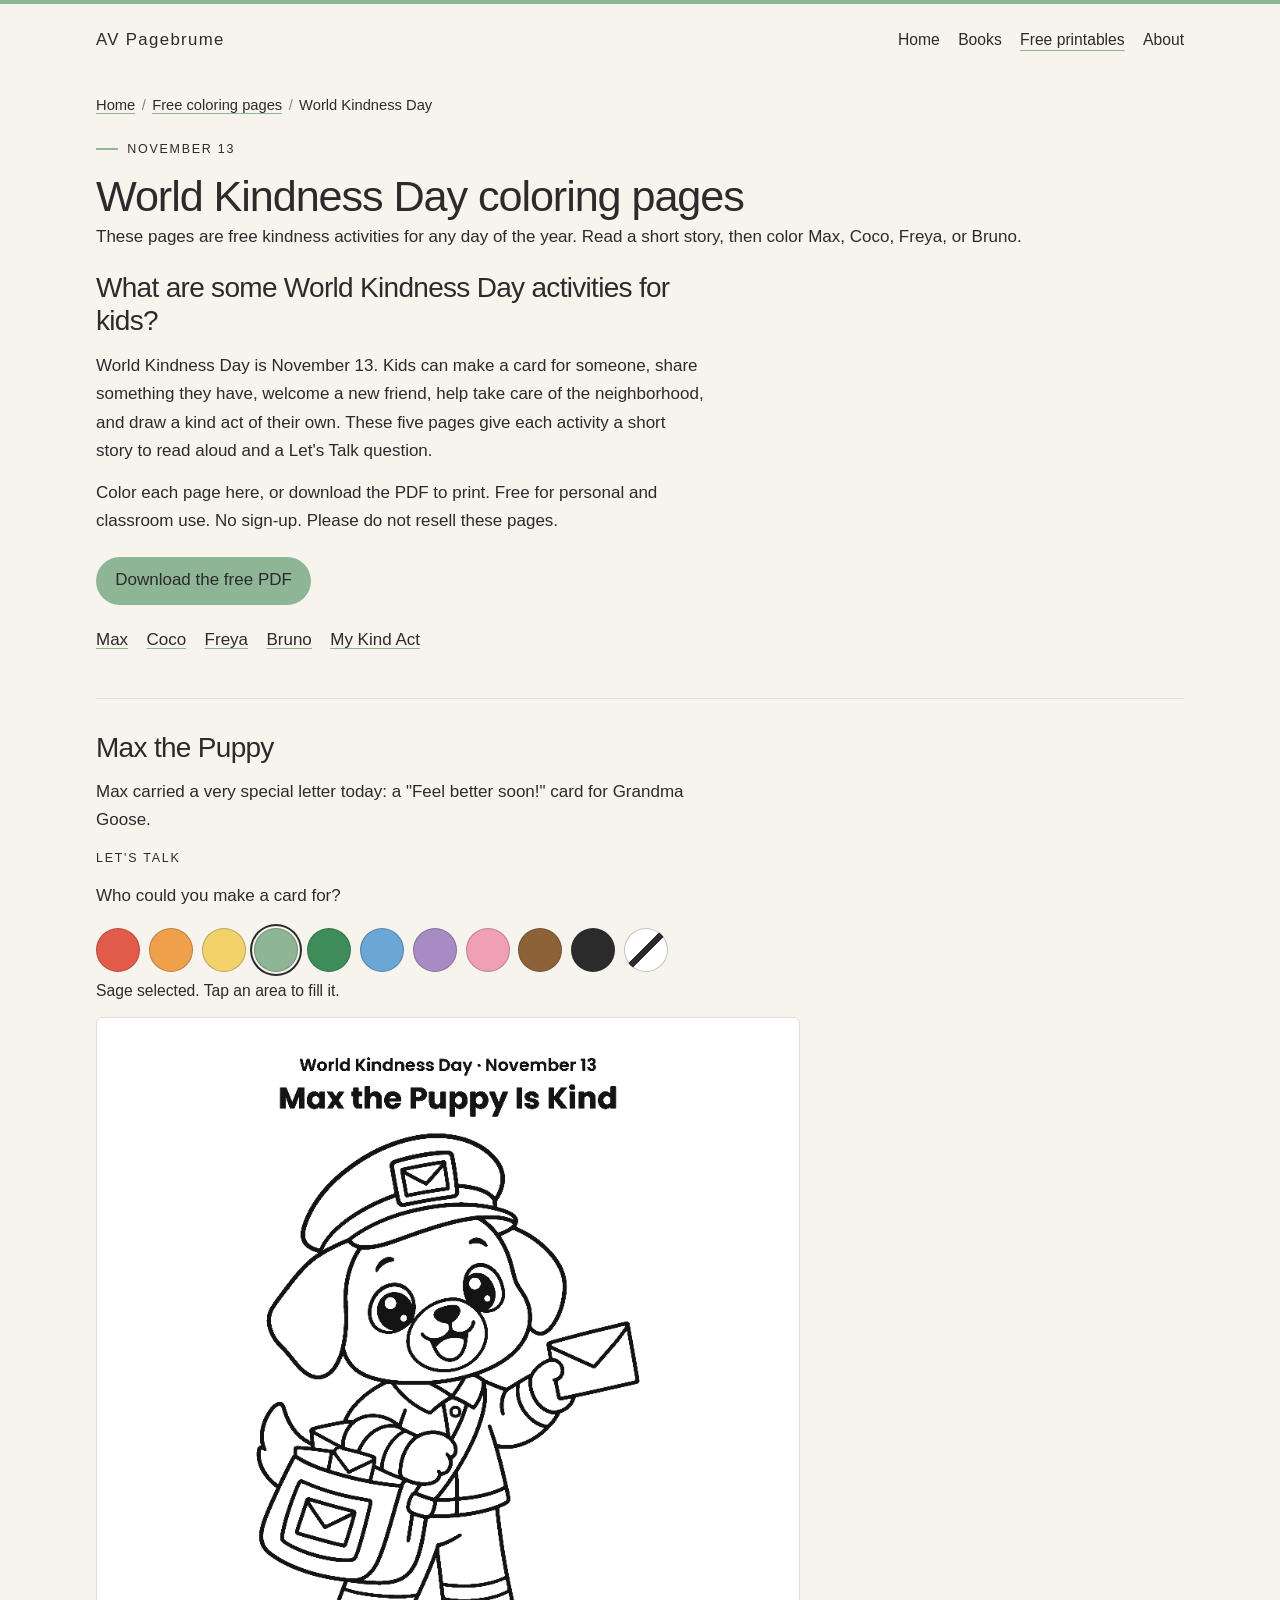
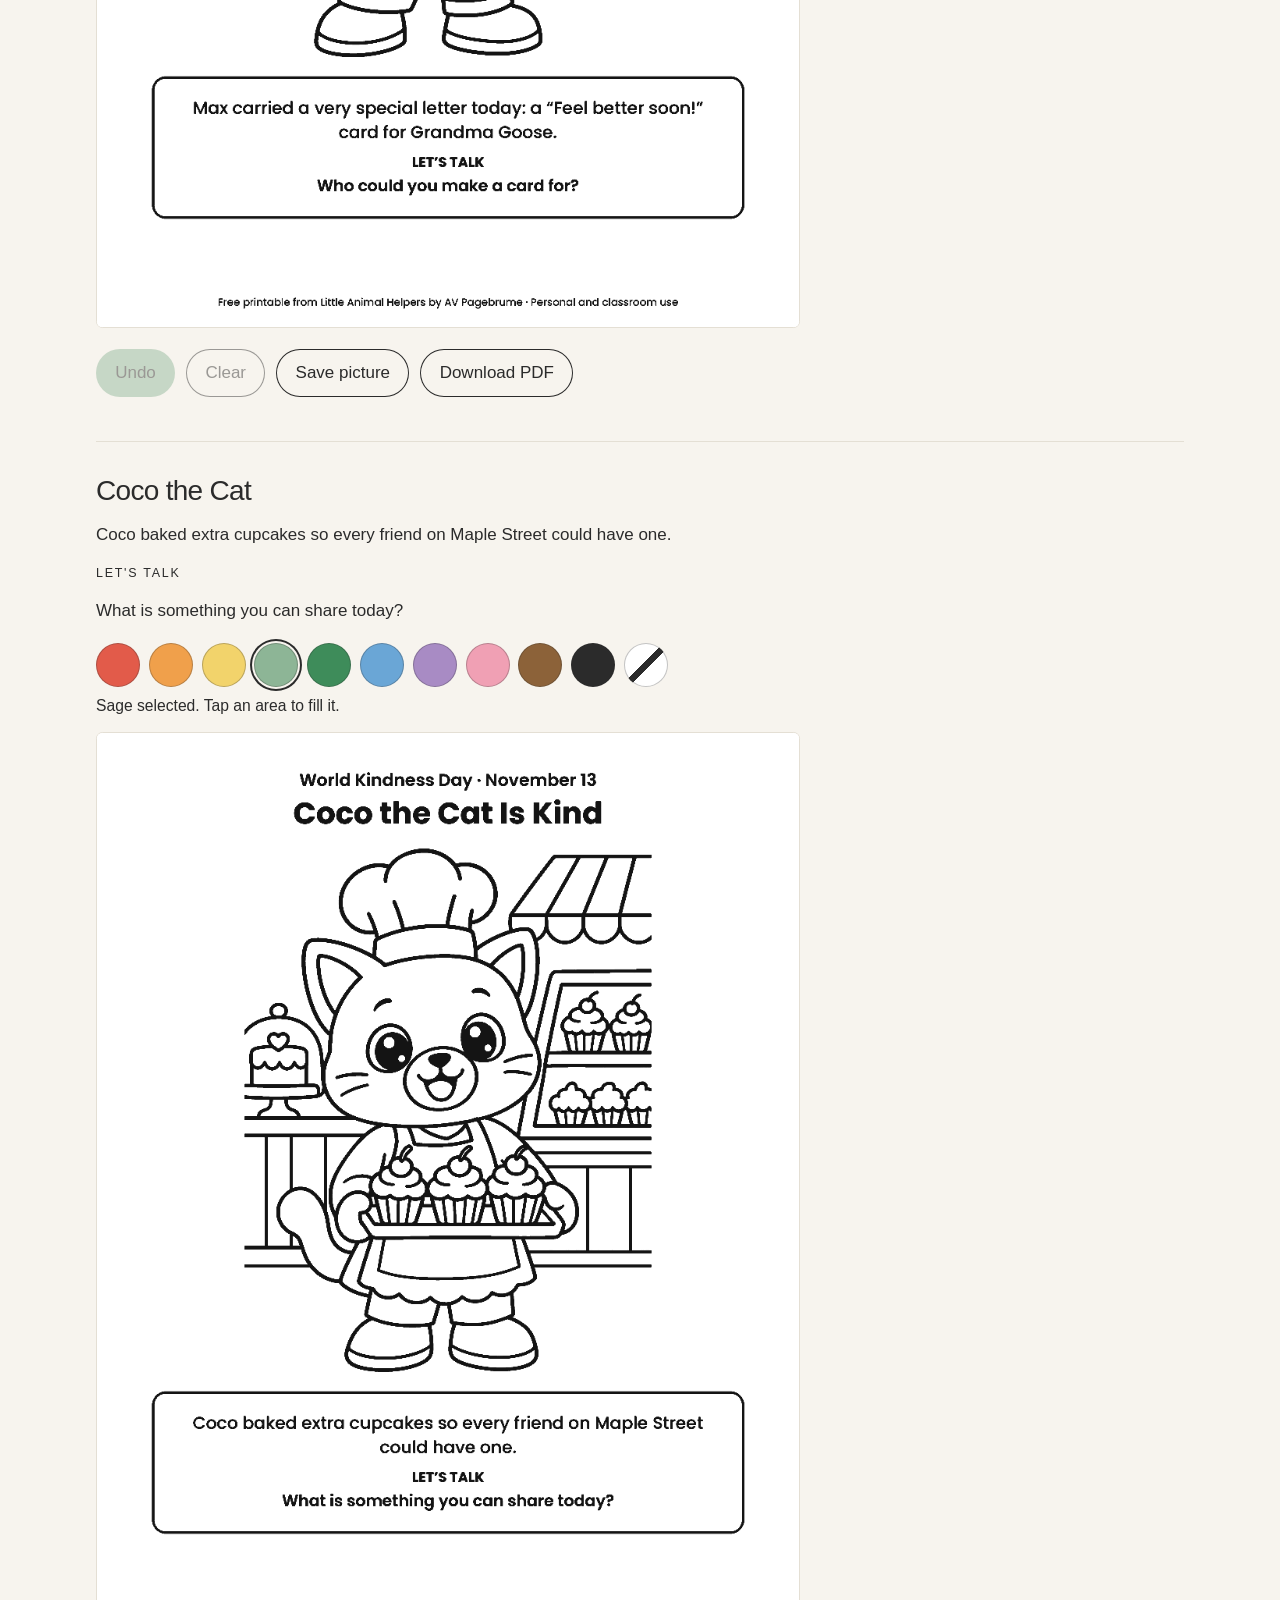
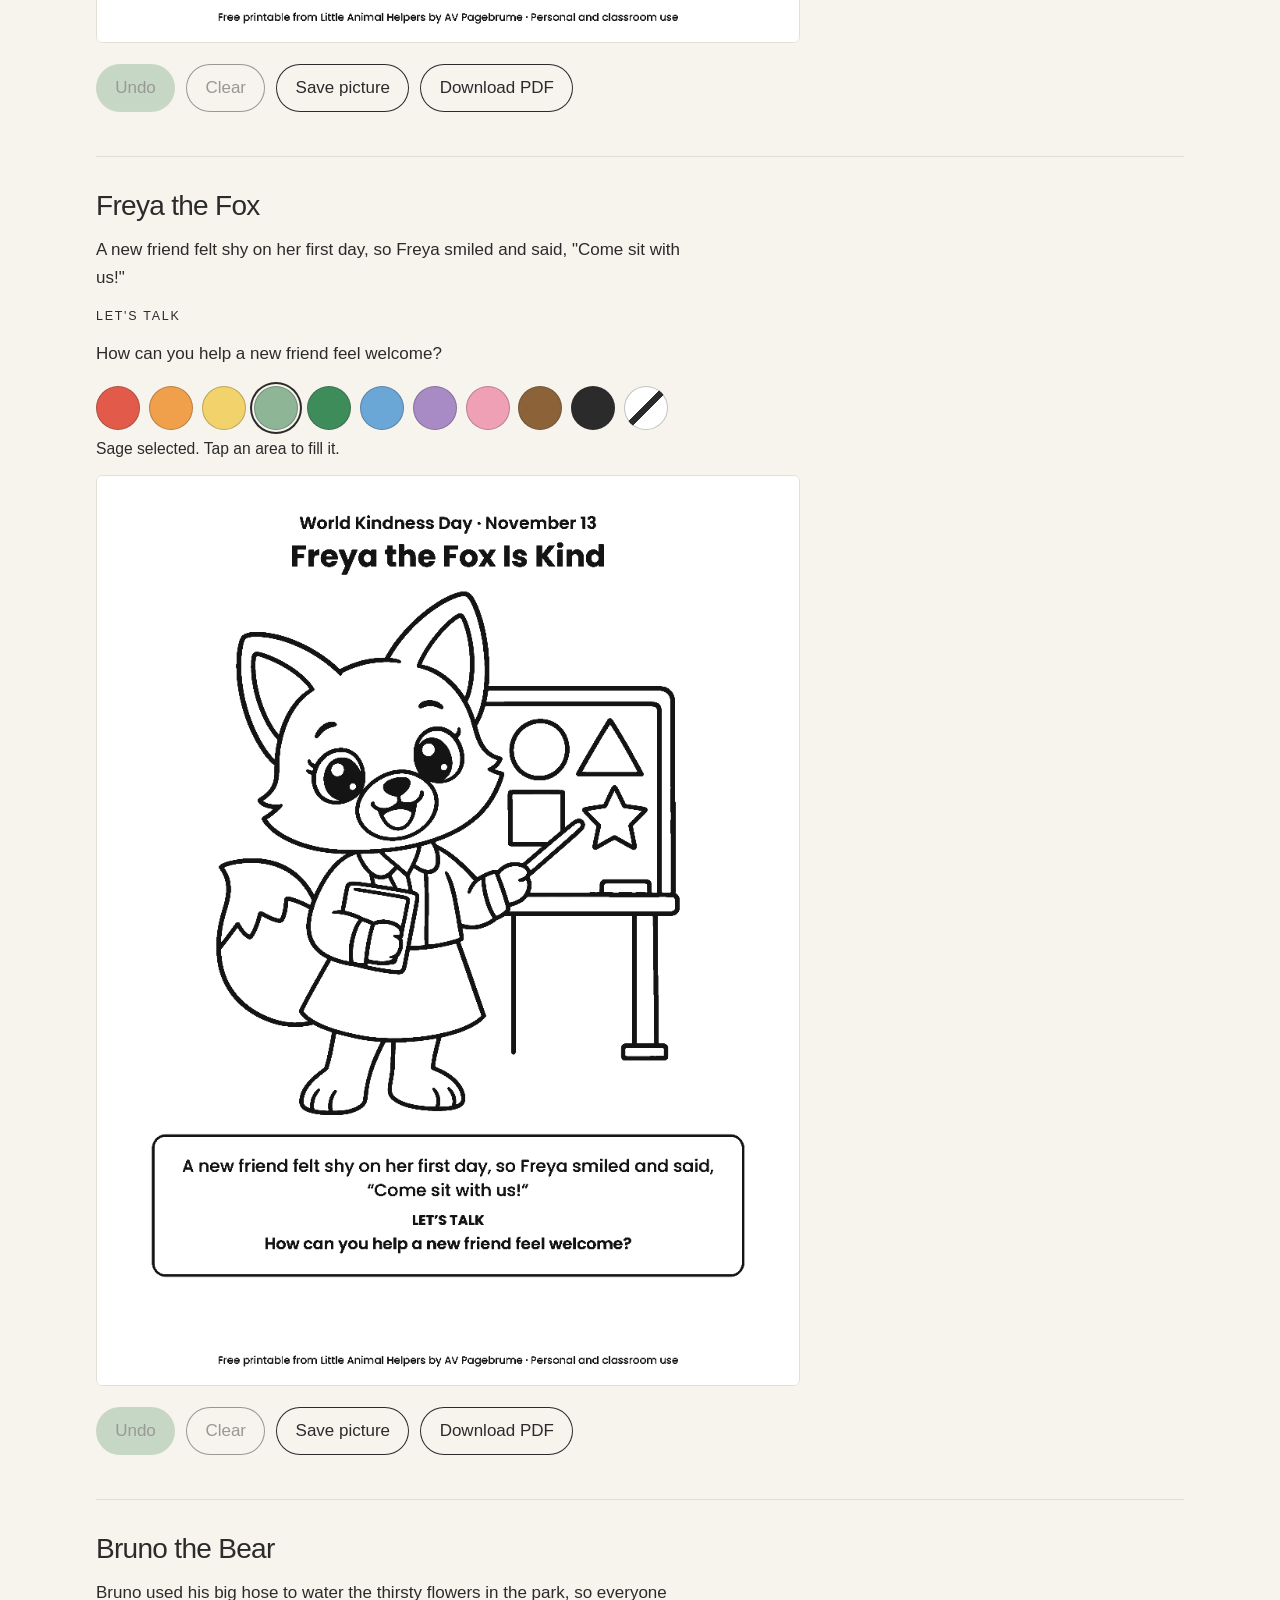
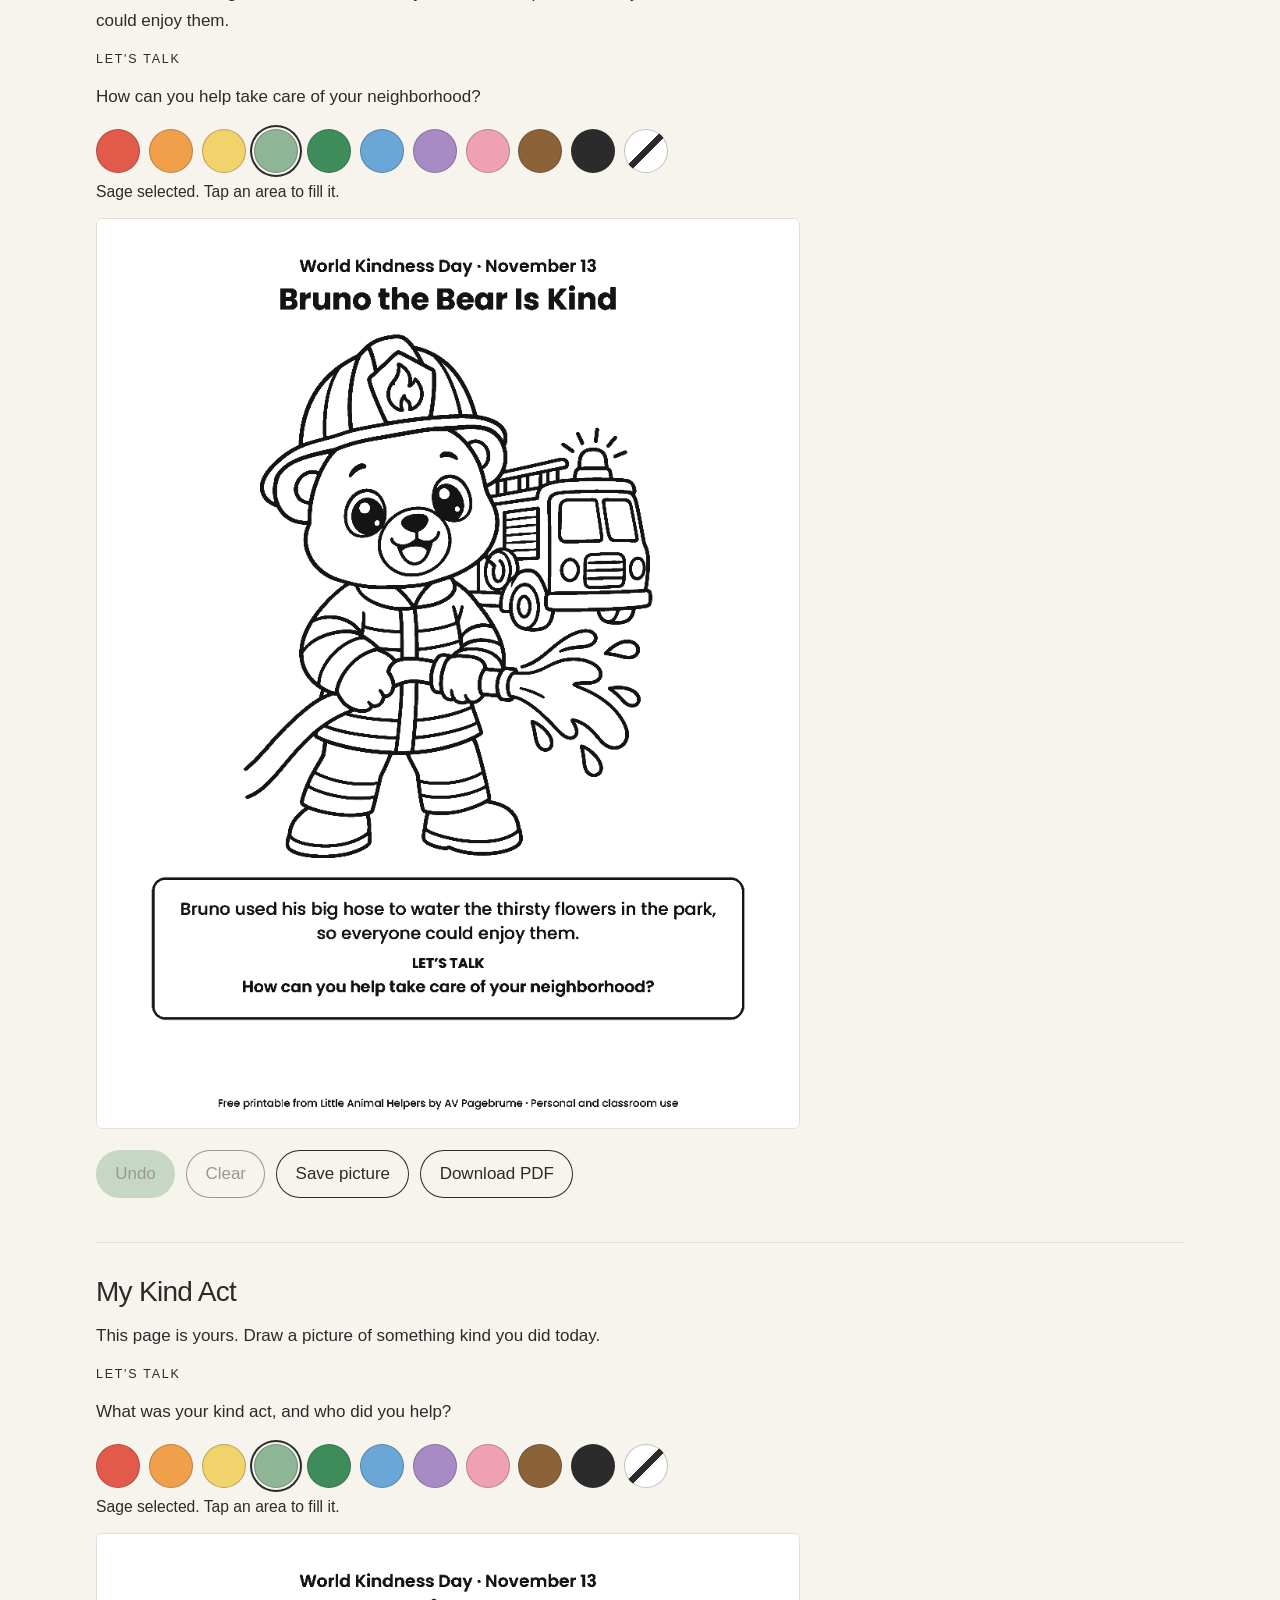
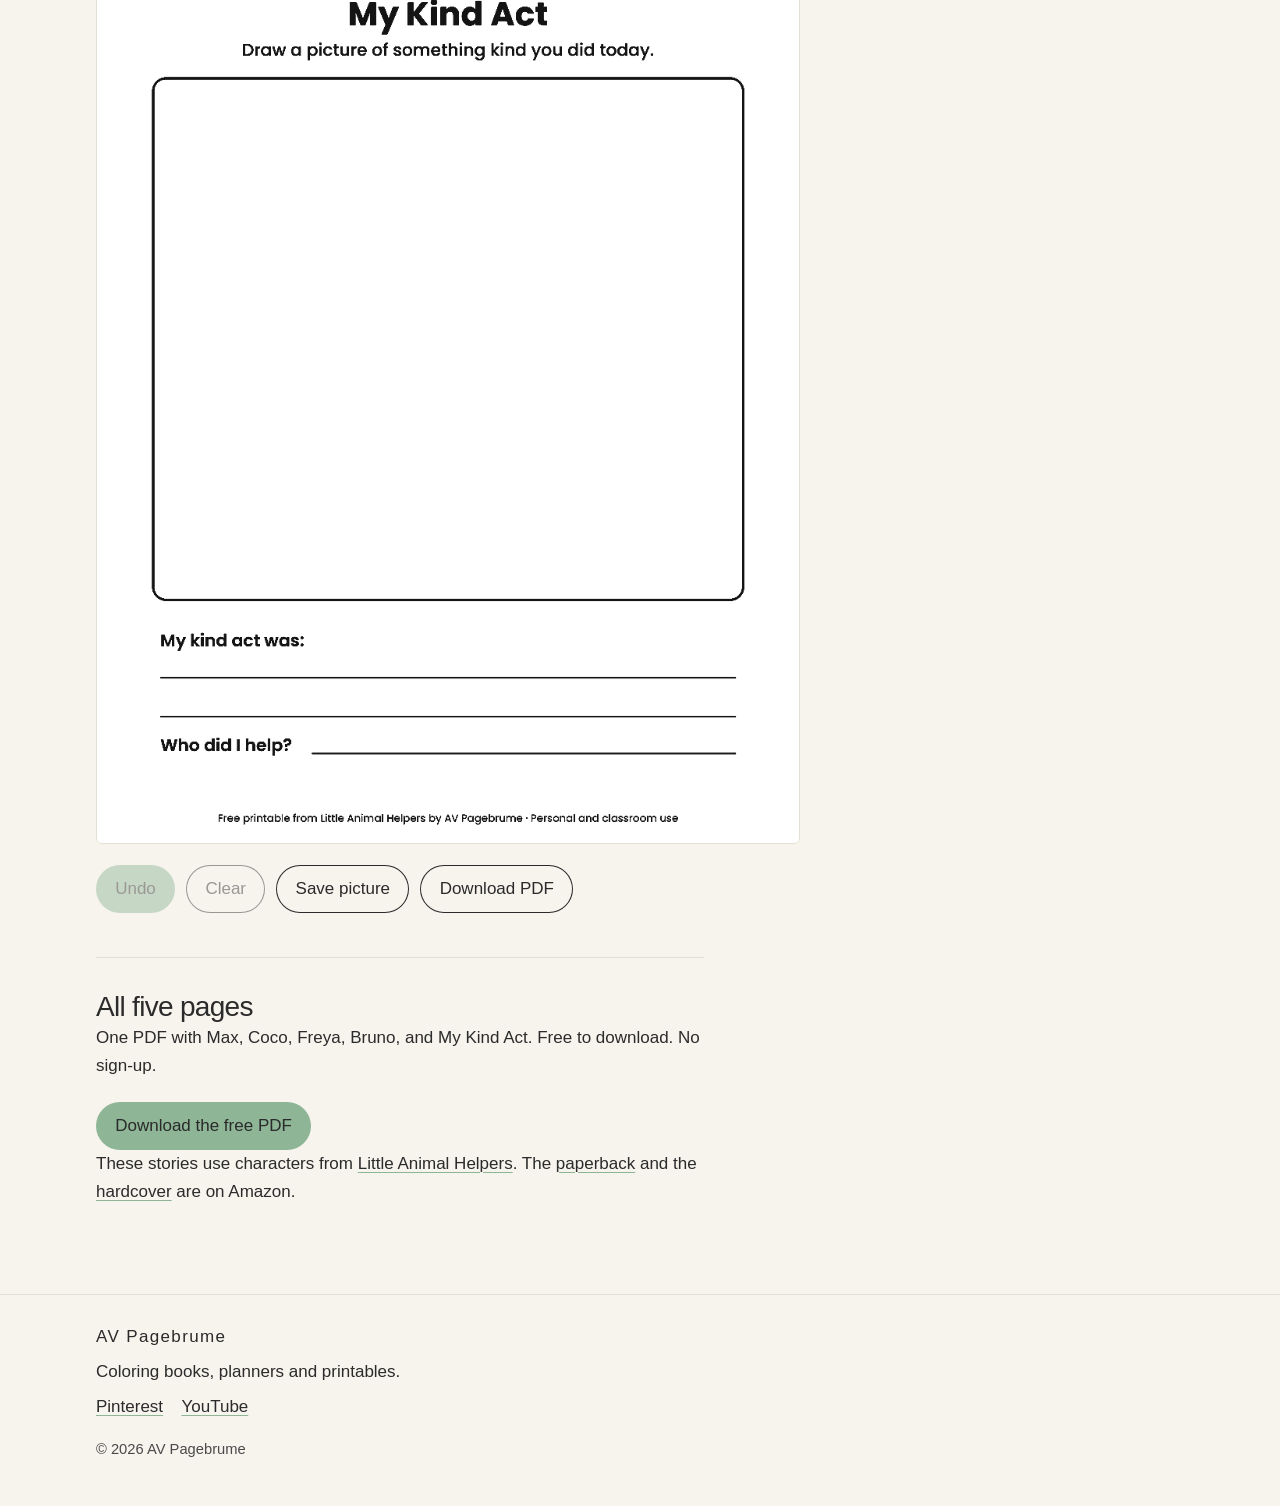
<file: free-printables/world-kindness-day/index.html>
<!DOCTYPE html>
<html lang="en">
<head>
  <meta charset="utf-8">
  <meta name="viewport" content="width=device-width, initial-scale=1">
  <title>World Kindness Day Coloring Pages — Free PDF | AV Pagebrume</title>
  <meta name="description" content="Free World Kindness Day coloring pages for kids. Five short stories to read aloud, with Let's Talk questions. Color online or download the PDF. No sign-up. November 13.">
  <link rel="canonical" href="https://vamsiankitha-sudo.github.io/avpagebrume/free-printables/world-kindness-day/">
  <meta name="robots" content="index,follow,max-image-preview:large">
  <meta name="author" content="AV Pagebrume">
  <meta name="theme-color" content="#F7F4EE">

  <meta property="og:site_name" content="AV Pagebrume">
  <meta property="og:type" content="website">
  <meta property="og:locale" content="en_US">
  <meta property="og:title" content="World Kindness Day coloring pages">
  <meta property="og:description" content="Five free pages from Little Animal Helpers. Read a short story, talk about a kind act, and color online or download the PDF. No sign-up.">
  <meta property="og:url" content="https://vamsiankitha-sudo.github.io/avpagebrume/free-printables/world-kindness-day/">
  <meta property="og:image" content="https://vamsiankitha-sudo.github.io/avpagebrume/free-printables/world-kindness-day/max.jpg">
  <meta property="og:image:width" content="900">
  <meta property="og:image:height" content="1165">
  <meta property="og:image:alt" content="Coloring page of Max the puppy, a mail carrier holding a Feel better soon card.">

  <meta name="twitter:card" content="summary_large_image">
  <meta name="twitter:title" content="World Kindness Day coloring pages">
  <meta name="twitter:description" content="Five free pages from Little Animal Helpers. Read a short story, talk about a kind act, and color online or download the PDF. No sign-up.">
  <meta name="twitter:image" content="https://vamsiankitha-sudo.github.io/avpagebrume/free-printables/world-kindness-day/max.jpg">
  <meta name="twitter:image:alt" content="Coloring page of Max the puppy, a mail carrier holding a Feel better soon card.">

  <link rel="icon" href="../../favicon.ico" sizes="any">
  <link rel="icon" href="../../assets/favicon-32.png" type="image/png" sizes="32x32">
  <link rel="icon" href="../../assets/icon-192.png" type="image/png" sizes="192x192">
  <link rel="apple-touch-icon" href="../../apple-touch-icon.png">
  <link rel="stylesheet" href="../../css/styles.css">
  <script src="../../js/season.js"></script>

  <script type="application/ld+json">
  {
    "@context": "https://schema.org",
    "@graph": [
      {
        "@type": "BreadcrumbList",
        "itemListElement": [
          {
            "@type": "ListItem",
            "position": 1,
            "name": "Home",
            "item": "https://vamsiankitha-sudo.github.io/avpagebrume/"
          },
          {
            "@type": "ListItem",
            "position": 2,
            "name": "Free coloring pages",
            "item": "https://vamsiankitha-sudo.github.io/avpagebrume/free-printables/"
          },
          {
            "@type": "ListItem",
            "position": 3,
            "name": "World Kindness Day",
            "item": "https://vamsiankitha-sudo.github.io/avpagebrume/free-printables/world-kindness-day/"
          }
        ]
      },
      {
        "@type": "FAQPage",
        "mainEntity": [
          {
            "@type": "Question",
            "name": "What are some World Kindness Day activities for kids?",
            "acceptedAnswer": {
              "@type": "Answer",
              "text": "World Kindness Day is November 13. Kids can make a card for someone, share something they have, welcome a new friend, help take care of the neighborhood, and draw a kind act of their own. These five pages give each activity a short story to read aloud and a Let's Talk question."
            }
          }
        ]
      }
    ]
  }
  </script>
</head>
<body>
  <a class="skip" href="#main">Skip to content</a>
  <header class="site-header">
    <div class="wrap header-inner">
      <a class="brand" href="../../">AV Pagebrume</a>
      <nav class="nav" aria-label="Primary">
        <a href="../../">Home</a>
        <a href="../../books/little-animal-helpers/">Books</a>
        <a href="../" aria-current="page">Free printables</a>
        <a href="../../about/">About</a>
      </nav>
    </div>
  </header>

  <main id="main" class="page">
    <article class="wrap">
      <nav class="crumbs" aria-label="Breadcrumb">
        <ol>
          <li><a href="../../">Home</a></li>
          <li><a href="../">Free coloring pages</a></li>
          <li aria-current="page">World Kindness Day</li>
        </ol>
      </nav>
      <p class="kicker">November 13</p>
      <h1>World Kindness Day coloring pages</h1>
      <p class="season-note" data-season-note="kindness">These pages are free kindness activities for any day of the year. Read a short story, then color Max, Coco, Freya, or Bruno.</p>
      <div class="prose note">
        <h2>What are some World Kindness Day activities for kids?</h2>
        <p>World Kindness Day is November 13. Kids can make a card for someone, share something they have, welcome a new friend, help take care of the neighborhood, and draw a kind act of their own. These five pages give each activity a short story to read aloud and a Let's Talk question.</p>
        <p>Color each page here, or download the PDF to print. Free for personal and classroom use. No sign-up. Please do not resell these pages.</p>
      </div>
      <div class="actions">
        <a class="button" href="world-kindness-day-coloring-pages-little-animal-helpers.pdf" download="World-Kindness-Day-Little-Animal-Helpers.pdf">Download the free PDF</a>
      </div>
      <noscript>
        <p>Coloring in the browser needs JavaScript. The pictures and the PDF download still work without it.</p>
      </noscript>
      <nav class="page-nav" aria-label="Pages in this set">
        <a href="#max">Max</a>
        <a href="#coco">Coco</a>
        <a href="#freya">Freya</a>
        <a href="#bruno">Bruno</a>
        <a href="#my-kind-act">My Kind Act</a>
      </nav>

      <section class="page-block" id="max" aria-labelledby="max-heading">
        <h2 id="max-heading">Max the Puppy</h2>
        <p class="prose">Max carried a very special letter today: a "Feel better soon!" card for Grandma Goose.</p>
        <p class="talk-label">Let's Talk</p>
        <p>Who could you make a card for?</p>
        <div class="studio" data-color-page data-image="max.webp" data-fallback="max.jpg" data-save="Max-the-puppy-colored.png" data-label="Coloring page of Max the puppy delivering a card. Choose a color, then click an area.">
          <div class="palette" data-palette role="group" aria-label="Colors for Max"></div>
          <p class="color-hint" data-hint aria-live="polite">Tap a color, then tap the page.</p>
          <div class="stage" data-stage>
            <img src="max.jpg" alt="Coloring page of Max the puppy, a mail carrier in a cap with an envelope badge, holding a letter and a mail bag. The story says he carried a Feel better soon card for Grandma Goose. World Kindness Day, November 13. Free printable from Little Animal Helpers." width="900" height="1165">
          </div>
          <div class="actions">
            <button class="button" type="button" data-act="undo">Undo</button>
            <button class="button secondary" type="button" data-act="clear">Clear</button>
            <button class="button secondary" type="button" data-act="save">Save picture</button>
            <a class="button secondary" href="world-kindness-day-coloring-pages-little-animal-helpers.pdf" download="World-Kindness-Day-Little-Animal-Helpers.pdf">Download PDF</a>
          </div>
        </div>
      </section>

      <section class="page-block" id="coco" aria-labelledby="coco-heading">
        <h2 id="coco-heading">Coco the Cat</h2>
        <p class="prose">Coco baked extra cupcakes so every friend on Maple Street could have one.</p>
        <p class="talk-label">Let's Talk</p>
        <p>What is something you can share today?</p>
        <div class="studio" data-color-page data-image="coco.webp" data-fallback="coco.jpg" data-save="Coco-the-cat-colored.png" data-label="Coloring page of Coco the cat sharing cupcakes. Choose a color, then click an area.">
          <div class="palette" data-palette role="group" aria-label="Colors for Coco"></div>
          <p class="color-hint" data-hint aria-live="polite">Tap a color, then tap the page.</p>
          <div class="stage" data-stage>
            <img src="coco.jpg" alt="Coloring page of Coco the cat, a baker in a chef hat and apron, holding a tray of three cupcakes in a bakery. The story says she baked extra cupcakes to share. World Kindness Day, November 13. Free printable from Little Animal Helpers." width="900" height="1165" loading="lazy">
          </div>
          <div class="actions">
            <button class="button" type="button" data-act="undo">Undo</button>
            <button class="button secondary" type="button" data-act="clear">Clear</button>
            <button class="button secondary" type="button" data-act="save">Save picture</button>
            <a class="button secondary" href="world-kindness-day-coloring-pages-little-animal-helpers.pdf" download="World-Kindness-Day-Little-Animal-Helpers.pdf">Download PDF</a>
          </div>
        </div>
      </section>

      <section class="page-block" id="freya" aria-labelledby="freya-heading">
        <h2 id="freya-heading">Freya the Fox</h2>
        <p class="prose">A new friend felt shy on her first day, so Freya smiled and said, "Come sit with us!"</p>
        <p class="talk-label">Let's Talk</p>
        <p>How can you help a new friend feel welcome?</p>
        <div class="studio" data-color-page data-image="freya.webp" data-fallback="freya.jpg" data-save="Freya-the-fox-colored.png" data-label="Coloring page of Freya the fox welcoming a new friend. Choose a color, then click an area.">
          <div class="palette" data-palette role="group" aria-label="Colors for Freya"></div>
          <p class="color-hint" data-hint aria-live="polite">Tap a color, then tap the page.</p>
          <div class="stage" data-stage>
            <img src="freya.jpg" alt="Coloring page of Freya the fox, a teacher in a dress, holding a book and pointing to shapes on a board. The story says she welcomed a shy new friend. World Kindness Day, November 13. Free printable from Little Animal Helpers." width="900" height="1165" loading="lazy">
          </div>
          <div class="actions">
            <button class="button" type="button" data-act="undo">Undo</button>
            <button class="button secondary" type="button" data-act="clear">Clear</button>
            <button class="button secondary" type="button" data-act="save">Save picture</button>
            <a class="button secondary" href="world-kindness-day-coloring-pages-little-animal-helpers.pdf" download="World-Kindness-Day-Little-Animal-Helpers.pdf">Download PDF</a>
          </div>
        </div>
      </section>

      <section class="page-block" id="bruno" aria-labelledby="bruno-heading">
        <h2 id="bruno-heading">Bruno the Bear</h2>
        <p class="prose">Bruno used his big hose to water the thirsty flowers in the park, so everyone could enjoy them.</p>
        <p class="talk-label">Let's Talk</p>
        <p>How can you help take care of your neighborhood?</p>
        <div class="studio" data-color-page data-image="bruno.webp" data-fallback="bruno.jpg" data-save="Bruno-the-bear-kindness-colored.png" data-label="Coloring page of Bruno the bear watering park flowers. Choose a color, then click an area.">
          <div class="palette" data-palette role="group" aria-label="Colors for Bruno"></div>
          <p class="color-hint" data-hint aria-live="polite">Tap a color, then tap the page.</p>
          <div class="stage" data-stage>
            <img src="bruno.jpg" alt="Coloring page of Bruno the bear in firefighter gear, using a hose to water flowers, with a fire truck behind him. The story says he watered the thirsty flowers in the park. World Kindness Day, November 13. Free printable from Little Animal Helpers." width="900" height="1165" loading="lazy">
          </div>
          <div class="actions">
            <button class="button" type="button" data-act="undo">Undo</button>
            <button class="button secondary" type="button" data-act="clear">Clear</button>
            <button class="button secondary" type="button" data-act="save">Save picture</button>
            <a class="button secondary" href="world-kindness-day-coloring-pages-little-animal-helpers.pdf" download="World-Kindness-Day-Little-Animal-Helpers.pdf">Download PDF</a>
          </div>
        </div>
      </section>

      <section class="page-block" id="my-kind-act" aria-labelledby="kind-act-heading">
        <h2 id="kind-act-heading">My Kind Act</h2>
        <p class="prose">This page is yours. Draw a picture of something kind you did today.</p>
        <p class="talk-label">Let's Talk</p>
        <p>What was your kind act, and who did you help?</p>
        <div class="studio" data-color-page data-image="my-kind-act.webp" data-fallback="my-kind-act.jpg" data-save="My-kind-act-colored.png" data-label="Draw-your-own page titled My Kind Act, with a large empty box and writing lines. Choose a color, then click an area.">
          <div class="palette" data-palette role="group" aria-label="Colors for My Kind Act"></div>
          <p class="color-hint" data-hint aria-live="polite">Tap a color, then tap the page.</p>
          <div class="stage" data-stage>
            <img src="my-kind-act.jpg" alt="World Kindness Day drawing page titled My Kind Act. A large empty box for a picture, lines labeled My kind act was, and a line for Who did I help. Free printable from Little Animal Helpers." width="900" height="1165" loading="lazy">
          </div>
          <div class="actions">
            <button class="button" type="button" data-act="undo">Undo</button>
            <button class="button secondary" type="button" data-act="clear">Clear</button>
            <button class="button secondary" type="button" data-act="save">Save picture</button>
            <a class="button secondary" href="world-kindness-day-coloring-pages-little-animal-helpers.pdf" download="World-Kindness-Day-Little-Animal-Helpers.pdf">Download PDF</a>
          </div>
        </div>
      </section>

      <section class="pack" aria-labelledby="pack-heading">
        <h2 id="pack-heading">All five pages</h2>
        <p>One PDF with Max, Coco, Freya, Bruno, and My Kind Act. Free to download. No sign-up.</p>
        <div class="actions">
          <a class="button" href="world-kindness-day-coloring-pages-little-animal-helpers.pdf" download="World-Kindness-Day-Little-Animal-Helpers.pdf">Download the free PDF</a>
        </div>
        <p>These stories use characters from <a href="../../books/little-animal-helpers/">Little Animal Helpers</a>. The <a href="https://www.amazon.com/dp/B0HQTGMC9R" target="_blank" rel="noopener noreferrer">paperback<span class="visually-hidden"> (opens in a new tab)</span></a> and the <a href="https://www.amazon.com/dp/B0HQTN1P69" target="_blank" rel="noopener noreferrer">hardcover<span class="visually-hidden"> (opens in a new tab)</span></a> are on Amazon.</p>
      </section>
    </article>
  </main>

  <footer class="site-footer">
    <div class="wrap">
      <p class="footer-brand">AV Pagebrume</p>
      <p>Coloring books, planners and printables.</p>
      <ul class="social">
        <li><a href="https://in.pinterest.com/avpagebrume/" target="_blank" rel="noopener noreferrer">Pinterest<span class="visually-hidden"> (opens in a new tab)</span></a></li>
        <li><a href="https://www.youtube.com/@avpagebrume" target="_blank" rel="noopener noreferrer">YouTube<span class="visually-hidden"> (opens in a new tab)</span></a></li>
      </ul>
      <p class="fine">© 2026 AV Pagebrume</p>
    </div>
  </footer>
  <script src="../../js/color.js"></script>
</body>
</html>
</file>
<file: css/styles.css>
/* AV Pagebrume — static site styles. No build step. */

:root {
  --ink: #2b2b2b;
  --sage: #8db596;
  --paper: #f7f4ee;
  --line: #e4dfd4;
  --white: #fffcf7;
  --max: 68rem;
  --measure: 38rem;
  --display: "Iowan Old Style", Palatino, "Palatino Linotype", "Book Antiqua", Georgia, serif;
  --evergreen: #3e5c45;
  --copper: #8c4a2f;
}

*,
*::before,
*::after {
  box-sizing: border-box;
}

html {
  color-scheme: light;
}

body {
  margin: 0;
  background: var(--paper);
  color: var(--ink);
  font-family: Inter, "Avenir Next", "Segoe UI", Roboto, "Helvetica Neue", Arial, sans-serif;
  font-size: 1.0625rem;
  font-weight: 400;
  line-height: 1.65;
  border-top: 4px solid var(--sage);
}

img {
  max-width: 100%;
  height: auto;
  display: block;
}

[hidden] {
  display: none !important;
}

figure {
  margin: 0;
}

picture {
  display: block;
}

h1,
h2,
h3,
p {
  margin: 0;
}

h1,
h2,
h3 {
  font-weight: 500;
  letter-spacing: -0.025em;
  line-height: 1.2;
}

h1 {
  font-size: clamp(1.85rem, 4.2vw, 2.7rem);
}

h2 {
  font-size: clamp(1.35rem, 2.4vw, 1.75rem);
}

h3 {
  font-size: 1.05rem;
  letter-spacing: -0.015em;
}

a {
  color: inherit;
  text-decoration-thickness: 1px;
  text-decoration-color: var(--sage);
  text-underline-offset: 0.18em;
}

a:hover {
  text-decoration-thickness: 2px;
}

:focus-visible {
  outline: 2px solid var(--ink);
  outline-offset: 3px;
}

::selection {
  background: var(--sage);
  color: var(--ink);
}

.skip {
  position: absolute;
  left: 0.75rem;
  top: -4rem;
  background: var(--ink);
  color: var(--paper);
  padding: 0.55rem 0.8rem;
  z-index: 5;
  text-decoration: none;
}

.skip:focus {
  top: 0.75rem;
}

.wrap {
  width: min(100% - 2.5rem, var(--max));
  margin-inline: auto;
}

.site-header {
  padding: 1.35rem 0 0.25rem;
}

.header-inner {
  display: flex;
  flex-wrap: wrap;
  align-items: baseline;
  justify-content: space-between;
  gap: 0.75rem 1.5rem;
}

.brand {
  font-size: 1.05rem;
  font-weight: 500;
  letter-spacing: 0.08em;
  text-decoration: none;
}

.brand:hover {
  text-decoration: none;
}

.nav {
  display: flex;
  flex-wrap: wrap;
  gap: 0.35rem 1.15rem;
}

.nav a {
  text-decoration: none;
  font-size: 0.98rem;
}

.nav a[aria-current="page"] {
  text-decoration: underline;
  text-decoration-color: var(--sage);
  text-underline-offset: 0.35em;
}

.hero {
  padding: 1.5rem 0 0.5rem;
  text-align: center;
}

.hero h1 {
  margin: 0 auto;
  max-width: 28rem;
  font-weight: 400;
}

.hero img {
  width: min(28rem, 100%);
  margin-inline: auto;
}

.lede {
  max-width: 40rem;
  margin: 0.35rem auto 0;
  font-size: clamp(1.15rem, 2.2vw, 1.35rem);
  line-height: 1.45;
  letter-spacing: -0.015em;
}

.social-line {
  display: flex;
  justify-content: center;
  gap: 0.4rem 1.25rem;
  margin-top: 1.25rem;
}

.section {
  padding-top: 3.25rem;
}

.kicker {
  display: flex;
  align-items: center;
  gap: 0.6rem;
  margin-bottom: 0.7rem;
  font-size: 0.78rem;
  letter-spacing: 0.14em;
  text-transform: uppercase;
}

.kicker::before {
  content: "";
  width: 1.35rem;
  height: 2px;
  background: var(--sage);
  flex: none;
}

.feature {
  display: grid;
  gap: 1.5rem;
  align-items: center;
}

.feature p + p,
.stack > * + * {
  margin-top: 0.85rem;
}

.prose {
  max-width: var(--measure);
}

.prose > * + * {
  margin-top: 0.9rem;
}

.prose > .crumbs + * {
  margin-top: 0;
}

.cover {
  width: min(100%, 22rem);
  border-radius: 0.35rem;
  box-shadow: 0 16px 40px rgba(43, 43, 43, 0.08);
}

.actions {
  display: flex;
  flex-wrap: wrap;
  gap: 0.7rem;
  margin-top: 1.35rem;
}

.button {
  display: inline-flex;
  align-items: center;
  justify-content: center;
  min-height: 3rem;
  padding: 0.65rem 1.2rem;
  border-radius: 999px;
  border: 0;
  background: var(--sage);
  color: var(--ink);
  font: inherit;
  cursor: pointer;
  text-decoration: none;
  line-height: 1.2;
  text-align: center;
}

button.button:disabled {
  opacity: 0.45;
  cursor: not-allowed;
}

.button:hover {
  text-decoration: none;
  box-shadow: inset 0 0 0 1.5px var(--ink);
}

.button.secondary {
  background: transparent;
  box-shadow: inset 0 0 0 1px var(--ink);
}

.button.secondary:hover {
  background: var(--ink);
  color: var(--paper);
}

.teaser-grid,
.print-grid {
  display: grid;
  gap: 1.75rem;
  margin-top: 1.35rem;
}

.teaser-grid img {
  width: 100%;
  height: auto;
  background: #fff;
  border: 1px solid var(--line);
  border-radius: 0.35rem;
}

.teaser-grid figcaption {
  margin-top: 0.5rem;
  font-size: 0.95rem;
}

.print-grid article > * + * {
  margin-top: 0.55rem;
}

.print-grid .card-copy {
  padding-top: 0.85rem;
}

.sheet {
  background: var(--white);
  border: 1px solid var(--line);
  border-radius: 0.4rem;
  overflow: hidden;
}

.sheet img {
  width: 100%;
  background: #fff;
}

.sheet figcaption,
.card-copy {
  padding: 0.85rem 0.15rem 0;
}

.card-copy h2 {
  font-size: 1.2rem;
}

.note,
.pack {
  margin-top: 1.25rem;
  max-width: var(--measure);
}

.pack {
  margin-top: 2.75rem;
  padding-top: 2rem;
  border-top: 1px solid var(--line);
}

.crumbs {
  margin-bottom: 1.35rem;
  font-size: 0.92rem;
}

.crumbs ol {
  display: flex;
  flex-wrap: wrap;
  gap: 0.35rem 0.4rem;
  list-style: none;
  margin: 0;
  padding: 0;
}

.crumbs li:not(:last-child)::after {
  content: "/";
  margin-left: 0.4rem;
  color: #8a857b;
  text-decoration: none;
}

.book-layout {
  display: grid;
  gap: 1.75rem;
  align-items: start;
}

.faq {
  margin-top: 3.25rem;
  max-width: var(--measure);
}

.faq h2 {
  margin-bottom: 0.4rem;
}

.faq-item {
  padding: 1.15rem 0;
  border-top: 1px solid var(--line);
}

.faq-item h3 {
  margin-bottom: 0.35rem;
}

.faq-item p + p {
  margin-top: 0.55rem;
}

.page {
  padding-top: 2.25rem;
  padding-bottom: 1rem;
}

.site-footer {
  margin-top: 4.5rem;
  padding: 1.75rem 0 2.75rem;
  border-top: 1px solid var(--line);
}

.footer-brand {
  font-weight: 500;
  letter-spacing: 0.08em;
}

.site-footer p + p,
.site-footer .social {
  margin-top: 0.45rem;
}

.social {
  display: flex;
  flex-wrap: wrap;
  gap: 0.35rem 1.15rem;
  list-style: none;
  margin: 0.45rem 0 0;
  padding: 0;
}

.fine {
  margin-top: 1rem;
  font-size: 0.92rem;
  color: #4a4a4a;
}

.visually-hidden {
  position: absolute;
  width: 1px;
  height: 1px;
  padding: 0;
  margin: -1px;
  overflow: hidden;
  clip: rect(0, 0, 0, 0);
  white-space: nowrap;
  border: 0;
}

@media (min-width: 720px) {
  .wrap {
    width: min(100% - 4rem, var(--max));
  }

  .section {
    padding-top: 4.25rem;
  }

  .feature,
  .book-layout {
    grid-template-columns: minmax(16rem, 22rem) minmax(0, 1fr);
    gap: 3rem;
  }

  .print-grid {
    grid-template-columns: repeat(3, minmax(0, 1fr));
    gap: 1.5rem;
  }

  .home-prints {
    grid-template-columns: repeat(2, minmax(0, 1fr));
    align-items: stretch;
  }

  .teaser-grid {
    grid-template-columns: repeat(3, minmax(0, 12rem));
  }
}

@media (min-width: 960px) {
  .hero {
    padding-top: 2rem;
  }
}

.studio {
  margin-top: 1.5rem;
  max-width: 44rem;
}

.color-hint {
  min-height: 1.5em;
  margin: 0.35rem 0 0.85rem;
  font-size: 0.98rem;
}

.palette {
  display: flex;
  flex-wrap: wrap;
  gap: 0.55rem;
  margin: 0 0 0.35rem;
}

.swatch {
  width: 2.75rem;
  height: 2.75rem;
  padding: 0;
  border-radius: 999px;
  border: 1px solid rgba(43, 43, 43, 0.28);
  cursor: pointer;
}

.swatch[aria-pressed="true"] {
  box-shadow: 0 0 0 2px var(--paper), 0 0 0 4px var(--ink);
}

.swatch.eraser {
  background-image: linear-gradient(
    135deg,
    transparent 45%,
    #2b2b2b 45%,
    #2b2b2b 55%,
    transparent 55%
  );
}

.stage {
  background: #fff;
  border: 1px solid var(--line);
  border-radius: 0.4rem;
  overflow: hidden;
}

.stage img,
.stage canvas {
  width: 100%;
  height: auto;
  display: block;
  background: #fff;
}

.stage canvas {
  cursor: crosshair;
  touch-action: manipulation;
}

.page-nav {
  display: flex;
  flex-wrap: wrap;
  gap: 0.35rem 1.15rem;
  margin-top: 1.35rem;
}

.page-block {
  margin-top: 2.75rem;
  padding-top: 2rem;
  border-top: 1px solid var(--line);
}

.page-block > * + * {
  margin-top: 0.8rem;
}

.page-block > .studio {
  margin-top: 1.15rem;
}

.talk-label {
  margin-top: 0.9rem;
  font-size: 0.78rem;
  letter-spacing: 0.14em;
  text-transform: uppercase;
}

.more-printables {
  margin-top: 2.75rem;
  padding-top: 2rem;
  border-top: 1px solid var(--line);
}

.more-printables > p {
  max-width: var(--measure);
}

.preview-grid {
  display: grid;
  gap: 1.5rem;
  margin-top: 1.5rem;
}

.preview-grid figcaption {
  margin-top: 0.5rem;
  font-size: 0.95rem;
}

@media (min-width: 720px) {
  .print-grid.pair {
    grid-template-columns: repeat(2, minmax(0, 1fr));
    max-width: 46rem;
  }

  .preview-grid {
    grid-template-columns: repeat(2, minmax(0, 1fr));
    max-width: 52rem;
  }
}

/* Holiday homepage. The shipped look is the late-autumn window
   (no data-season yet, or data-season="holiday"). Everyday drops the
   sprig and the gift line. Swap dates in js/season.js. */

.season-hero {
  --hero-ink: #2b2b2b;
  --hero-accent: var(--evergreen);
  position: relative;
  overflow: hidden;
  margin: 0;
  padding: 2.4rem 0 2.6rem;
  background:
    radial-gradient(ellipse 42% 70% at 100% 0%, rgba(141, 181, 150, 0.34), transparent 70%),
    radial-gradient(ellipse 46% 60% at 0% 100%, rgba(196, 138, 98, 0.22), transparent 68%),
    linear-gradient(180deg, #fbf6ee 0%, #f4eadc 100%);
  color: var(--hero-ink);
}

html[data-season="everyday"] .season-hero {
  background: var(--paper);
}

.hero-layout {
  display: grid;
  gap: 1.75rem;
  align-items: center;
}

.hero-copy {
  position: relative;
  z-index: 1;
  text-align: center;
}

.hero-ornament {
  display: flex;
  align-items: flex-start;
  justify-content: center;
  gap: 0.35rem;
  min-height: 2.6rem;
  margin-bottom: 0.15rem;
  color: var(--evergreen);
}

.motif-sprig { display: block; }

.motif-star {
  display: block;
  margin-top: 0.15rem;
  color: var(--copper);
  animation: ember 4.8s ease-in-out infinite;
}

html[data-season="everyday"] .hero-ornament { display: none; }

.season-line { display: none; }

html[data-season="holiday"] .season-line,
html:not([data-season]) .season-line {
  display: block;
  max-width: 36rem;
  margin: 0.85rem auto 0;
  font-family: var(--display);
  font-size: clamp(1.2rem, 2vw, 1.45rem);
  line-height: 1.35;
  color: var(--copper);
}

.season-hero .kicker { justify-content: center; color: var(--hero-accent); }
.season-hero .kicker::before { background: var(--hero-accent); }

.season-title {
  font-family: var(--display);
  font-weight: 600;
  font-size: clamp(2.45rem, 5.4vw, 3.85rem);
  line-height: 1.02;
  letter-spacing: -0.03em;
  color: var(--hero-ink);
}

.season-hero .lede {
  max-width: 38rem;
  margin: 0.9rem auto 0;
  color: var(--hero-ink);
  font-size: clamp(1.08rem, 1.7vw, 1.24rem);
}

.season-hero .actions { justify-content: center; }

.season-hero a { color: var(--hero-ink); text-decoration-color: var(--hero-accent); }

.season-hero .button { text-decoration: none; color: var(--ink); }

.season-hero .button.secondary {
  color: var(--hero-ink);
  background: transparent;
  box-shadow: inset 0 0 0 1.5px var(--hero-ink);
}

.season-hero .button.secondary:hover {
  background: var(--hero-ink);
  color: var(--paper);
}

.hero-cover {
  display: block;
  width: min(100%, 20rem);
  margin-inline: auto;
  border-radius: 0.4rem;
  transition: transform 0.2s ease;
}

.hero-cover img {
  width: 100%;
  border-radius: 0.35rem;
  box-shadow: 0 22px 46px rgba(43, 43, 43, 0.16);
}

.hero-cover:hover {
  transform: translateY(-4px);
  text-decoration: none;
}

.cast-section { padding-top: 2.75rem; }

.cast-section h2 {
  font-family: var(--display);
  font-weight: 600;
  letter-spacing: -0.03em;
}

.helper-grid {
  display: grid;
  grid-template-columns: repeat(2, minmax(0, 1fr));
  gap: 1rem;
  margin-top: 1.35rem;
}

.helper {
  display: flex;
  flex-direction: column;
  align-items: center;
  padding: 0.85rem 0.85rem 1rem;
  border: 0;
  border-radius: 0.85rem;
  background: var(--white);
  box-shadow: 0 14px 34px rgba(43, 43, 43, 0.08);
  text-align: center;
  transition: transform 0.2s ease, box-shadow 0.2s ease;
}

.helper:hover {
  transform: translateY(-4px);
  box-shadow: 0 20px 40px rgba(43, 43, 43, 0.12);
}

.helper-toggle {
  display: block;
  width: 100%;
  margin: 0;
  padding: 0;
  border: 0;
  background: transparent;
  color: inherit;
  font: inherit;
  text-align: center;
  cursor: pointer;
}

.helper-portrait {
  display: block;
  height: 11.5rem;
  overflow: hidden;
  border: 0;
  border-radius: 0.55rem;
  background: #fff;
}

.helper-portrait picture,
.helper-portrait img {
  display: block;
  width: 100%;
  height: 100%;
}

.helper-portrait img {
  object-fit: cover;
  object-position: center 42%;
}

.helper-name {
  font-family: var(--display);
  font-size: 1.35rem;
  font-weight: 600;
  line-height: 1.15;
}

@media (max-width: 520px) {
  .helper-name { font-size: 1.12rem; }
}

.helper-job {
  display: block;
  font-size: 0.95rem;
  line-height: 1.35;
}

.helper-beat {
  max-height: 0;
  overflow: hidden;
  opacity: 0;
  margin: 0;
  font-size: 1rem;
  line-height: 1.45;
  transition: max-height 0.25s ease, opacity 0.25s ease, margin-top 0.25s ease;
}

.helper:focus-within .helper-beat,
.helper.is-open .helper-beat {
  max-height: 8rem;
  opacity: 1;
  margin-top: 0.55rem;
}

.helper-color {
  margin-top: 0.65rem;
  font-size: 1rem;
}

.home-print-section { padding-top: 3rem; }

.home-prints {
  display: grid;
  gap: 1rem;
  margin-top: 1.35rem;
}

.home-print {
  display: flex;
  flex-direction: column;
  padding: 1.15rem 1.15rem 1.25rem;
  border-radius: 0.9rem;
  transition: transform 0.2s ease;
}

.home-print.is-planner {
  background: #2b2b2b;
  color: #f7f4ee;
}

.home-print.is-story {
  background: #fff8f1;
  color: var(--ink);
  border: 1px solid #eadccb;
}

.home-print-kicker {
  font-size: 0.78rem;
  letter-spacing: 0.14em;
  text-transform: uppercase;
}

.home-print.is-planner .home-print-kicker { color: #d9d3c8; }
.home-print.is-story .home-print-kicker { color: var(--copper); }

.home-print h3 {
  margin-top: 0.35rem;
  font-family: var(--display);
  font-size: clamp(1.45rem, 2vw, 1.7rem);
  font-weight: 600;
}

.home-print p { margin-top: 0.45rem; }

.home-print a img,
.home-print picture {
  margin-top: 0.95rem;
}

.home-print img {
  width: 100%;
  height: 12.5rem;
  object-fit: cover;
  object-position: center top;
  border-radius: 0.35rem;
  background: #fff;
}

.home-print.is-story img { object-position: center 22%; }

.home-print .button {
  margin-top: 1rem;
  align-self: flex-start;
  text-decoration: none;
}

.home-print.is-planner .button {
  background: #f7f4ee;
  color: #2b2b2b;
}

.home-print.is-planner .button:hover {
  background: #fff;
  color: #2b2b2b;
  box-shadow: none;
}

.home-print.is-planner a { color: #f7f4ee; }

.home-print.is-planner :focus-visible { outline-color: #f7f4ee; }

.home-print.is-story .button { color: var(--ink); }

.more-link { margin-top: 1.25rem; }

.invite-card {
  background: var(--white);
  border: 1px solid var(--line);
  border-radius: 0.65rem;
  padding: 0.9rem 0.9rem 1rem;
  transition: transform 0.2s ease, box-shadow 0.2s ease;
}

.invite-card:hover {
  transform: translateY(-4px);
  box-shadow: 0 16px 36px rgba(43, 43, 43, 0.08);
}

.invite-card.is-lead { outline: 1.5px solid #2b2b2b; outline-offset: 2px; }

html[data-season="holiday"] [data-season-card="gifts"],
html:not([data-season]) [data-season-card="gifts"] { order: -1; }

html[data-season="everyday"] [data-season-card="gifts"] { order: 0; }

html[data-season="everyday"] .invite-card.is-lead { outline: none; }

.teaser-grid a,
.card-lift { transition: transform 0.2s ease; }

.teaser-grid a { display: block; border-radius: 0.4rem; }

.teaser-grid a:hover,
.card-lift:hover {
  transform: translateY(-4px);
  text-decoration: none;
}

@keyframes ember {
  0%, 100% { opacity: 0.4; }
  50% { opacity: 0.95; }
}

@media (hover: hover) and (pointer: fine) {
  .helper:hover .helper-beat {
    max-height: 8rem;
    opacity: 1;
    margin-top: 0.55rem;
  }
}

@media (max-width: 640px) {
  .season-hero .button { flex: 1 1 100%; }
}

@media (min-width: 860px) {
  .season-hero { padding: 2.8rem 0 3rem; }

  .hero-layout {
    grid-template-columns: minmax(0, 1.15fr) minmax(16rem, 22rem);
    gap: 3rem;
  }

  .hero-copy { text-align: left; }

  .hero-ornament { justify-content: flex-start; }

  .season-hero .kicker,
  .season-hero .actions { justify-content: flex-start; }

  .season-hero .lede,
  html[data-season="holiday"] .season-line,
  html:not([data-season]) .season-line {
    margin-left: 0;
    margin-right: 0;
  }

  .hero-cover { margin-inline: 0; }

  .helper-grid { grid-template-columns: repeat(4, minmax(0, 1fr)); }

  .helper-portrait { height: 14.5rem; }

  .home-prints {
    grid-template-columns: repeat(2, minmax(0, 1fr));
    align-items: stretch;
  }
}

@media (prefers-reduced-motion: reduce) {
  .motif-star { animation: none; opacity: 0.75; }

  .helper,
  .helper-beat,
  .invite-card,
  .card-lift,
  .hero-cover,
  .home-print,
  .teaser-grid a { transition: none; }

  .helper:hover,
  .invite-card:hover,
  .card-lift:hover,
  .hero-cover:hover,
  .teaser-grid a:hover { transform: none; }
}

/* 2027 calendar page */

.preview-block {
  margin-top: 2.75rem;
  padding-top: 2rem;
  border-top: 1px solid var(--line);
}

.preview-block > * + * {
  margin-top: 0.8rem;
}

.calendar-page .pack > * + * {
  margin-top: 0.85rem;
}

.calendar-page .pack h3 {
  margin-top: 1.35rem;
}

.calendar-page .pack h3 + p {
  margin-top: 0.4rem;
}

@media (max-width: 720px) {
  .holiday-table {
    min-width: 0;
  }

  .holiday-table thead {
    position: absolute;
    width: 1px;
    height: 1px;
    padding: 0;
    margin: -1px;
    overflow: hidden;
    clip: rect(0, 0, 0, 0);
    white-space: nowrap;
    border: 0;
  }

  .holiday-table,
  .holiday-table tbody,
  .holiday-table tr,
  .holiday-table tbody th,
  .holiday-table td {
    display: block;
    width: auto;
  }

  .holiday-table tr {
    padding: 0.8rem 0 0.9rem;
    border-bottom: 1px solid var(--line);
  }

  .holiday-table tbody th,
  .holiday-table td {
    border: 0;
    padding: 0.12rem 0;
  }

  .holiday-table td::before {
    content: attr(data-label);
    display: block;
    margin-top: 0.45rem;
    font-size: 0.72rem;
    font-weight: 500;
    letter-spacing: 0.08em;
    text-transform: uppercase;
    color: #4a4a4a;
  }
}

.table-scroll {
  overflow-x: auto;
  margin-top: 1rem;
  -webkit-overflow-scrolling: touch;
}

.holiday-table {
  width: 100%;
  min-width: 28rem;
  border-collapse: collapse;
  font-size: 0.98rem;
  line-height: 1.4;
}

.holiday-table th,
.holiday-table td {
  padding: 0.65rem 0.85rem 0.65rem 0;
  border-bottom: 1px solid var(--line);
  text-align: left;
  vertical-align: top;
}

.holiday-table thead th {
  font-size: 0.75rem;
  font-weight: 500;
  letter-spacing: 0.08em;
  text-transform: uppercase;
  color: #4a4a4a;
}

.holiday-table tbody th {
  font-weight: 500;
  width: 40%;
}
</file>
